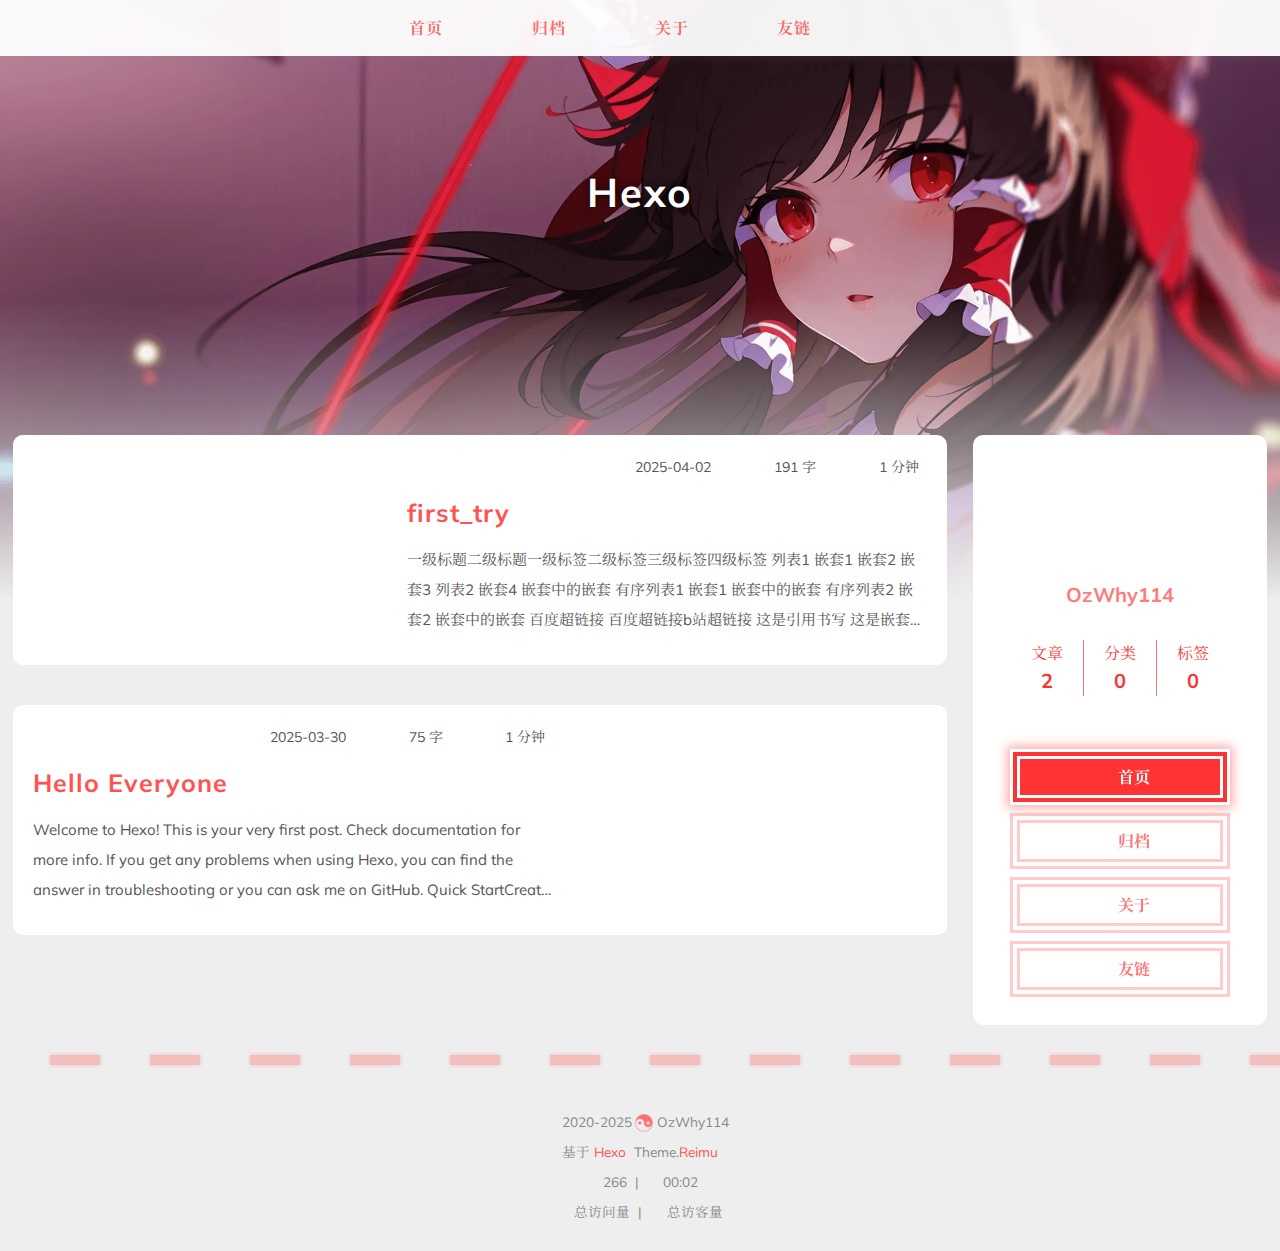
<file: index.html>
<!DOCTYPE html>
  <html lang="zh-CN"  
    
      data-theme-mode="auto"
    
  >
  <head>
  
  <meta charset="utf-8">
  

  

  

  <script>window.REIMU_CONFIG = {};window.REIMU_CONFIG.icon_font = '4552607_0khxww3tj3q9';window.REIMU_CONFIG.clipboard_tips = {"success":"复制成功(*^▽^*)","fail":"复制失败 (ﾟ⊿ﾟ)ﾂ","copyright":{"enable":false,"count":50,"content":"本文版权：本博客所有文章除特别声明外，均采用 BY-NC-SA 许可协议。转载请注明出处！"}};window.REIMU_CONFIG.code_block = {"expand":true};window.REIMU_CONFIG.base = 'http://example.com';</script>
  
  <title>
    
    Hexo
  </title>
  <meta name="viewport" content="width=device-width, initial-scale=1, shrink-to-fit=no">
  <link rel="preconnect" href="https://fonts.gstatic.com/" crossorigin><link rel="preload" as="style" href="https://fonts.googleapis.com/css?family=Mulish:400,400italic,700,700italic%7CNoto%20Serif%20SC:400,400italic,700,700italic&display=swap"><link rel="stylesheet" href="https://fonts.googleapis.com/css?family=Mulish:400,400italic,700,700italic%7CNoto%20Serif%20SC:400,400italic,700,700italic&display=swap" media="print" onload="this.media&#x3D;&#39;all&#39;">
  
    <link rel="preload" href="//at.alicdn.com/t/c/font_4552607_0khxww3tj3q9.woff2" as="font" type="font/woff2" crossorigin="anonymous">
  
  
    
<link rel="stylesheet" href="/css/loader.css">

  
  
    <meta property="og:type" content="website">
<meta property="og:title" content="Hexo">
<meta property="og:url" content="http://example.com/index.html">
<meta property="og:site_name" content="Hexo">
<meta property="og:locale" content="zh_CN">
<meta property="og:image" content="http://example.com/images/banner.webp">
<meta property="article:author" content="OzWhy114">
<meta name="twitter:card" content="summary">
<meta name="twitter:image" content="http://example.com/images/banner.webp">
  
  
    <link rel="alternate" href="/atom.xml" title="Hexo" type="application/atom+xml">
  
  
    <link rel="shortcut icon" href="/images/favicon.ico">
  
  
<link rel="stylesheet" href="/css/style.css">

  <link rel="preload" href="https://npm.webcache.cn/photoswipe@5.4.4/dist/photoswipe.css" as="style" onload="this.onload=null;this.rel='stylesheet'">
  
  
  
  
    
<script src="https://npm.webcache.cn/pace-js@1.2.4/pace.min.js" integrity="sha384-k6YtvFUEIuEFBdrLKJ3YAUbBki333tj1CSUisai5Cswsg9wcLNaPzsTHDswp4Az8" crossorigin="anonymous"></script>

  
  
    
<link rel="stylesheet" href="https://npm.webcache.cn/@reimujs/aos@0.1.0/dist/aos.css">

  
  
  
<meta name="generator" content="Hexo 7.3.0"></head>

  <body>
    
    
  <div id='loader'>
    <div class="loading-left-bg loading-bg"></div>
    <div class="loading-right-bg loading-bg"></div>
    <div class="spinner-box">
      <div class="loading-taichi">
        
          <svg width="150" height="150" viewBox="0 0 1024 1024" class="icon" version="1.1" xmlns="https://www.w3.org/2000/svg" shape-rendering="geometricPrecision">
            <path d="M303.5 432A80 80 0 0 1 291.5 592A80 80 0 0 1 303.5 432z" fill="var(--red-1, #ff5252)" />
            <path d="M512 65A447 447 0 0 1 512 959L512 929A417 417 0 0 0 512 95A417 417 0 0 0 512 929L512 959A447 447 0 0 1 512 65z 
           M512 95A417 417 0 0 1 929 512A208.5 208.5 0 0 1 720.5 720.5L720.5 592A80 80 0 0 0 720.5 432A80 80 0 0 0 720.5 592L720.5 720.5A208.5 208.5 0 0 1 512 512A208.5 208.5 0 0 0 303.5 303.5A208.5 208.5 0 0 0 95 512A417 417 0 0 1 512 95z" fill="var(--red-1, #ff5252)" />
          </svg>
        
      </div>
      <div class="loading-word">少女祈祷中...</div>
    </div>
  </div>
  </div>
  <script>
    var time = null;
    var startLoading = () => {
      time = Date.now();
      document.getElementById('loader').classList.remove("loading");
    }
    var endLoading = () => {
      if (!time) {
        document.body.style.overflow = 'auto';
        document.getElementById('loader').classList.add("loading");
      } else {
        if (Date.now() - time > 500) {
          time = null;
          document.body.style.overflow = 'auto';
          document.getElementById('loader').classList.add("loading");
        } else {
          setTimeout(endLoading, 500 - (Date.now() - time));
          time = null;
        }
      }
    }
    window.addEventListener('DOMContentLoaded', endLoading);
    document.getElementById('loader').addEventListener('click', endLoading);
  </script>

<div id="copy-tooltip" style="pointer-events: none; opacity: 0; transition: all 0.2s ease; position: fixed;top: 50%;left: 50%;z-index: 999;transform: translate(-50%, -50%);color: white;background: rgba(0, 0, 0, 0.5);padding: 10px 15px;border-radius: 10px;">
</div>


    <div id="container">
      <div id="wrap">
        <div id="header-nav">
  <nav id="main-nav">
    
      
        <span class="main-nav-link-wrap">
          <div class="main-nav-icon icon ">
            &#xf0c1;
          </div>
          <a class="main-nav-link" href="/">首页</a>
        </span>
      
        <span class="main-nav-link-wrap">
          <div class="main-nav-icon icon ">
            &#xf0c1;
          </div>
          <a class="main-nav-link" href="/archives">归档</a>
        </span>
      
        <span class="main-nav-link-wrap">
          <div class="main-nav-icon icon ">
            &#xf0c1;
          </div>
          <a class="main-nav-link" href="/about">关于</a>
        </span>
      
        <span class="main-nav-link-wrap">
          <div class="main-nav-icon icon ">
            &#xf0c1;
          </div>
          <a class="main-nav-link" href="/friend">友链</a>
        </span>
      
    
    <a id="main-nav-toggle" class="nav-icon"></a>
  </nav>
  <nav id="sub-nav">
    
      <a id="nav-rss-link" class="nav-icon" href="/atom.xml" title="RSS 订阅" target="_blank"></a>
    
    
    
  </nav>
  
</div>
<header id="header">
  
    
      <picture>
        
      </picture>
      
        <img fetchpriority="high" src="/images/banner.webp" alt="">
      
    
  
  <div id="header-outer">
    <div id="header-title">
      
        
        
          <a href="/" id="logo">
            <h1 data-aos="slide-up">Hexo</h1>
          </a>
        
      
      
        
        <h2 id="subtitle-wrap" data-aos="slide-down">
          
        </h2>
      
    </div>
  </div>
</header>

        <div id="content"  class="sidebar-right" >
          <aside id="sidebar">
  
  
  
  <div class="sidebar-wrapper ">
    <div class="sidebar-wrap" data-aos="fade-up">
      
        <div class="sidebar-author">
  <img data-src="/avatar/avatar.webp" data-sizes="auto" alt="OzWhy114" class="lazyload">
  <div class="sidebar-author-name">OzWhy114</div>
  <div class="sidebar-description"></div>
</div>
<div class="sidebar-state">
  <div class="sidebar-state-article">
    <div>文章</div>
    <div class="sidebar-state-number">2</div>
  </div>
  <div class="sidebar-state-category">
    <div>分类</div>
    <div class="sidebar-state-number">0</div>
  </div>
  <div class="sidebar-state-tag">
    <div>标签</div>
    <div class="sidebar-state-number">0</div>
  </div>
</div>
<div class="sidebar-social">
  
</div>
<div class="sidebar-menu">
  
    
      <div class="sidebar-menu-link-wrap">
        <a class="sidebar-menu-link-dummy" href="/" aria-label="首页"></a>
        <div class="sidebar-menu-icon icon ">
          &#xf0c1;
        </div>
        <div class="sidebar-menu-link">首页</div>
      </div>
    
      <div class="sidebar-menu-link-wrap">
        <a class="sidebar-menu-link-dummy" href="/archives" aria-label="归档"></a>
        <div class="sidebar-menu-icon icon ">
          &#xf0c1;
        </div>
        <div class="sidebar-menu-link">归档</div>
      </div>
    
      <div class="sidebar-menu-link-wrap">
        <a class="sidebar-menu-link-dummy" href="/about" aria-label="关于"></a>
        <div class="sidebar-menu-icon icon ">
          &#xf0c1;
        </div>
        <div class="sidebar-menu-link">关于</div>
      </div>
    
      <div class="sidebar-menu-link-wrap">
        <a class="sidebar-menu-link-dummy" href="/friend" aria-label="友链"></a>
        <div class="sidebar-menu-icon icon ">
          &#xf0c1;
        </div>
        <div class="sidebar-menu-link">友链</div>
      </div>
    
  
</div>

      
      
    </div>
  </div>

  <div class="sidebar-widget">
  
  </div>
  
</aside>

          <section id="main">
  
  
    
    
      <div class="post-wrapper">
  <div class="post-wrap-left" data-aos="fade-up">
    
      <a class="post-link" href="/2025/04/02/first-try/" aria-label="first_try"></a>
    
    
    <div class="post-cover-left">
      
        
        
          <img data-src="/images/banner.webp" data-sizes="auto" alt="first_try" class="lazyload">
        
      
    </div>
    <div class="post-info">
      <div class="post-meta">
        <span><span class="icon-calendar"></span>2025-04-02</span>
        <span><span class="icon-pencil"></span>191 字</span>
        <span><span class="icon-clock"></span>1 分钟</span>
      </div>
      <h2 class="post-title">first_try</h2>
      <article class="post-article">
        
          一级标题二级标题一级标签二级标签三级标签四级标签
列表1
嵌套1
嵌套2
嵌套3


列表2
嵌套4
嵌套中的嵌套






有序列表1
嵌套1
嵌套中的嵌套




有序列表2
嵌套2
嵌套中的嵌套





百度超链接
百度超链接b站超链接


这是引用书写

这是嵌套引用


12#include&amp;lt;stdio.h&amp;gt;#include&amp;lt;math.h&amp;gt;

然后来一个分隔符，可以用-

还可以用*

还有_

加粗1加粗2
斜体1斜体2
删除线



表格左边
表格中间
表格右边



left
mid
right


再多加一点



属性1
属性2
属性3
属性4

        
      </article>
    </div>
  </div>
</div>
      
    
      <div class="post-wrapper">
  <div class="post-wrap-right" data-aos="fade-up">
    
      <a class="post-link" href="/2025/03/30/hello-world/" aria-label="Hello Everyone"></a>
    
    
    <div class="post-cover-right">
      
        
        
          <img data-src="/images/banner.webp" data-sizes="auto" alt="Hello Everyone" class="lazyload">
        
      
    </div>
    <div class="post-info">
      <div class="post-meta">
        <span><span class="icon-calendar"></span>2025-03-30</span>
        <span><span class="icon-pencil"></span>75 字</span>
        <span><span class="icon-clock"></span>1 分钟</span>
      </div>
      <h2 class="post-title">Hello Everyone</h2>
      <article class="post-article">
        
          Welcome to Hexo! This is your very first post. Check documentation for more info. If you get any problems when using Hexo, you can find the answer in troubleshooting or you can ask me on GitHub.
Quick StartCreate a new post1$ hexo new &amp;quot;My New Post&amp;quot;

More info: Writing
Run server1$ hexo ser
        
      </article>
    </div>
  </div>
</div>
      
    
  



</section>
        </div>
        
        
        <footer id="footer">
  <div style="width: 100%; overflow: hidden">
    <div class="footer-line"></div>
  </div>
  <div id="footer-info">
    
    <div>
      <span class="icon-copyright"></span>
      2020-2025
      <span class="footer-info-sep rotate"></span>
      OzWhy114
    </div>
    
      <div>
        基于&nbsp;<a href="https://hexo.io/" rel="noopener external nofollow noreferrer" target="_blank">Hexo</a>&nbsp;
        Theme.<a href="https://github.com/D-Sketon/hexo-theme-reimu" rel="noopener external nofollow noreferrer" target="_blank">Reimu</a>
      </div>
    
    
      <div>
        <span class="icon-brush"></span>
        266
        &nbsp;|&nbsp;
        <span class="icon-coffee"></span>
        00:02
      </div>
    
    
    
    
      <div>
        <span class="icon-eye"></span>
        <span id="busuanzi_container_site_pv">总访问量&nbsp;<span id="busuanzi_value_site_pv"></span></span>
        &nbsp;|&nbsp;
        <span class="icon-user"></span>
        <span id="busuanzi_container_site_uv">总访客量&nbsp;<span id="busuanzi_value_site_uv"></span></span>
      </div>
    
  </div>
</footer>

        
          <div class="sidebar-top">
            <div class="sidebar-top-taichi rotate"></div>
            <div class="arrow-up"></div>
          </div>
        
        <div id="mask" class="hide"></div>
      </div>
      <nav id="mobile-nav">
  <div class="sidebar-wrap">
    
      <div class="sidebar-author">
  <img data-src="/avatar/avatar.webp" data-sizes="auto" alt="OzWhy114" class="lazyload">
  <div class="sidebar-author-name">OzWhy114</div>
  <div class="sidebar-description"></div>
</div>
<div class="sidebar-state">
  <div class="sidebar-state-article">
    <div>文章</div>
    <div class="sidebar-state-number">2</div>
  </div>
  <div class="sidebar-state-category">
    <div>分类</div>
    <div class="sidebar-state-number">0</div>
  </div>
  <div class="sidebar-state-tag">
    <div>标签</div>
    <div class="sidebar-state-number">0</div>
  </div>
</div>
<div class="sidebar-social">
  
</div>
<div class="sidebar-menu">
  
    
      <div class="sidebar-menu-link-wrap">
        <a class="sidebar-menu-link-dummy" href="/" aria-label="首页"></a>
        <div class="sidebar-menu-icon icon ">
          &#xf0c1;
        </div>
        <div class="sidebar-menu-link">首页</div>
      </div>
    
      <div class="sidebar-menu-link-wrap">
        <a class="sidebar-menu-link-dummy" href="/archives" aria-label="归档"></a>
        <div class="sidebar-menu-icon icon ">
          &#xf0c1;
        </div>
        <div class="sidebar-menu-link">归档</div>
      </div>
    
      <div class="sidebar-menu-link-wrap">
        <a class="sidebar-menu-link-dummy" href="/about" aria-label="关于"></a>
        <div class="sidebar-menu-icon icon ">
          &#xf0c1;
        </div>
        <div class="sidebar-menu-link">关于</div>
      </div>
    
      <div class="sidebar-menu-link-wrap">
        <a class="sidebar-menu-link-dummy" href="/friend" aria-label="友链"></a>
        <div class="sidebar-menu-icon icon ">
          &#xf0c1;
        </div>
        <div class="sidebar-menu-link">友链</div>
      </div>
    
  
</div>

    
  </div>
  
</nav>

    </div>
    
    
<script src="https://npm.webcache.cn/lazysizes@5.3.2/lazysizes.min.js" integrity="sha384-3gT&#x2F;vsepWkfz&#x2F;ff7PpWNUeMzeWoH3cDhm&#x2F;A8jM7ouoAK0&#x2F;fP&#x2F;9bcHHR5kHq2nf+e" crossorigin="anonymous"></script>


<script src="https://npm.webcache.cn/clipboard@2.0.11/dist/clipboard.min.js" integrity="sha384-J08i8An&#x2F;QeARD9ExYpvphB8BsyOj3Gh2TSh1aLINKO3L0cMSH2dN3E22zFoXEi0Q" crossorigin="anonymous"></script>



<script src="/js/script.js"></script>



  
<script src="/js/aos.js"></script>

  <script>
    var aosInit = () => {
      AOS.init({
        duration: 1000,
        easing: "ease",
        once: true,
        offset: 50,
      });
    };
    if (document.readyState === 'loading') {
      document.addEventListener('DOMContentLoaded', aosInit);
    } else {
      aosInit();
    }
  </script>



<script src="/js/pjax_script.js" data-pjax></script>







  
<script src="https://npm.webcache.cn/mouse-firework@0.1.0/dist/index.umd.js" integrity="sha384-KM6i7tu43nYd6e0beIljxHMC5tZc58XBDu7pPA58w50h18Jsx7gLdimfS09RXlKv" crossorigin="anonymous"></script>

  <script>
    window.firework && window.firework(JSON.parse('{"excludeElements":["a","button"],"particles":[{"shape":"circle","move":["emit"],"easing":"easeOutExpo","colors":["#ff5252","#ff7c7c","#ffafaf","#ffd0d0"],"number":20,"duration":[1200,1800],"shapeOptions":{"radius":[16,32],"alpha":[0.3,0.5]}},{"shape":"circle","move":["diffuse"],"easing":"easeOutExpo","colors":["#ff0000"],"number":1,"duration":[1200,1800],"shapeOptions":{"radius":20,"alpha":[0.2,0.5],"lineWidth":6}}]}'))
  </script>










<div id="lazy-script">
  <div>
       
    
    
      
    
    
  </div>
</div>


  <script>
    console.log(String.raw`%c 
 ______     ______     __     __    __     __  __    
/\  == \   /\  ___\   /\ \   /\ "-./  \   /\ \/\ \   
\ \  __<   \ \  __\   \ \ \  \ \ \-./\ \  \ \ \_\ \  
 \ \_\ \_\  \ \_____\  \ \_\  \ \_\ \ \_\  \ \_____\ 
  \/_/ /_/   \/_____/   \/_/   \/_/  \/_/   \/_____/ 
                                                  
`,'color: #ff5252;')
    console.log('%c Theme.Reimu v' + '1.6.0' + ' %c https://github.com/D-Sketon/hexo-theme-reimu ', 'color: white; background: #ff5252; padding:5px 0;', 'padding:4px;border:1px solid #ff5252;')
  </script>
  



  
<script src="https://npm.webcache.cn/busuanzi@2.3.0/bsz.pure.mini.js" integrity="sha384-0M75wtSkhjIInv4coYlaJU83+OypaRCIq2SukQVQX04eGTCBXJDuWAbJet56id+S" crossorigin="anonymous" async></script>




<script>
  if ('serviceWorker' in navigator) {
    navigator.serviceWorker.getRegistrations().then((registrations) => {
      for (let registration of registrations) {
        registration.unregister();
      }
    });
  }
</script>









    
  </body>
  </html>
</file>
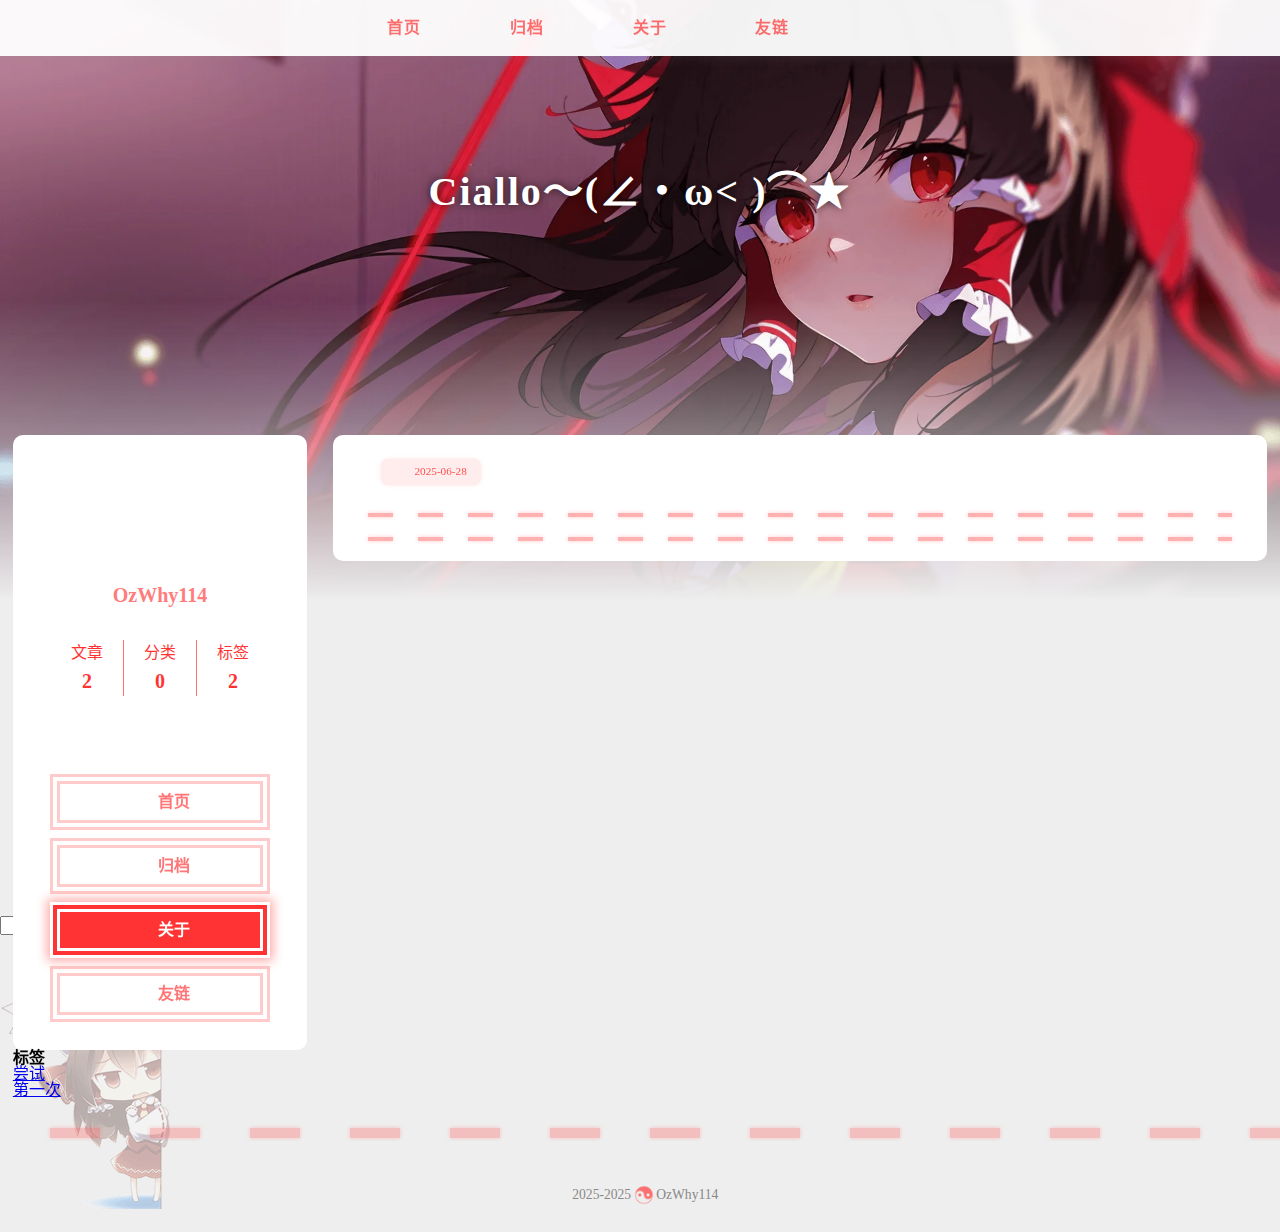
<file: about/index.html>
<!DOCTYPE html>
  <html lang="zh-CN"  
    
      data-theme-mode="auto"
    
  >
  <head>
  
  <meta charset="utf-8">
  

  

  

  <script>window.REIMU_CONFIG = {};window.REIMU_CONFIG.clipboard_tips = {"success":"复制成功～(∠・ω< )⌒★","fail":"复制失败 (ﾟ⊿ﾟ)ﾂ","copyright":{"enable":false,"count":50,"content":"本文版权：本博客所有文章除特别声明外，均采用 BY-NC-SA 许可协议。转载请注明出处！"}};window.REIMU_CONFIG.code_block = {"expand":true};window.REIMU_CONFIG.base = 'https://ozwhy114.github.io';</script>
  
  <title>
    
    Ciallo～(∠・ω&lt; )⌒★
  </title>
  <meta name="viewport" content="width=device-width, initial-scale=1, shrink-to-fit=no">
  <link rel="preconnect" href="https://fonts.gstatic.com/" crossorigin><link rel="preload" as="style" href="https://fonts.googleapis.com/css?family=Noto%20Sans%20SC:400,400italic,700,700italic%7CNoto%20Sans%20SC:400,400italic,700,700italic&display=swap"><link rel="stylesheet" href="https://fonts.googleapis.com/css?family=Noto%20Sans%20SC:400,400italic,700,700italic%7CNoto%20Sans%20SC:400,400italic,700,700italic&display=swap" media="print" onload="this.media&#x3D;&#39;all&#39;">
  
    
<link rel="stylesheet" href="https://npm.webcache.cn/@fortawesome/fontawesome-free@6.5.1/css/regular.min.css">
<link rel="stylesheet" href="https://npm.webcache.cn/@fortawesome/fontawesome-free@6.5.1/css/solid.min.css">

    <link rel="preload" href="https://npm.webcache.cn/@fortawesome/fontawesome-free@6.5.1/css/brands.min.css" as="style" onload="this.onload=null;this.rel='stylesheet'">
<link rel="preload" href="https://npm.webcache.cn/@fortawesome/fontawesome-free@6.5.1/css/v5-font-face.min.css" as="style" onload="this.onload=null;this.rel='stylesheet'">
<link rel="preload" href="https://npm.webcache.cn/@fortawesome/fontawesome-free@6.5.1/css/v4-font-face.min.css" as="style" onload="this.onload=null;this.rel='stylesheet'">
  
  
    
<link rel="stylesheet" href="/css/loader.css">

  
  
    <meta property="og:type" content="website">
<meta property="og:title" content="Ciallo～(∠・ω&lt; )⌒★">
<meta property="og:url" content="https://ozwhy114.github.io/about/index.html">
<meta property="og:site_name" content="Ciallo～(∠・ω&lt; )⌒★">
<meta property="og:locale" content="zh_CN">
<meta property="og:image" content="https://ozwhy114.github.io/images/banner.webp">
<meta property="article:published_time" content="2025-06-28T03:43:23.072Z">
<meta property="article:modified_time" content="2025-06-28T03:43:14.929Z">
<meta property="article:author" content="OzWhy114">
<meta name="twitter:card" content="summary">
<meta name="twitter:image" content="https://ozwhy114.github.io/images/banner.webp">
  
  
    <link rel="alternate" href="/atom.xml" title="Ciallo～(∠・ω< )⌒★" type="application/atom+xml">
  
  
    <link rel="shortcut icon" href="/images/favicon.ico">
  
  
<link rel="stylesheet" href="/css/style.css">

  <link rel="preload" href="https://npm.webcache.cn/photoswipe@5.4.4/dist/photoswipe.css" as="style" onload="this.onload=null;this.rel='stylesheet'">
  
  
  
  
    
<script src="https://npm.webcache.cn/pace-js@1.2.4/pace.min.js" integrity="sha384-k6YtvFUEIuEFBdrLKJ3YAUbBki333tj1CSUisai5Cswsg9wcLNaPzsTHDswp4Az8" crossorigin="anonymous"></script>

  
  
    
<link rel="stylesheet" href="https://npm.webcache.cn/@reimujs/aos@0.1.0/dist/aos.css">

  
  
  
<meta name="generator" content="Hexo 7.3.0"></head>

  <body>
    
    
  <div id='loader'>
    <div class="loading-left-bg loading-bg"></div>
    <div class="loading-right-bg loading-bg"></div>
    <div class="spinner-box">
      <div class="loading-taichi">
      </div>
      <div class="loading-word">
        <span style="--i: 1">C</span>
        <span style="--i: 2">i</span>
        <span style="--i: 3">a</span>
        <span style="--i: 4">l</span>
        <span style="--i: 5">l</span>
        <span style="--i: 6">o</span>
        <span style="--i: 7">～</span>
        <span style="--i: 8">(</span>
        <span style="--i: 9">&ang;</span>
        <span style="--i: 10">・</span>
        <span style="--i: 11">ω</span>
        <span style="--i: 12">&lt;</span>
        <span style="--i: 13">)</span>
        <span style="--i: 14">⌒</span>
        <span style="--i: 15">★</span>
      </div>
    </div>
  </div>
  </div>
  <script>
    var time = null;
    var startLoading = () => {
      time = Date.now();
      document.getElementById('loader').classList.remove("loading");
    }
    var endLoading = () => {
      if (!time) {
        document.body.style.overflow = 'auto';
        document.getElementById('loader').classList.add("loading");
      } else {
        if (Date.now() - time > 500) {
          time = null;
          document.body.style.overflow = 'auto';
          document.getElementById('loader').classList.add("loading");
        } else {
          setTimeout(endLoading, 500 - (Date.now() - time));
          time = null;
        }
      }
    }
    window.addEventListener('DOMContentLoaded', endLoading);
    document.getElementById('loader').addEventListener('click', endLoading);
  </script>
  
    <div id="copy-tooltip"
      style="pointer-events: none; opacity: 0; transition: all 0.2s ease; position: fixed;top: 50%;left: 50%;z-index: 999;transform: translate(-50%, -50%);color: white;background: rgba(0, 0, 0, 0.5);padding: 10px 15px;border-radius: 10px;">
    </div>

    
    <div id="container">
      <div id="wrap">
        <div id="header-nav">
  <nav id="main-nav">
    
      
        <span class="main-nav-link-wrap">
          <div class="main-nav-icon icon ">
            &#xf015;
          </div>
          <a class="main-nav-link" href="/">首页</a>
        </span>
      
        <span class="main-nav-link-wrap">
          <div class="main-nav-icon icon ">
            &#xf187;
          </div>
          <a class="main-nav-link" href="/archives">归档</a>
        </span>
      
        <span class="main-nav-link-wrap">
          <div class="main-nav-icon icon ">
            &#xf05a;
          </div>
          <a class="main-nav-link" href="/about">关于</a>
        </span>
      
        <span class="main-nav-link-wrap">
          <div class="main-nav-icon icon ">
            &#xf0c1;
          </div>
          <a class="main-nav-link" href="/friend">友链</a>
        </span>
      
    
    <a id="main-nav-toggle" class="nav-icon"></a>
  </nav>
  <nav id="sub-nav">
    
      <a id="nav-rss-link" class="nav-icon" href="/atom.xml" title="RSS 订阅" target="_blank"></a>
    
    
    
      <a id="nav-search-btn" class="nav-icon popup-trigger" title="搜索"></a>
    
  </nav>
  
</div>
<header id="header">
  
    
      <picture>
        
      </picture>
      
        <img fetchpriority="high" src="/images/banner.webp" alt="">
      
    
  
  <div id="header-outer">
    <div id="header-title">
      
        
        
          <a href="/" id="logo">
            <h1 data-aos="slide-up">Ciallo～(∠・ω&lt; )⌒★</h1>
          </a>
        
      
      
        
        <h2 id="subtitle-wrap" data-aos="slide-down">
          
        </h2>
      
    </div>
  </div>
</header>

        <div id="content" class="sidebar-left"  >
          <aside id="sidebar">
  
  
  
  <div class="sidebar-wrapper ">
    <div class="sidebar-wrap" data-aos="fade-up">
      
        <div class="sidebar-author">
  <img data-src="/avatar/avatar.webp" data-sizes="auto" alt="OzWhy114" class="lazyload">
  <div class="sidebar-author-name">OzWhy114</div>
  <div class="sidebar-description"></div>
</div>
<div class="sidebar-state">
  <div class="sidebar-state-article">
    <div>文章</div>
    <div class="sidebar-state-number">2</div>
  </div>
  <div class="sidebar-state-category">
    <div>分类</div>
    <div class="sidebar-state-number">0</div>
  </div>
  <div class="sidebar-state-tag">
    <div>标签</div>
    <div class="sidebar-state-number">2</div>
  </div>
</div>
<div class="sidebar-social">
  
    <div class="icon-github sidebar-social-icon">
      <a href=https://github.com/OzWhy114 itemprop="url" target="_blank" aria-label="github" rel="noopener external nofollow noreferrer"></a>
    </div>
  
    <div class="icon-bilibili sidebar-social-icon">
      <a href=https://space.bilibili.com/313087797?spm_id_from=333.1007.0.0 itemprop="url" target="_blank" aria-label="bilibili" rel="noopener external nofollow noreferrer"></a>
    </div>
  
</div>
<div class="sidebar-menu">
  
    
      <div class="sidebar-menu-link-wrap">
        <a class="sidebar-menu-link-dummy" href="/" aria-label="首页"></a>
        <div class="sidebar-menu-icon icon ">
          &#xf015;
        </div>
        <div class="sidebar-menu-link">首页</div>
      </div>
    
      <div class="sidebar-menu-link-wrap">
        <a class="sidebar-menu-link-dummy" href="/archives" aria-label="归档"></a>
        <div class="sidebar-menu-icon icon ">
          &#xf187;
        </div>
        <div class="sidebar-menu-link">归档</div>
      </div>
    
      <div class="sidebar-menu-link-wrap">
        <a class="sidebar-menu-link-dummy" href="/about" aria-label="关于"></a>
        <div class="sidebar-menu-icon icon ">
          &#xf05a;
        </div>
        <div class="sidebar-menu-link">关于</div>
      </div>
    
      <div class="sidebar-menu-link-wrap">
        <a class="sidebar-menu-link-dummy" href="/friend" aria-label="友链"></a>
        <div class="sidebar-menu-icon icon ">
          &#xf0c1;
        </div>
        <div class="sidebar-menu-link">友链</div>
      </div>
    
  
</div>

      
      
    </div>
  </div>

  <div class="sidebar-widget">
  
    
      

    
      
  <div class="widget-wrapper">
    <div class="widget-wrap" data-aos="fade-up">
      <h3 class="widget-title">标签</h3>
      <div class="widget">
        <ul class="tag-list" itemprop="keywords"><li class="tag-list-item"><a class="tag-list-link" href="/tags/%E5%B0%9D%E8%AF%95/" rel="tag">尝试</a></li><li class="tag-list-item"><a class="tag-list-link" href="/tags/%E7%AC%AC%E4%B8%80%E6%AC%A1/" rel="tag">第一次</a></li></ul>
      </div>
    </div>
  </div>


    
  
  </div>
  
</aside>

          <section id="main"><article id="page-" class="h-entry article article-type-page" itemprop="blogPost" itemscope itemtype="https://schema.org/BlogPosting">
  <div class="article-inner" data-aos="fade-up">
    <div class="article-meta">
      <div class="article-date">
  <span class="article-date-link" data-aos="zoom-in">
    <time datetime="2025-06-28T03:43:23.072Z" itemprop="datePublished">2025-06-28</time>
    <time style="display: none;" id="post-update-time">2025-06-28</time>
  </span>
</div>

      

    </div>
    <div class="hr-line"></div>
    

    <div class="e-content article-entry" itemprop="articleBody">
      
      
        
      
    </div>
    <footer class="article-footer">
      
      
      
      
      
      
      
      
      

    </footer>
  </div>
  

</article>






</section>
        </div>
        
        
        <footer id="footer">
  <div style="width: 100%; overflow: hidden">
    <div class="footer-line"></div>
  </div>
  <div id="footer-info">
    
    <div>
      <span class="icon-copyright"></span>
      2025-2025
      <span class="footer-info-sep "></span>
      OzWhy114
    </div>
    
    
    
    
    
  </div>
</footer>

        
          <div class="sidebar-top">
            <div class="sidebar-top-taichi "></div>
            <div class="arrow-up"></div>
          </div>
        
        <div id="mask" class="hide"></div>
      </div>
      <nav id="mobile-nav">
  <div class="sidebar-wrap">
    
      <div class="sidebar-author">
  <img data-src="/avatar/avatar.webp" data-sizes="auto" alt="OzWhy114" class="lazyload">
  <div class="sidebar-author-name">OzWhy114</div>
  <div class="sidebar-description"></div>
</div>
<div class="sidebar-state">
  <div class="sidebar-state-article">
    <div>文章</div>
    <div class="sidebar-state-number">2</div>
  </div>
  <div class="sidebar-state-category">
    <div>分类</div>
    <div class="sidebar-state-number">0</div>
  </div>
  <div class="sidebar-state-tag">
    <div>标签</div>
    <div class="sidebar-state-number">2</div>
  </div>
</div>
<div class="sidebar-social">
  
    <div class="icon-github sidebar-social-icon">
      <a href=https://github.com/OzWhy114 itemprop="url" target="_blank" aria-label="github" rel="noopener external nofollow noreferrer"></a>
    </div>
  
    <div class="icon-bilibili sidebar-social-icon">
      <a href=https://space.bilibili.com/313087797?spm_id_from=333.1007.0.0 itemprop="url" target="_blank" aria-label="bilibili" rel="noopener external nofollow noreferrer"></a>
    </div>
  
</div>
<div class="sidebar-menu">
  
    
      <div class="sidebar-menu-link-wrap">
        <a class="sidebar-menu-link-dummy" href="/" aria-label="首页"></a>
        <div class="sidebar-menu-icon icon ">
          &#xf015;
        </div>
        <div class="sidebar-menu-link">首页</div>
      </div>
    
      <div class="sidebar-menu-link-wrap">
        <a class="sidebar-menu-link-dummy" href="/archives" aria-label="归档"></a>
        <div class="sidebar-menu-icon icon ">
          &#xf187;
        </div>
        <div class="sidebar-menu-link">归档</div>
      </div>
    
      <div class="sidebar-menu-link-wrap">
        <a class="sidebar-menu-link-dummy" href="/about" aria-label="关于"></a>
        <div class="sidebar-menu-icon icon ">
          &#xf05a;
        </div>
        <div class="sidebar-menu-link">关于</div>
      </div>
    
      <div class="sidebar-menu-link-wrap">
        <a class="sidebar-menu-link-dummy" href="/friend" aria-label="友链"></a>
        <div class="sidebar-menu-icon icon ">
          &#xf0c1;
        </div>
        <div class="sidebar-menu-link">友链</div>
      </div>
    
  
</div>

    
  </div>
  
</nav>

    </div>
    
      <div class="site-search">
        <div class="reimu-popup popup">
          <div class="reimu-search">
            <div class="reimu-search-input-icon"></div>
            <div class="reimu-search-input" id="reimu-search-input"></div>
            <div class="popup-btn-close"></div>
          </div>
          <div class="reimu-results">
            <div id="reimu-stats"></div>
            <div id="reimu-hits"></div>
            <div id="reimu-pagination" class="reimu-pagination"></div>
          </div>
          <img class="reimu-bg" src="/images/reimu.png"/>
        </div>
      </div>
    
    
<script src="https://npm.webcache.cn/lazysizes@5.3.2/lazysizes.min.js" integrity="sha384-3gT&#x2F;vsepWkfz&#x2F;ff7PpWNUeMzeWoH3cDhm&#x2F;A8jM7ouoAK0&#x2F;fP&#x2F;9bcHHR5kHq2nf+e" crossorigin="anonymous"></script>


<script src="https://npm.webcache.cn/clipboard@2.0.11/dist/clipboard.min.js" integrity="sha384-J08i8An&#x2F;QeARD9ExYpvphB8BsyOj3Gh2TSh1aLINKO3L0cMSH2dN3E22zFoXEi0Q" crossorigin="anonymous"></script>



<script src="/js/script.js"></script>



  
<script src="/js/aos.js"></script>

  <script>
    var aosInit = () => {
      AOS.init({
        duration: 1000,
        easing: "ease",
        once: true,
        offset: 50,
      });
    };
    if (document.readyState === 'loading') {
      document.addEventListener('DOMContentLoaded', aosInit);
    } else {
      aosInit();
    }
  </script>



<script src="/js/pjax_script.js" data-pjax></script>



  
<script src="/js/generator_search.js" defer></script>






  
<script src="https://npm.webcache.cn/mouse-firework@0.1.0/dist/index.umd.js" integrity="sha384-KM6i7tu43nYd6e0beIljxHMC5tZc58XBDu7pPA58w50h18Jsx7gLdimfS09RXlKv" crossorigin="anonymous"></script>

  <script>
    window.firework && window.firework(JSON.parse('{"excludeElements":["a","button"],"particles":[{"shape":"circle","move":["emit"],"easing":"easeOutExpo","colors":["#525252","#7c7c7c","#afafaf","#d0d0d0"],"number":20,"duration":[1200,1800],"shapeOptions":{"radius":[16,32],"alpha":[0.3,0.5]}},{"shape":"circle","move":["diffuse"],"easing":"easeOutExpo","colors":["#000000"],"number":1,"duration":[1200,1800],"shapeOptions":{"radius":20,"alpha":[0.2,0.5],"lineWidth":6}}]}'))
  </script>










<div id="lazy-script">
  <div>
    
      
      
      <script data-pjax>
        window.REIMU_POST = {
          author: "OzWhy114",
          title: "",
          url: "https://ozwhy114.github.io/about/index.html",
          excerpt: "",
          description: "",
          stripContent: "",
          date: "Sat Jun 28 2025 11:43:23 GMT+0800",
          updated: "Sat Jun 28 2025 11:43:14 GMT+0800",
          cover: "/images/banner.webp",
        };
      </script>
       
    
    
      
        
<script src="/js/insert_highlight.js" data-pjax></script>

        
      
    
    
      <script type="module" data-pjax>
        const PhotoSwipeLightbox = (await safeImport("https://npm.webcache.cn/photoswipe@5.4.4/dist/photoswipe-lightbox.esm.min.js", "sha384-DiL6M/gG+wmTxmCRZyD1zee6lIhawn5TGvED0FOh7fXcN9B0aZ9dexSF/N6lrZi/")).default;
        
        const pswp = () => {
          if (_$$('.article-entry a.article-gallery-item').length > 0) {
            new PhotoSwipeLightbox({
              gallery: '.article-entry',
              children: 'a.article-gallery-item',
              pswpModule: () => safeImport("https://npm.webcache.cn/photoswipe@5.4.4/dist/photoswipe.esm.min.js", "sha384-WkkO3GCmgkC3VQWpaV8DqhKJqpzpF9JoByxDmnV8+oTJ7m3DfYEWX1fu1scuS4+s")
            }).init();
          }
          if(_$$('.article-gallery a.article-gallery-item').length > 0) {
            new PhotoSwipeLightbox({
              gallery: '.article-gallery',
              children: 'a.article-gallery-item',
              pswpModule: () => safeImport("https://npm.webcache.cn/photoswipe@5.4.4/dist/photoswipe.esm.min.js", "sha384-WkkO3GCmgkC3VQWpaV8DqhKJqpzpF9JoByxDmnV8+oTJ7m3DfYEWX1fu1scuS4+s")
            }).init();
          }
          window.lightboxStatus = 'done';
          window.removeEventListener('lightbox:ready', pswp);
        }
        if(window.lightboxStatus === 'ready') {
          pswp()
        } else {
          window.addEventListener('lightbox:ready', pswp);
        }
      </script>
      








    
  </div>
</div>


  <script>
    console.log(String.raw`%c 
 ______     ______     __     __    __     __  __    
/\  == \   /\  ___\   /\ \   /\ "-./  \   /\ \/\ \   
\ \  __<   \ \  __\   \ \ \  \ \ \-./\ \  \ \ \_\ \  
 \ \_\ \_\  \ \_____\  \ \_\  \ \_\ \ \_\  \ \_____\ 
  \/_/ /_/   \/_____/   \/_/   \/_/  \/_/   \/_____/ 
                                                  
`,'color: #ff5252;')
    console.log('%c Theme.Reimu v' + '1.6.0' + ' %c https://github.com/D-Sketon/hexo-theme-reimu ', 'color: white; background: #ff5252; padding:5px 0;', 'padding:4px;border:1px solid #ff5252;')
  </script>
  





<script>
  if ('serviceWorker' in navigator) {
    navigator.serviceWorker.getRegistrations().then((registrations) => {
      for (let registration of registrations) {
        registration.unregister();
      }
    });
  }
</script>









    
  </body>
  </html>
</file>
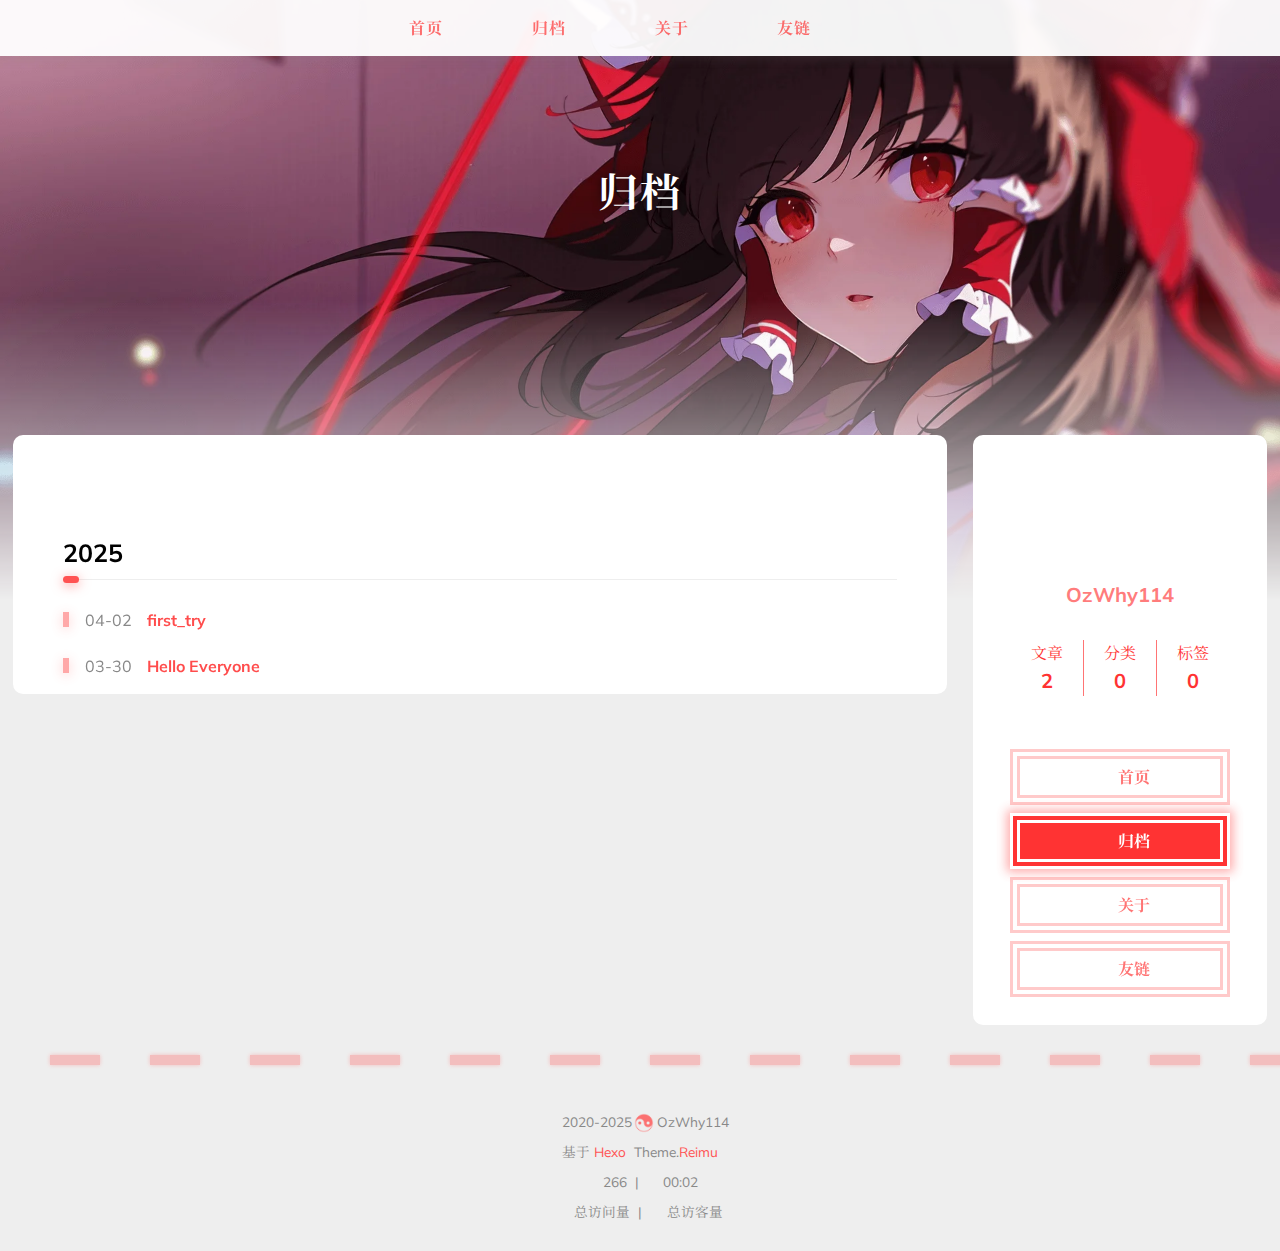
<file: archives/index.html>
<!DOCTYPE html>
  <html lang="zh-CN"  
    
      data-theme-mode="auto"
    
  >
  <head>
  
  <meta charset="utf-8">
  

  

  

  <script>window.REIMU_CONFIG = {};window.REIMU_CONFIG.icon_font = '4552607_0khxww3tj3q9';window.REIMU_CONFIG.clipboard_tips = {"success":"复制成功(*^▽^*)","fail":"复制失败 (ﾟ⊿ﾟ)ﾂ","copyright":{"enable":false,"count":50,"content":"本文版权：本博客所有文章除特别声明外，均采用 BY-NC-SA 许可协议。转载请注明出处！"}};window.REIMU_CONFIG.code_block = {"expand":true};window.REIMU_CONFIG.base = 'http://example.com';</script>
  
  <title>
    归档 |
    
    Hexo
  </title>
  <meta name="viewport" content="width=device-width, initial-scale=1, shrink-to-fit=no">
  <link rel="preconnect" href="https://fonts.gstatic.com/" crossorigin><link rel="preload" as="style" href="https://fonts.googleapis.com/css?family=Mulish:400,400italic,700,700italic%7CNoto%20Serif%20SC:400,400italic,700,700italic&display=swap"><link rel="stylesheet" href="https://fonts.googleapis.com/css?family=Mulish:400,400italic,700,700italic%7CNoto%20Serif%20SC:400,400italic,700,700italic&display=swap" media="print" onload="this.media&#x3D;&#39;all&#39;">
  
    <link rel="preload" href="//at.alicdn.com/t/c/font_4552607_0khxww3tj3q9.woff2" as="font" type="font/woff2" crossorigin="anonymous">
  
  
    
<link rel="stylesheet" href="/css/loader.css">

  
  
    <meta property="og:type" content="website">
<meta property="og:title" content="Hexo">
<meta property="og:url" content="http://example.com/archives/index.html">
<meta property="og:site_name" content="Hexo">
<meta property="og:locale" content="zh_CN">
<meta property="og:image" content="http://example.com/images/banner.webp">
<meta property="article:author" content="OzWhy114">
<meta name="twitter:card" content="summary">
<meta name="twitter:image" content="http://example.com/images/banner.webp">
  
  
    <link rel="alternate" href="/atom.xml" title="Hexo" type="application/atom+xml">
  
  
    <link rel="shortcut icon" href="/images/favicon.ico">
  
  
<link rel="stylesheet" href="/css/style.css">

  <link rel="preload" href="https://npm.webcache.cn/photoswipe@5.4.4/dist/photoswipe.css" as="style" onload="this.onload=null;this.rel='stylesheet'">
  
  
  
  
    
<script src="https://npm.webcache.cn/pace-js@1.2.4/pace.min.js" integrity="sha384-k6YtvFUEIuEFBdrLKJ3YAUbBki333tj1CSUisai5Cswsg9wcLNaPzsTHDswp4Az8" crossorigin="anonymous"></script>

  
  
    
<link rel="stylesheet" href="https://npm.webcache.cn/@reimujs/aos@0.1.0/dist/aos.css">

  
  
  
<meta name="generator" content="Hexo 7.3.0"></head>

  <body>
    
    
  <div id='loader'>
    <div class="loading-left-bg loading-bg"></div>
    <div class="loading-right-bg loading-bg"></div>
    <div class="spinner-box">
      <div class="loading-taichi">
        
          <svg width="150" height="150" viewBox="0 0 1024 1024" class="icon" version="1.1" xmlns="https://www.w3.org/2000/svg" shape-rendering="geometricPrecision">
            <path d="M303.5 432A80 80 0 0 1 291.5 592A80 80 0 0 1 303.5 432z" fill="var(--red-1, #ff5252)" />
            <path d="M512 65A447 447 0 0 1 512 959L512 929A417 417 0 0 0 512 95A417 417 0 0 0 512 929L512 959A447 447 0 0 1 512 65z 
           M512 95A417 417 0 0 1 929 512A208.5 208.5 0 0 1 720.5 720.5L720.5 592A80 80 0 0 0 720.5 432A80 80 0 0 0 720.5 592L720.5 720.5A208.5 208.5 0 0 1 512 512A208.5 208.5 0 0 0 303.5 303.5A208.5 208.5 0 0 0 95 512A417 417 0 0 1 512 95z" fill="var(--red-1, #ff5252)" />
          </svg>
        
      </div>
      <div class="loading-word">少女祈祷中...</div>
    </div>
  </div>
  </div>
  <script>
    var time = null;
    var startLoading = () => {
      time = Date.now();
      document.getElementById('loader').classList.remove("loading");
    }
    var endLoading = () => {
      if (!time) {
        document.body.style.overflow = 'auto';
        document.getElementById('loader').classList.add("loading");
      } else {
        if (Date.now() - time > 500) {
          time = null;
          document.body.style.overflow = 'auto';
          document.getElementById('loader').classList.add("loading");
        } else {
          setTimeout(endLoading, 500 - (Date.now() - time));
          time = null;
        }
      }
    }
    window.addEventListener('DOMContentLoaded', endLoading);
    document.getElementById('loader').addEventListener('click', endLoading);
  </script>

<div id="copy-tooltip" style="pointer-events: none; opacity: 0; transition: all 0.2s ease; position: fixed;top: 50%;left: 50%;z-index: 999;transform: translate(-50%, -50%);color: white;background: rgba(0, 0, 0, 0.5);padding: 10px 15px;border-radius: 10px;">
</div>


    <div id="container">
      <div id="wrap">
        <div id="header-nav">
  <nav id="main-nav">
    
      
        <span class="main-nav-link-wrap">
          <div class="main-nav-icon icon ">
            &#xf0c1;
          </div>
          <a class="main-nav-link" href="/">首页</a>
        </span>
      
        <span class="main-nav-link-wrap">
          <div class="main-nav-icon icon ">
            &#xf0c1;
          </div>
          <a class="main-nav-link" href="/archives">归档</a>
        </span>
      
        <span class="main-nav-link-wrap">
          <div class="main-nav-icon icon ">
            &#xf0c1;
          </div>
          <a class="main-nav-link" href="/about">关于</a>
        </span>
      
        <span class="main-nav-link-wrap">
          <div class="main-nav-icon icon ">
            &#xf0c1;
          </div>
          <a class="main-nav-link" href="/friend">友链</a>
        </span>
      
    
    <a id="main-nav-toggle" class="nav-icon"></a>
  </nav>
  <nav id="sub-nav">
    
      <a id="nav-rss-link" class="nav-icon" href="/atom.xml" title="RSS 订阅" target="_blank"></a>
    
    
    
  </nav>
  
</div>
<header id="header">
  
    
      <picture>
        
      </picture>
      
        <img fetchpriority="high" src="/images/banner.webp" alt="">
      
    
  
  <div id="header-outer">
    <div id="header-title">
      
        
        
          <a href="/" id="logo">
            <h1 data-aos="slide-up">归档</h1>
          </a>
        
      
      
        
        <h2 id="subtitle-wrap" data-aos="slide-down">
          
        </h2>
      
    </div>
  </div>
</header>

        <div id="content"  class="sidebar-right" >
          <aside id="sidebar">
  
  
  
  <div class="sidebar-wrapper ">
    <div class="sidebar-wrap" data-aos="fade-up">
      
        <div class="sidebar-author">
  <img data-src="/avatar/avatar.webp" data-sizes="auto" alt="OzWhy114" class="lazyload">
  <div class="sidebar-author-name">OzWhy114</div>
  <div class="sidebar-description"></div>
</div>
<div class="sidebar-state">
  <div class="sidebar-state-article">
    <div>文章</div>
    <div class="sidebar-state-number">2</div>
  </div>
  <div class="sidebar-state-category">
    <div>分类</div>
    <div class="sidebar-state-number">0</div>
  </div>
  <div class="sidebar-state-tag">
    <div>标签</div>
    <div class="sidebar-state-number">0</div>
  </div>
</div>
<div class="sidebar-social">
  
</div>
<div class="sidebar-menu">
  
    
      <div class="sidebar-menu-link-wrap">
        <a class="sidebar-menu-link-dummy" href="/" aria-label="首页"></a>
        <div class="sidebar-menu-icon icon ">
          &#xf0c1;
        </div>
        <div class="sidebar-menu-link">首页</div>
      </div>
    
      <div class="sidebar-menu-link-wrap">
        <a class="sidebar-menu-link-dummy" href="/archives" aria-label="归档"></a>
        <div class="sidebar-menu-icon icon ">
          &#xf0c1;
        </div>
        <div class="sidebar-menu-link">归档</div>
      </div>
    
      <div class="sidebar-menu-link-wrap">
        <a class="sidebar-menu-link-dummy" href="/about" aria-label="关于"></a>
        <div class="sidebar-menu-icon icon ">
          &#xf0c1;
        </div>
        <div class="sidebar-menu-link">关于</div>
      </div>
    
      <div class="sidebar-menu-link-wrap">
        <a class="sidebar-menu-link-dummy" href="/friend" aria-label="友链"></a>
        <div class="sidebar-menu-icon icon ">
          &#xf0c1;
        </div>
        <div class="sidebar-menu-link">友链</div>
      </div>
    
  
</div>

      
      
    </div>
  </div>

  <div class="sidebar-widget">
  
  </div>
  
</aside>

          <section id="main">
<div class="archives-outer-wrap" data-aos="fade-up">
  
    <div class="tag-wrap">
  
</div>
<div class="category-wrap">
  
</div>
  
  
    
    
    
      
      
        
        
        <section class="archives-wrap" data-aos="fade-up">
          <div class="archive-year-wrap">
            <a href="/archives/2025" class="archive-year">2025</a>
          </div>
          <ul>
            
            <li class="archive-article">
  <div class="archive-article-date-wrap">
    <span>
      <time class="dt-published" datetime="2025-04-02T11:42:46.000Z" itemprop="datePublished">04-02</time>
    </span>
  </div>
  
    <a class="archive-article-title" href="/2025/04/02/first-try/">first_try</a>
  
</li>

            
      
      
            <li class="archive-article">
  <div class="archive-article-date-wrap">
    <span>
      <time class="dt-published" datetime="2025-03-30T09:02:22.899Z" itemprop="datePublished">03-30</time>
    </span>
  </div>
  
    <a class="archive-article-title" href="/2025/03/30/hello-world/">Hello Everyone</a>
  
</li>

            
            
          </ul>
        </section>
    
  
  </div>



</section>
        </div>
        
        
        <footer id="footer">
  <div style="width: 100%; overflow: hidden">
    <div class="footer-line"></div>
  </div>
  <div id="footer-info">
    
    <div>
      <span class="icon-copyright"></span>
      2020-2025
      <span class="footer-info-sep rotate"></span>
      OzWhy114
    </div>
    
      <div>
        基于&nbsp;<a href="https://hexo.io/" rel="noopener external nofollow noreferrer" target="_blank">Hexo</a>&nbsp;
        Theme.<a href="https://github.com/D-Sketon/hexo-theme-reimu" rel="noopener external nofollow noreferrer" target="_blank">Reimu</a>
      </div>
    
    
      <div>
        <span class="icon-brush"></span>
        266
        &nbsp;|&nbsp;
        <span class="icon-coffee"></span>
        00:02
      </div>
    
    
    
    
      <div>
        <span class="icon-eye"></span>
        <span id="busuanzi_container_site_pv">总访问量&nbsp;<span id="busuanzi_value_site_pv"></span></span>
        &nbsp;|&nbsp;
        <span class="icon-user"></span>
        <span id="busuanzi_container_site_uv">总访客量&nbsp;<span id="busuanzi_value_site_uv"></span></span>
      </div>
    
  </div>
</footer>

        
          <div class="sidebar-top">
            <div class="sidebar-top-taichi rotate"></div>
            <div class="arrow-up"></div>
          </div>
        
        <div id="mask" class="hide"></div>
      </div>
      <nav id="mobile-nav">
  <div class="sidebar-wrap">
    
      <div class="sidebar-author">
  <img data-src="/avatar/avatar.webp" data-sizes="auto" alt="OzWhy114" class="lazyload">
  <div class="sidebar-author-name">OzWhy114</div>
  <div class="sidebar-description"></div>
</div>
<div class="sidebar-state">
  <div class="sidebar-state-article">
    <div>文章</div>
    <div class="sidebar-state-number">2</div>
  </div>
  <div class="sidebar-state-category">
    <div>分类</div>
    <div class="sidebar-state-number">0</div>
  </div>
  <div class="sidebar-state-tag">
    <div>标签</div>
    <div class="sidebar-state-number">0</div>
  </div>
</div>
<div class="sidebar-social">
  
</div>
<div class="sidebar-menu">
  
    
      <div class="sidebar-menu-link-wrap">
        <a class="sidebar-menu-link-dummy" href="/" aria-label="首页"></a>
        <div class="sidebar-menu-icon icon ">
          &#xf0c1;
        </div>
        <div class="sidebar-menu-link">首页</div>
      </div>
    
      <div class="sidebar-menu-link-wrap">
        <a class="sidebar-menu-link-dummy" href="/archives" aria-label="归档"></a>
        <div class="sidebar-menu-icon icon ">
          &#xf0c1;
        </div>
        <div class="sidebar-menu-link">归档</div>
      </div>
    
      <div class="sidebar-menu-link-wrap">
        <a class="sidebar-menu-link-dummy" href="/about" aria-label="关于"></a>
        <div class="sidebar-menu-icon icon ">
          &#xf0c1;
        </div>
        <div class="sidebar-menu-link">关于</div>
      </div>
    
      <div class="sidebar-menu-link-wrap">
        <a class="sidebar-menu-link-dummy" href="/friend" aria-label="友链"></a>
        <div class="sidebar-menu-icon icon ">
          &#xf0c1;
        </div>
        <div class="sidebar-menu-link">友链</div>
      </div>
    
  
</div>

    
  </div>
  
</nav>

    </div>
    
    
<script src="https://npm.webcache.cn/lazysizes@5.3.2/lazysizes.min.js" integrity="sha384-3gT&#x2F;vsepWkfz&#x2F;ff7PpWNUeMzeWoH3cDhm&#x2F;A8jM7ouoAK0&#x2F;fP&#x2F;9bcHHR5kHq2nf+e" crossorigin="anonymous"></script>


<script src="https://npm.webcache.cn/clipboard@2.0.11/dist/clipboard.min.js" integrity="sha384-J08i8An&#x2F;QeARD9ExYpvphB8BsyOj3Gh2TSh1aLINKO3L0cMSH2dN3E22zFoXEi0Q" crossorigin="anonymous"></script>



<script src="/js/script.js"></script>



  
<script src="/js/aos.js"></script>

  <script>
    var aosInit = () => {
      AOS.init({
        duration: 1000,
        easing: "ease",
        once: true,
        offset: 50,
      });
    };
    if (document.readyState === 'loading') {
      document.addEventListener('DOMContentLoaded', aosInit);
    } else {
      aosInit();
    }
  </script>



<script src="/js/pjax_script.js" data-pjax></script>







  
<script src="https://npm.webcache.cn/mouse-firework@0.1.0/dist/index.umd.js" integrity="sha384-KM6i7tu43nYd6e0beIljxHMC5tZc58XBDu7pPA58w50h18Jsx7gLdimfS09RXlKv" crossorigin="anonymous"></script>

  <script>
    window.firework && window.firework(JSON.parse('{"excludeElements":["a","button"],"particles":[{"shape":"circle","move":["emit"],"easing":"easeOutExpo","colors":["#ff5252","#ff7c7c","#ffafaf","#ffd0d0"],"number":20,"duration":[1200,1800],"shapeOptions":{"radius":[16,32],"alpha":[0.3,0.5]}},{"shape":"circle","move":["diffuse"],"easing":"easeOutExpo","colors":["#ff0000"],"number":1,"duration":[1200,1800],"shapeOptions":{"radius":20,"alpha":[0.2,0.5],"lineWidth":6}}]}'))
  </script>










<div id="lazy-script">
  <div>
       
    
    
      
    
    
  </div>
</div>


  <script>
    console.log(String.raw`%c 
 ______     ______     __     __    __     __  __    
/\  == \   /\  ___\   /\ \   /\ "-./  \   /\ \/\ \   
\ \  __<   \ \  __\   \ \ \  \ \ \-./\ \  \ \ \_\ \  
 \ \_\ \_\  \ \_____\  \ \_\  \ \_\ \ \_\  \ \_____\ 
  \/_/ /_/   \/_____/   \/_/   \/_/  \/_/   \/_____/ 
                                                  
`,'color: #ff5252;')
    console.log('%c Theme.Reimu v' + '1.6.0' + ' %c https://github.com/D-Sketon/hexo-theme-reimu ', 'color: white; background: #ff5252; padding:5px 0;', 'padding:4px;border:1px solid #ff5252;')
  </script>
  



  
<script src="https://npm.webcache.cn/busuanzi@2.3.0/bsz.pure.mini.js" integrity="sha384-0M75wtSkhjIInv4coYlaJU83+OypaRCIq2SukQVQX04eGTCBXJDuWAbJet56id+S" crossorigin="anonymous" async></script>




<script>
  if ('serviceWorker' in navigator) {
    navigator.serviceWorker.getRegistrations().then((registrations) => {
      for (let registration of registrations) {
        registration.unregister();
      }
    });
  }
</script>









    
  </body>
  </html>
</file>
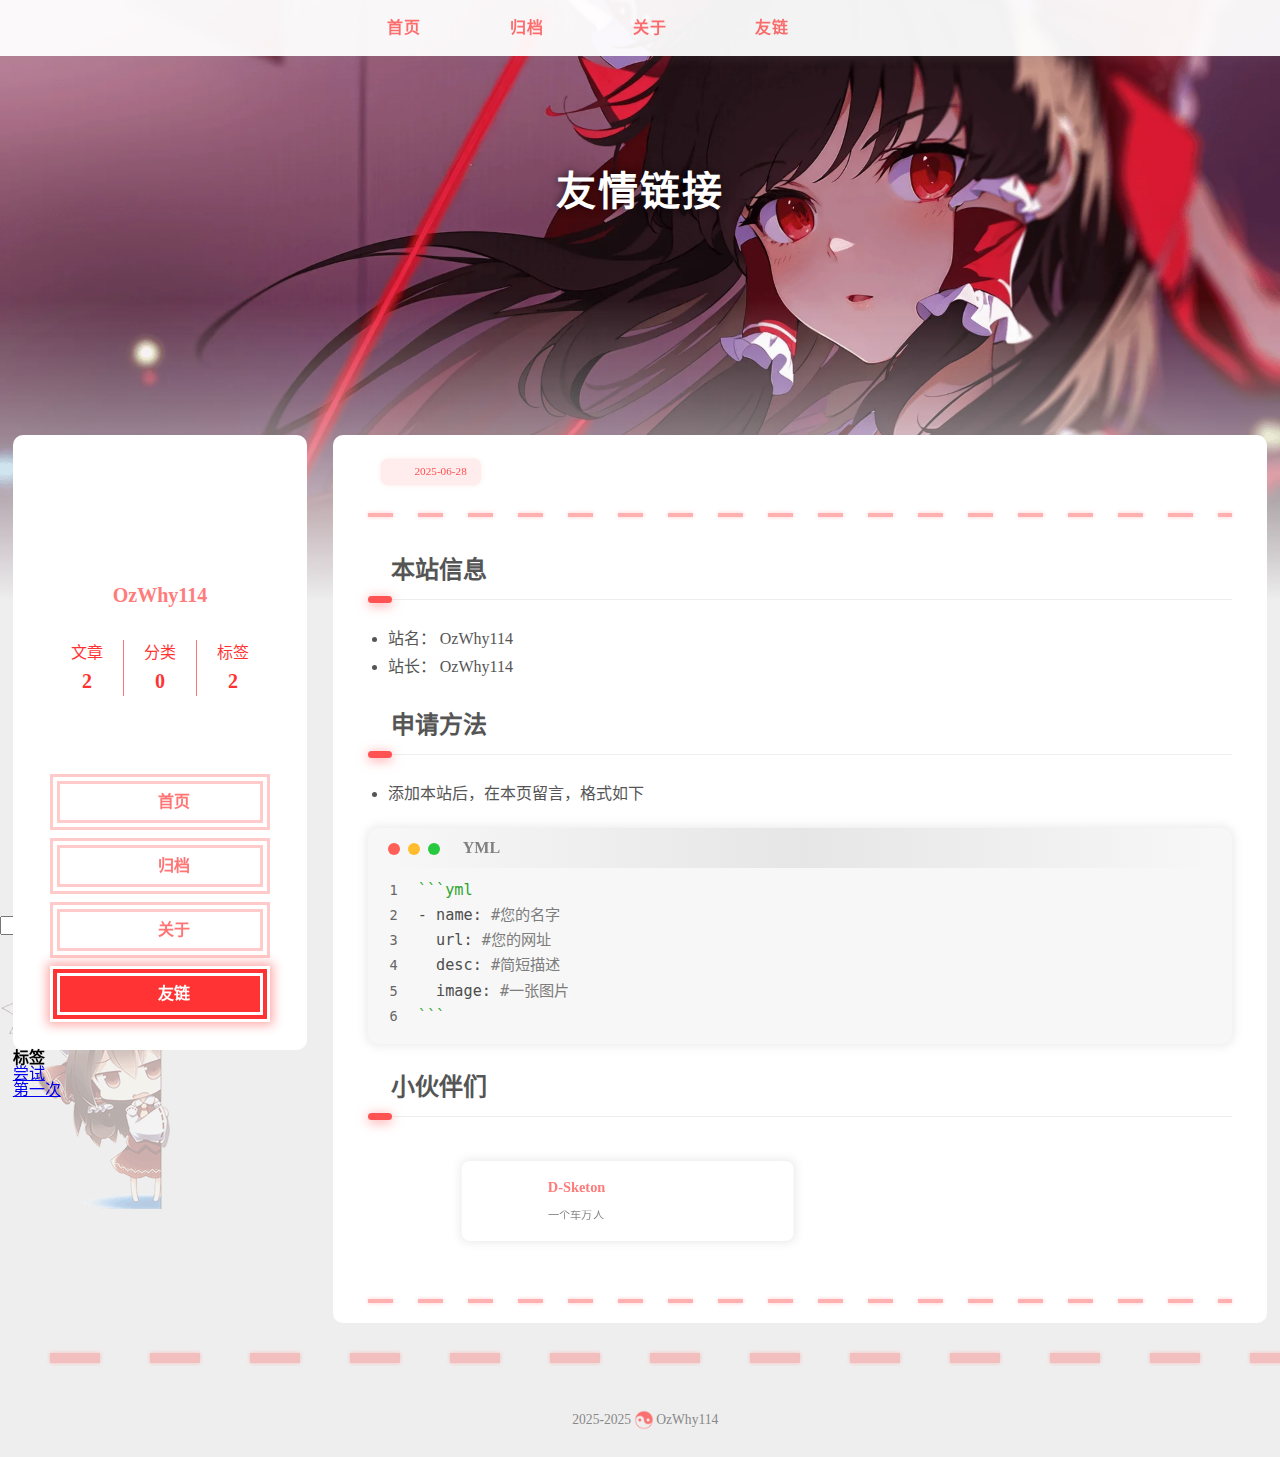
<file: friend/index.html>
<!DOCTYPE html>
  <html lang="zh-CN"  
    
      data-theme-mode="auto"
    
  >
  <head>
  
  <meta charset="utf-8">
  

  

  

  <script>window.REIMU_CONFIG = {};window.REIMU_CONFIG.clipboard_tips = {"success":"复制成功～(∠・ω< )⌒★","fail":"复制失败 (ﾟ⊿ﾟ)ﾂ","copyright":{"enable":false,"count":50,"content":"本文版权：本博客所有文章除特别声明外，均采用 BY-NC-SA 许可协议。转载请注明出处！"}};window.REIMU_CONFIG.code_block = {"expand":true};window.REIMU_CONFIG.base = 'https://ozwhy114.github.io';</script>
  
  <title>
    友情链接 |
    
    Ciallo～(∠・ω&lt; )⌒★
  </title>
  <meta name="viewport" content="width=device-width, initial-scale=1, shrink-to-fit=no">
  <link rel="preconnect" href="https://fonts.gstatic.com/" crossorigin><link rel="preload" as="style" href="https://fonts.googleapis.com/css?family=Noto%20Sans%20SC:400,400italic,700,700italic%7CNoto%20Sans%20SC:400,400italic,700,700italic&display=swap"><link rel="stylesheet" href="https://fonts.googleapis.com/css?family=Noto%20Sans%20SC:400,400italic,700,700italic%7CNoto%20Sans%20SC:400,400italic,700,700italic&display=swap" media="print" onload="this.media&#x3D;&#39;all&#39;">
  
    
<link rel="stylesheet" href="https://npm.webcache.cn/@fortawesome/fontawesome-free@6.5.1/css/regular.min.css">
<link rel="stylesheet" href="https://npm.webcache.cn/@fortawesome/fontawesome-free@6.5.1/css/solid.min.css">

    <link rel="preload" href="https://npm.webcache.cn/@fortawesome/fontawesome-free@6.5.1/css/brands.min.css" as="style" onload="this.onload=null;this.rel='stylesheet'">
<link rel="preload" href="https://npm.webcache.cn/@fortawesome/fontawesome-free@6.5.1/css/v5-font-face.min.css" as="style" onload="this.onload=null;this.rel='stylesheet'">
<link rel="preload" href="https://npm.webcache.cn/@fortawesome/fontawesome-free@6.5.1/css/v4-font-face.min.css" as="style" onload="this.onload=null;this.rel='stylesheet'">
  
  
    
<link rel="stylesheet" href="/css/loader.css">

  
  
    <meta name="description" content="本站信息 站名： OzWhy114 站长： OzWhy114  申请方法 添加本站后，在本页留言，格式如下  123456&#96;&#96;&#96;yml- name: #您的名字  url: #您的网址  desc: #简短描述  image: #一张图片&#96;&#96;&#96;  小伙伴们                                                               D-Sketon">
<meta property="og:type" content="website">
<meta property="og:title" content="友情链接">
<meta property="og:url" content="https://ozwhy114.github.io/friend/index.html">
<meta property="og:site_name" content="Ciallo～(∠・ω&lt; )⌒★">
<meta property="og:description" content="本站信息 站名： OzWhy114 站长： OzWhy114  申请方法 添加本站后，在本页留言，格式如下  123456&#96;&#96;&#96;yml- name: #您的名字  url: #您的网址  desc: #简短描述  image: #一张图片&#96;&#96;&#96;  小伙伴们                                                               D-Sketon">
<meta property="og:locale" content="zh_CN">
<meta property="og:image" content="https://ozwhy114.github.io/images/banner.webp">
<meta property="article:published_time" content="2025-06-28T03:48:56.488Z">
<meta property="article:modified_time" content="2025-06-28T03:48:56.488Z">
<meta property="article:author" content="OzWhy114">
<meta name="twitter:card" content="summary">
<meta name="twitter:image" content="https://ozwhy114.github.io/images/banner.webp">
  
  
    <link rel="alternate" href="/atom.xml" title="Ciallo～(∠・ω< )⌒★" type="application/atom+xml">
  
  
    <link rel="shortcut icon" href="/images/favicon.ico">
  
  
<link rel="stylesheet" href="/css/style.css">

  <link rel="preload" href="https://npm.webcache.cn/photoswipe@5.4.4/dist/photoswipe.css" as="style" onload="this.onload=null;this.rel='stylesheet'">
  
  
  
  
    
<script src="https://npm.webcache.cn/pace-js@1.2.4/pace.min.js" integrity="sha384-k6YtvFUEIuEFBdrLKJ3YAUbBki333tj1CSUisai5Cswsg9wcLNaPzsTHDswp4Az8" crossorigin="anonymous"></script>

  
  
    
<link rel="stylesheet" href="https://npm.webcache.cn/@reimujs/aos@0.1.0/dist/aos.css">

  
  
  
<meta name="generator" content="Hexo 7.3.0"></head>

  <body>
    
    
  <div id='loader'>
    <div class="loading-left-bg loading-bg"></div>
    <div class="loading-right-bg loading-bg"></div>
    <div class="spinner-box">
      <div class="loading-taichi">
      </div>
      <div class="loading-word">
        <span style="--i: 1">C</span>
        <span style="--i: 2">i</span>
        <span style="--i: 3">a</span>
        <span style="--i: 4">l</span>
        <span style="--i: 5">l</span>
        <span style="--i: 6">o</span>
        <span style="--i: 7">～</span>
        <span style="--i: 8">(</span>
        <span style="--i: 9">&ang;</span>
        <span style="--i: 10">・</span>
        <span style="--i: 11">ω</span>
        <span style="--i: 12">&lt;</span>
        <span style="--i: 13">)</span>
        <span style="--i: 14">⌒</span>
        <span style="--i: 15">★</span>
      </div>
    </div>
  </div>
  </div>
  <script>
    var time = null;
    var startLoading = () => {
      time = Date.now();
      document.getElementById('loader').classList.remove("loading");
    }
    var endLoading = () => {
      if (!time) {
        document.body.style.overflow = 'auto';
        document.getElementById('loader').classList.add("loading");
      } else {
        if (Date.now() - time > 500) {
          time = null;
          document.body.style.overflow = 'auto';
          document.getElementById('loader').classList.add("loading");
        } else {
          setTimeout(endLoading, 500 - (Date.now() - time));
          time = null;
        }
      }
    }
    window.addEventListener('DOMContentLoaded', endLoading);
    document.getElementById('loader').addEventListener('click', endLoading);
  </script>
  
    <div id="copy-tooltip"
      style="pointer-events: none; opacity: 0; transition: all 0.2s ease; position: fixed;top: 50%;left: 50%;z-index: 999;transform: translate(-50%, -50%);color: white;background: rgba(0, 0, 0, 0.5);padding: 10px 15px;border-radius: 10px;">
    </div>

    
    <div id="container">
      <div id="wrap">
        <div id="header-nav">
  <nav id="main-nav">
    
      
        <span class="main-nav-link-wrap">
          <div class="main-nav-icon icon ">
            &#xf015;
          </div>
          <a class="main-nav-link" href="/">首页</a>
        </span>
      
        <span class="main-nav-link-wrap">
          <div class="main-nav-icon icon ">
            &#xf187;
          </div>
          <a class="main-nav-link" href="/archives">归档</a>
        </span>
      
        <span class="main-nav-link-wrap">
          <div class="main-nav-icon icon ">
            &#xf05a;
          </div>
          <a class="main-nav-link" href="/about">关于</a>
        </span>
      
        <span class="main-nav-link-wrap">
          <div class="main-nav-icon icon ">
            &#xf0c1;
          </div>
          <a class="main-nav-link" href="/friend">友链</a>
        </span>
      
    
    <a id="main-nav-toggle" class="nav-icon"></a>
  </nav>
  <nav id="sub-nav">
    
      <a id="nav-rss-link" class="nav-icon" href="/atom.xml" title="RSS 订阅" target="_blank"></a>
    
    
    
      <a id="nav-search-btn" class="nav-icon popup-trigger" title="搜索"></a>
    
  </nav>
  
</div>
<header id="header">
  
    
      <picture>
        
      </picture>
      
        <img fetchpriority="high" src="/images/banner.webp" alt="友情链接">
      
    
  
  <div id="header-outer">
    <div id="header-title">
      
        
        
          <a href="/" id="logo">
            <h1 data-aos="slide-up">友情链接</h1>
          </a>
        
      
      
        
        <h2 id="subtitle-wrap" data-aos="slide-down">
          
        </h2>
      
    </div>
  </div>
</header>

        <div id="content" class="sidebar-left"  >
          <aside id="sidebar">
  
  
  
  <div class="sidebar-wrapper ">
    <div class="sidebar-wrap" data-aos="fade-up">
      
        <div class="sidebar-author">
  <img data-src="/avatar/avatar.webp" data-sizes="auto" alt="OzWhy114" class="lazyload">
  <div class="sidebar-author-name">OzWhy114</div>
  <div class="sidebar-description"></div>
</div>
<div class="sidebar-state">
  <div class="sidebar-state-article">
    <div>文章</div>
    <div class="sidebar-state-number">2</div>
  </div>
  <div class="sidebar-state-category">
    <div>分类</div>
    <div class="sidebar-state-number">0</div>
  </div>
  <div class="sidebar-state-tag">
    <div>标签</div>
    <div class="sidebar-state-number">2</div>
  </div>
</div>
<div class="sidebar-social">
  
    <div class="icon-github sidebar-social-icon">
      <a href=https://github.com/OzWhy114 itemprop="url" target="_blank" aria-label="github" rel="noopener external nofollow noreferrer"></a>
    </div>
  
    <div class="icon-bilibili sidebar-social-icon">
      <a href=https://space.bilibili.com/313087797?spm_id_from=333.1007.0.0 itemprop="url" target="_blank" aria-label="bilibili" rel="noopener external nofollow noreferrer"></a>
    </div>
  
</div>
<div class="sidebar-menu">
  
    
      <div class="sidebar-menu-link-wrap">
        <a class="sidebar-menu-link-dummy" href="/" aria-label="首页"></a>
        <div class="sidebar-menu-icon icon ">
          &#xf015;
        </div>
        <div class="sidebar-menu-link">首页</div>
      </div>
    
      <div class="sidebar-menu-link-wrap">
        <a class="sidebar-menu-link-dummy" href="/archives" aria-label="归档"></a>
        <div class="sidebar-menu-icon icon ">
          &#xf187;
        </div>
        <div class="sidebar-menu-link">归档</div>
      </div>
    
      <div class="sidebar-menu-link-wrap">
        <a class="sidebar-menu-link-dummy" href="/about" aria-label="关于"></a>
        <div class="sidebar-menu-icon icon ">
          &#xf05a;
        </div>
        <div class="sidebar-menu-link">关于</div>
      </div>
    
      <div class="sidebar-menu-link-wrap">
        <a class="sidebar-menu-link-dummy" href="/friend" aria-label="友链"></a>
        <div class="sidebar-menu-icon icon ">
          &#xf0c1;
        </div>
        <div class="sidebar-menu-link">友链</div>
      </div>
    
  
</div>

      
      
    </div>
  </div>

  <div class="sidebar-widget">
  
    
      

    
      
  <div class="widget-wrapper">
    <div class="widget-wrap" data-aos="fade-up">
      <h3 class="widget-title">标签</h3>
      <div class="widget">
        <ul class="tag-list" itemprop="keywords"><li class="tag-list-item"><a class="tag-list-link" href="/tags/%E5%B0%9D%E8%AF%95/" rel="tag">尝试</a></li><li class="tag-list-item"><a class="tag-list-link" href="/tags/%E7%AC%AC%E4%B8%80%E6%AC%A1/" rel="tag">第一次</a></li></ul>
      </div>
    </div>
  </div>


    
  
  </div>
  
</aside>

          <section id="main"><article id="page-" class="h-entry article article-type-page" itemprop="blogPost" itemscope itemtype="https://schema.org/BlogPosting">
  <div class="article-inner" data-aos="fade-up">
    <div class="article-meta">
      <div class="article-date">
  <span class="article-date-link" data-aos="zoom-in">
    <time datetime="2025-06-28T03:48:56.488Z" itemprop="datePublished">2025-06-28</time>
    <time style="display: none;" id="post-update-time">2025-06-28</time>
  </span>
</div>

      

    </div>
    <div class="hr-line"></div>
    

    <div class="e-content article-entry" itemprop="articleBody">
      
      
        <h2 id="本站信息"><a href="#本站信息" class="headerlink" title="本站信息"></a>本站信息</h2><ul>
<li>站名： OzWhy114</li>
<li>站长： OzWhy114</li>
</ul>
<h2 id="申请方法"><a href="#申请方法" class="headerlink" title="申请方法"></a>申请方法</h2><ul>
<li>添加本站后，在本页留言，格式如下</li>
</ul>
<figure class="highlight yml"><table><tr><td class="gutter"><pre><span class="line">1</span><br><span class="line">2</span><br><span class="line">3</span><br><span class="line">4</span><br><span class="line">5</span><br><span class="line">6</span><br></pre></td><td class="code"><pre><span class="line"><span class="string">```yml</span></span><br><span class="line"><span class="bullet">-</span> <span class="attr">name:</span> <span class="comment">#您的名字</span></span><br><span class="line">  <span class="attr">url:</span> <span class="comment">#您的网址</span></span><br><span class="line">  <span class="attr">desc:</span> <span class="comment">#简短描述</span></span><br><span class="line">  <span class="attr">image:</span> <span class="comment">#一张图片</span></span><br><span class="line"><span class="string">```</span></span><br></pre></td></tr></table></figure>

<h2 id="小伙伴们"><a href="#小伙伴们" class="headerlink" title="小伙伴们"></a>小伙伴们</h2><div class="friend-wrap" data-aos="zoom-in"><div class="friend-item-wrap">
    <a href="https://d-sketon.github.io/" rel="noopener external nofollow noreferrer" target="_blank"></a>
    <div class="friend-icon-wrap">
      <div class="friend-icon">
          <img data-src="https://d-sketon.github.io/avatar/avatar.webp" data-sizes="auto" alt="D-Sketon" class="lazyload">
      </div>
    </div>
    <div class="friend-info-wrap">
      <div class="friend-name">
          D-Sketon 
      </div>
      <div class="friend-desc">
        一个车万人
      </div>
    </div>
  </div></div>
      
    </div>
    <footer class="article-footer">
      
      
      
      
      
      
      
      
      

    </footer>
  </div>
  

</article>






</section>
        </div>
        
        
        <footer id="footer">
  <div style="width: 100%; overflow: hidden">
    <div class="footer-line"></div>
  </div>
  <div id="footer-info">
    
    <div>
      <span class="icon-copyright"></span>
      2025-2025
      <span class="footer-info-sep "></span>
      OzWhy114
    </div>
    
    
    
    
    
  </div>
</footer>

        
          <div class="sidebar-top">
            <div class="sidebar-top-taichi "></div>
            <div class="arrow-up"></div>
          </div>
        
        <div id="mask" class="hide"></div>
      </div>
      <nav id="mobile-nav">
  <div class="sidebar-wrap">
    
      <div class="sidebar-author">
  <img data-src="/avatar/avatar.webp" data-sizes="auto" alt="OzWhy114" class="lazyload">
  <div class="sidebar-author-name">OzWhy114</div>
  <div class="sidebar-description"></div>
</div>
<div class="sidebar-state">
  <div class="sidebar-state-article">
    <div>文章</div>
    <div class="sidebar-state-number">2</div>
  </div>
  <div class="sidebar-state-category">
    <div>分类</div>
    <div class="sidebar-state-number">0</div>
  </div>
  <div class="sidebar-state-tag">
    <div>标签</div>
    <div class="sidebar-state-number">2</div>
  </div>
</div>
<div class="sidebar-social">
  
    <div class="icon-github sidebar-social-icon">
      <a href=https://github.com/OzWhy114 itemprop="url" target="_blank" aria-label="github" rel="noopener external nofollow noreferrer"></a>
    </div>
  
    <div class="icon-bilibili sidebar-social-icon">
      <a href=https://space.bilibili.com/313087797?spm_id_from=333.1007.0.0 itemprop="url" target="_blank" aria-label="bilibili" rel="noopener external nofollow noreferrer"></a>
    </div>
  
</div>
<div class="sidebar-menu">
  
    
      <div class="sidebar-menu-link-wrap">
        <a class="sidebar-menu-link-dummy" href="/" aria-label="首页"></a>
        <div class="sidebar-menu-icon icon ">
          &#xf015;
        </div>
        <div class="sidebar-menu-link">首页</div>
      </div>
    
      <div class="sidebar-menu-link-wrap">
        <a class="sidebar-menu-link-dummy" href="/archives" aria-label="归档"></a>
        <div class="sidebar-menu-icon icon ">
          &#xf187;
        </div>
        <div class="sidebar-menu-link">归档</div>
      </div>
    
      <div class="sidebar-menu-link-wrap">
        <a class="sidebar-menu-link-dummy" href="/about" aria-label="关于"></a>
        <div class="sidebar-menu-icon icon ">
          &#xf05a;
        </div>
        <div class="sidebar-menu-link">关于</div>
      </div>
    
      <div class="sidebar-menu-link-wrap">
        <a class="sidebar-menu-link-dummy" href="/friend" aria-label="友链"></a>
        <div class="sidebar-menu-icon icon ">
          &#xf0c1;
        </div>
        <div class="sidebar-menu-link">友链</div>
      </div>
    
  
</div>

    
  </div>
  
</nav>

    </div>
    
      <div class="site-search">
        <div class="reimu-popup popup">
          <div class="reimu-search">
            <div class="reimu-search-input-icon"></div>
            <div class="reimu-search-input" id="reimu-search-input"></div>
            <div class="popup-btn-close"></div>
          </div>
          <div class="reimu-results">
            <div id="reimu-stats"></div>
            <div id="reimu-hits"></div>
            <div id="reimu-pagination" class="reimu-pagination"></div>
          </div>
          <img class="reimu-bg" src="/images/reimu.png"/>
        </div>
      </div>
    
    
<script src="https://npm.webcache.cn/lazysizes@5.3.2/lazysizes.min.js" integrity="sha384-3gT&#x2F;vsepWkfz&#x2F;ff7PpWNUeMzeWoH3cDhm&#x2F;A8jM7ouoAK0&#x2F;fP&#x2F;9bcHHR5kHq2nf+e" crossorigin="anonymous"></script>


<script src="https://npm.webcache.cn/clipboard@2.0.11/dist/clipboard.min.js" integrity="sha384-J08i8An&#x2F;QeARD9ExYpvphB8BsyOj3Gh2TSh1aLINKO3L0cMSH2dN3E22zFoXEi0Q" crossorigin="anonymous"></script>



<script src="/js/script.js"></script>



  
<script src="/js/aos.js"></script>

  <script>
    var aosInit = () => {
      AOS.init({
        duration: 1000,
        easing: "ease",
        once: true,
        offset: 50,
      });
    };
    if (document.readyState === 'loading') {
      document.addEventListener('DOMContentLoaded', aosInit);
    } else {
      aosInit();
    }
  </script>



<script src="/js/pjax_script.js" data-pjax></script>



  
<script src="/js/generator_search.js" defer></script>






  
<script src="https://npm.webcache.cn/mouse-firework@0.1.0/dist/index.umd.js" integrity="sha384-KM6i7tu43nYd6e0beIljxHMC5tZc58XBDu7pPA58w50h18Jsx7gLdimfS09RXlKv" crossorigin="anonymous"></script>

  <script>
    window.firework && window.firework(JSON.parse('{"excludeElements":["a","button"],"particles":[{"shape":"circle","move":["emit"],"easing":"easeOutExpo","colors":["#525252","#7c7c7c","#afafaf","#d0d0d0"],"number":20,"duration":[1200,1800],"shapeOptions":{"radius":[16,32],"alpha":[0.3,0.5]}},{"shape":"circle","move":["diffuse"],"easing":"easeOutExpo","colors":["#000000"],"number":1,"duration":[1200,1800],"shapeOptions":{"radius":20,"alpha":[0.2,0.5],"lineWidth":6}}]}'))
  </script>










<div id="lazy-script">
  <div>
    
      
      
      <script data-pjax>
        window.REIMU_POST = {
          author: "OzWhy114",
          title: "友情链接",
          url: "https://ozwhy114.github.io/friend/index.html",
          excerpt: "",
          description: "",
          stripContent: "本站信息 站名： OzWhy114 站长： OzWhy114  申请方法 添加本站后，在本页留言，格式如下  123456```yml- name: #您的名字  url: #您的网址  desc: #简短描述  image: #一张图片```  小伙伴们                                                               D-Sketon                        一个车万人               ",
          date: "Sat Jun 28 2025 11:48:56 GMT+0800",
          updated: "Sat Jun 28 2025 11:48:56 GMT+0800",
          cover: "/images/banner.webp",
        };
      </script>
       
    
    
      
        
<script src="/js/insert_highlight.js" data-pjax></script>

        
      
    
    
      <script type="module" data-pjax>
        const PhotoSwipeLightbox = (await safeImport("https://npm.webcache.cn/photoswipe@5.4.4/dist/photoswipe-lightbox.esm.min.js", "sha384-DiL6M/gG+wmTxmCRZyD1zee6lIhawn5TGvED0FOh7fXcN9B0aZ9dexSF/N6lrZi/")).default;
        
        const pswp = () => {
          if (_$$('.article-entry a.article-gallery-item').length > 0) {
            new PhotoSwipeLightbox({
              gallery: '.article-entry',
              children: 'a.article-gallery-item',
              pswpModule: () => safeImport("https://npm.webcache.cn/photoswipe@5.4.4/dist/photoswipe.esm.min.js", "sha384-WkkO3GCmgkC3VQWpaV8DqhKJqpzpF9JoByxDmnV8+oTJ7m3DfYEWX1fu1scuS4+s")
            }).init();
          }
          if(_$$('.article-gallery a.article-gallery-item').length > 0) {
            new PhotoSwipeLightbox({
              gallery: '.article-gallery',
              children: 'a.article-gallery-item',
              pswpModule: () => safeImport("https://npm.webcache.cn/photoswipe@5.4.4/dist/photoswipe.esm.min.js", "sha384-WkkO3GCmgkC3VQWpaV8DqhKJqpzpF9JoByxDmnV8+oTJ7m3DfYEWX1fu1scuS4+s")
            }).init();
          }
          window.lightboxStatus = 'done';
          window.removeEventListener('lightbox:ready', pswp);
        }
        if(window.lightboxStatus === 'ready') {
          pswp()
        } else {
          window.addEventListener('lightbox:ready', pswp);
        }
      </script>
      








    
  </div>
</div>


  <script>
    console.log(String.raw`%c 
 ______     ______     __     __    __     __  __    
/\  == \   /\  ___\   /\ \   /\ "-./  \   /\ \/\ \   
\ \  __<   \ \  __\   \ \ \  \ \ \-./\ \  \ \ \_\ \  
 \ \_\ \_\  \ \_____\  \ \_\  \ \_\ \ \_\  \ \_____\ 
  \/_/ /_/   \/_____/   \/_/   \/_/  \/_/   \/_____/ 
                                                  
`,'color: #ff5252;')
    console.log('%c Theme.Reimu v' + '1.6.0' + ' %c https://github.com/D-Sketon/hexo-theme-reimu ', 'color: white; background: #ff5252; padding:5px 0;', 'padding:4px;border:1px solid #ff5252;')
  </script>
  





<script>
  if ('serviceWorker' in navigator) {
    navigator.serviceWorker.getRegistrations().then((registrations) => {
      for (let registration of registrations) {
        registration.unregister();
      }
    });
  }
</script>









    
  </body>
  </html>
</file>
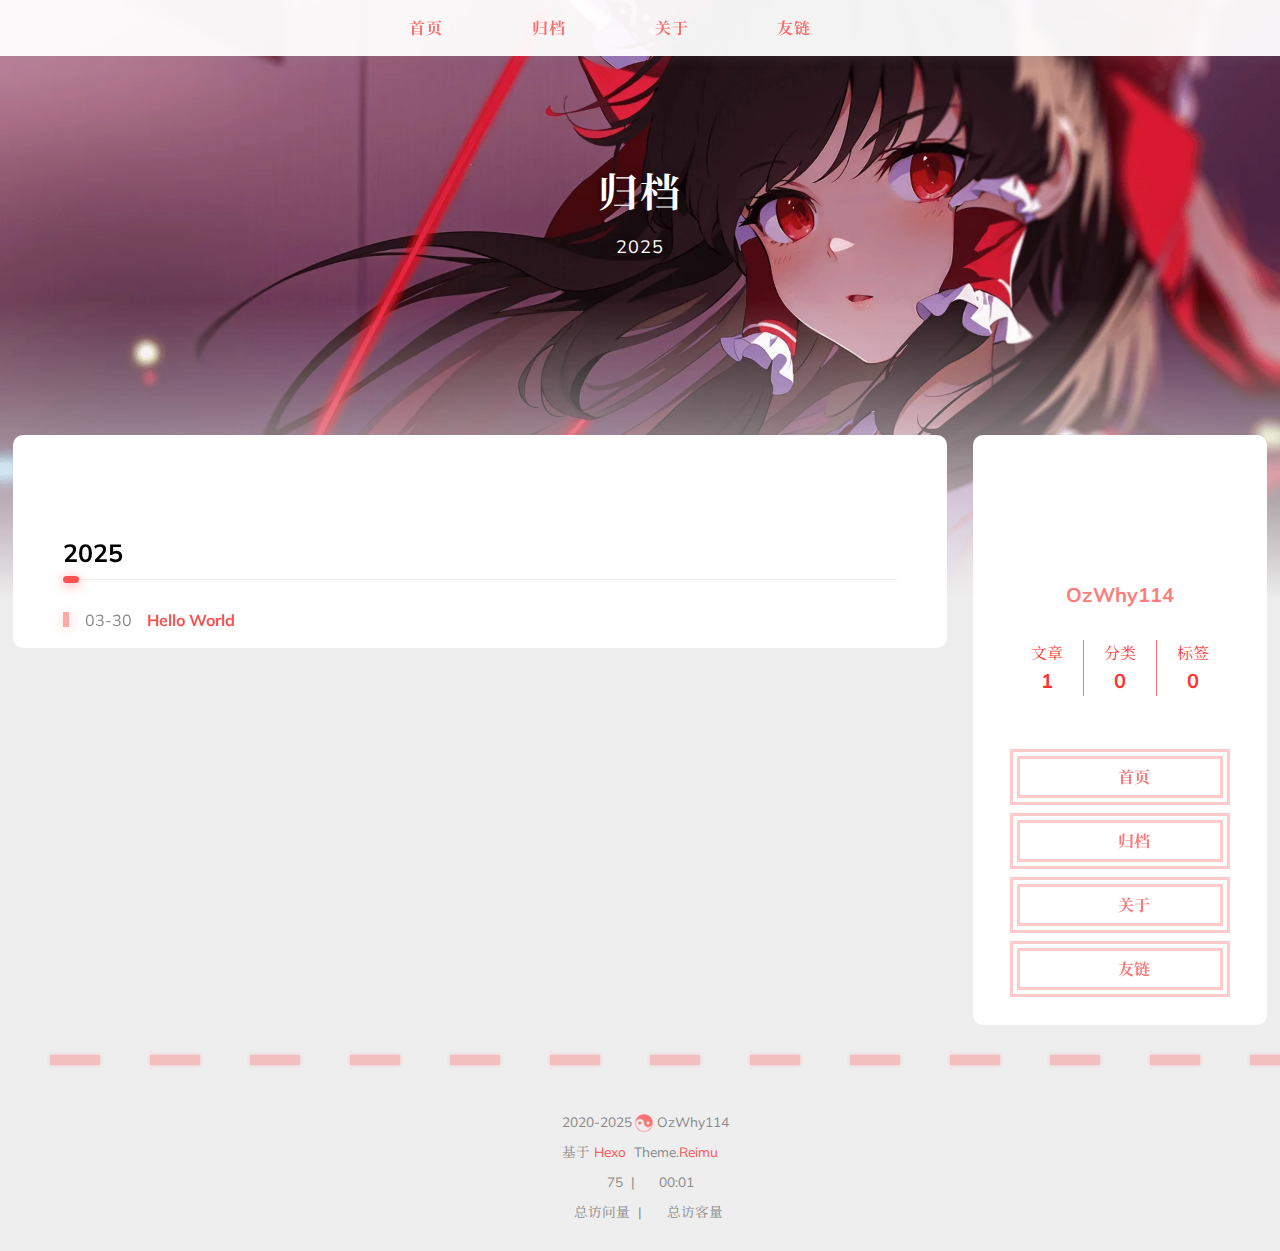
<file: archives/2025/index.html>
<!DOCTYPE html>
  <html lang="zh-CN"  
    
      data-theme-mode="auto"
    
  >
  <head>
  
  <meta charset="utf-8">
  

  

  

  <script>window.REIMU_CONFIG = {};window.REIMU_CONFIG.icon_font = '4552607_0khxww3tj3q9';window.REIMU_CONFIG.clipboard_tips = {"success":"复制成功(*^▽^*)","fail":"复制失败 (ﾟ⊿ﾟ)ﾂ","copyright":{"enable":false,"count":50,"content":"本文版权：本博客所有文章除特别声明外，均采用 BY-NC-SA 许可协议。转载请注明出处！"}};window.REIMU_CONFIG.code_block = {"expand":true};window.REIMU_CONFIG.base = 'http://example.com';</script>
  
  <title>
    归档: 2025 |
    
    Hexo
  </title>
  <meta name="viewport" content="width=device-width, initial-scale=1, shrink-to-fit=no">
  <link rel="preconnect" href="https://fonts.gstatic.com/" crossorigin><link rel="preload" as="style" href="https://fonts.googleapis.com/css?family=Mulish:400,400italic,700,700italic%7CNoto%20Serif%20SC:400,400italic,700,700italic&display=swap"><link rel="stylesheet" href="https://fonts.googleapis.com/css?family=Mulish:400,400italic,700,700italic%7CNoto%20Serif%20SC:400,400italic,700,700italic&display=swap" media="print" onload="this.media&#x3D;&#39;all&#39;">
  
    <link rel="preload" href="//at.alicdn.com/t/c/font_4552607_0khxww3tj3q9.woff2" as="font" type="font/woff2" crossorigin="anonymous">
  
  
    
<link rel="stylesheet" href="/css/loader.css">

  
  
    <meta property="og:type" content="website">
<meta property="og:title" content="Hexo">
<meta property="og:url" content="http://example.com/archives/2025/index.html">
<meta property="og:site_name" content="Hexo">
<meta property="og:locale" content="zh_CN">
<meta property="og:image" content="http://example.com/images/banner.webp">
<meta property="article:author" content="OzWhy114">
<meta name="twitter:card" content="summary">
<meta name="twitter:image" content="http://example.com/images/banner.webp">
  
  
    <link rel="alternate" href="/atom.xml" title="Hexo" type="application/atom+xml">
  
  
    <link rel="shortcut icon" href="/images/favicon.ico">
  
  
<link rel="stylesheet" href="/css/style.css">

  <link rel="preload" href="https://npm.webcache.cn/photoswipe@5.4.4/dist/photoswipe.css" as="style" onload="this.onload=null;this.rel='stylesheet'">
  
  
  
  
    
<script src="https://npm.webcache.cn/pace-js@1.2.4/pace.min.js" integrity="sha384-k6YtvFUEIuEFBdrLKJ3YAUbBki333tj1CSUisai5Cswsg9wcLNaPzsTHDswp4Az8" crossorigin="anonymous"></script>

  
  
    
<link rel="stylesheet" href="https://npm.webcache.cn/@reimujs/aos@0.1.0/dist/aos.css">

  
  
  
<meta name="generator" content="Hexo 7.3.0"></head>

  <body>
    
    
  <div id='loader'>
    <div class="loading-left-bg loading-bg"></div>
    <div class="loading-right-bg loading-bg"></div>
    <div class="spinner-box">
      <div class="loading-taichi">
        
          <svg width="150" height="150" viewBox="0 0 1024 1024" class="icon" version="1.1" xmlns="https://www.w3.org/2000/svg" shape-rendering="geometricPrecision">
            <path d="M303.5 432A80 80 0 0 1 291.5 592A80 80 0 0 1 303.5 432z" fill="var(--red-1, #ff5252)" />
            <path d="M512 65A447 447 0 0 1 512 959L512 929A417 417 0 0 0 512 95A417 417 0 0 0 512 929L512 959A447 447 0 0 1 512 65z 
           M512 95A417 417 0 0 1 929 512A208.5 208.5 0 0 1 720.5 720.5L720.5 592A80 80 0 0 0 720.5 432A80 80 0 0 0 720.5 592L720.5 720.5A208.5 208.5 0 0 1 512 512A208.5 208.5 0 0 0 303.5 303.5A208.5 208.5 0 0 0 95 512A417 417 0 0 1 512 95z" fill="var(--red-1, #ff5252)" />
          </svg>
        
      </div>
      <div class="loading-word">少女祈祷中...</div>
    </div>
  </div>
  </div>
  <script>
    var time = null;
    var startLoading = () => {
      time = Date.now();
      document.getElementById('loader').classList.remove("loading");
    }
    var endLoading = () => {
      if (!time) {
        document.body.style.overflow = 'auto';
        document.getElementById('loader').classList.add("loading");
      } else {
        if (Date.now() - time > 500) {
          time = null;
          document.body.style.overflow = 'auto';
          document.getElementById('loader').classList.add("loading");
        } else {
          setTimeout(endLoading, 500 - (Date.now() - time));
          time = null;
        }
      }
    }
    window.addEventListener('DOMContentLoaded', endLoading);
    document.getElementById('loader').addEventListener('click', endLoading);
  </script>

<div id="copy-tooltip" style="pointer-events: none; opacity: 0; transition: all 0.2s ease; position: fixed;top: 50%;left: 50%;z-index: 999;transform: translate(-50%, -50%);color: white;background: rgba(0, 0, 0, 0.5);padding: 10px 15px;border-radius: 10px;">
</div>


    <div id="container">
      <div id="wrap">
        <div id="header-nav">
  <nav id="main-nav">
    
      
        <span class="main-nav-link-wrap">
          <div class="main-nav-icon icon rotate">
            &#xe62b;
          </div>
          <a class="main-nav-link" href="/">首页</a>
        </span>
      
        <span class="main-nav-link-wrap">
          <div class="main-nav-icon icon rotate">
            &#xe62b;
          </div>
          <a class="main-nav-link" href="/archives">归档</a>
        </span>
      
        <span class="main-nav-link-wrap">
          <div class="main-nav-icon icon rotate">
            &#xe62b;
          </div>
          <a class="main-nav-link" href="/about">关于</a>
        </span>
      
        <span class="main-nav-link-wrap">
          <div class="main-nav-icon icon rotate">
            &#xe62b;
          </div>
          <a class="main-nav-link" href="/friend">友链</a>
        </span>
      
    
    <a id="main-nav-toggle" class="nav-icon"></a>
  </nav>
  <nav id="sub-nav">
    
      <a id="nav-rss-link" class="nav-icon" href="/atom.xml" title="RSS 订阅" target="_blank"></a>
    
    
    
  </nav>
  
</div>
<header id="header">
  
    
      <picture>
        
      </picture>
      
        <img fetchpriority="high" src="/images/banner.webp" alt="">
      
    
  
  <div id="header-outer">
    <div id="header-title">
      
        
        
          <a href="/" id="logo">
            <h1 data-aos="slide-up">归档</h1>
          </a>
        
      
      
        
        <h2 id="subtitle-wrap" data-aos="slide-down">
          
            <a href="/" id="subtitle">2025</a>
          
        </h2>
      
    </div>
  </div>
</header>

        <div id="content"  class="sidebar-right" >
          <aside id="sidebar">
  
  
  
  <div class="sidebar-wrapper ">
    <div class="sidebar-wrap" data-aos="fade-up">
      
        <div class="sidebar-author">
  <img data-src="/avatar/avatar.webp" data-sizes="auto" alt="OzWhy114" class="lazyload">
  <div class="sidebar-author-name">OzWhy114</div>
  <div class="sidebar-description"></div>
</div>
<div class="sidebar-state">
  <div class="sidebar-state-article">
    <div>文章</div>
    <div class="sidebar-state-number">1</div>
  </div>
  <div class="sidebar-state-category">
    <div>分类</div>
    <div class="sidebar-state-number">0</div>
  </div>
  <div class="sidebar-state-tag">
    <div>标签</div>
    <div class="sidebar-state-number">0</div>
  </div>
</div>
<div class="sidebar-social">
  
</div>
<div class="sidebar-menu">
  
    
      <div class="sidebar-menu-link-wrap">
        <a class="sidebar-menu-link-dummy" href="/" aria-label="首页"></a>
        <div class="sidebar-menu-icon icon rotate">
          &#xe62b;
        </div>
        <div class="sidebar-menu-link">首页</div>
      </div>
    
      <div class="sidebar-menu-link-wrap">
        <a class="sidebar-menu-link-dummy" href="/archives" aria-label="归档"></a>
        <div class="sidebar-menu-icon icon rotate">
          &#xe62b;
        </div>
        <div class="sidebar-menu-link">归档</div>
      </div>
    
      <div class="sidebar-menu-link-wrap">
        <a class="sidebar-menu-link-dummy" href="/about" aria-label="关于"></a>
        <div class="sidebar-menu-icon icon rotate">
          &#xe62b;
        </div>
        <div class="sidebar-menu-link">关于</div>
      </div>
    
      <div class="sidebar-menu-link-wrap">
        <a class="sidebar-menu-link-dummy" href="/friend" aria-label="友链"></a>
        <div class="sidebar-menu-icon icon rotate">
          &#xe62b;
        </div>
        <div class="sidebar-menu-link">友链</div>
      </div>
    
  
</div>

      
      
    </div>
  </div>

  <div class="sidebar-widget">
  
  </div>
  
</aside>

          <section id="main">
<div class="archives-outer-wrap" data-aos="fade-up">
  
    <div class="tag-wrap">
  
</div>
<div class="category-wrap">
  
</div>
  
  
    
    
    
      
      
        
        
        <section class="archives-wrap" data-aos="fade-up">
          <div class="archive-year-wrap">
            <a href="/archives/2025" class="archive-year">2025</a>
          </div>
          <ul>
            
            <li class="archive-article">
  <div class="archive-article-date-wrap">
    <span>
      <time class="dt-published" datetime="2025-03-30T09:02:22.899Z" itemprop="datePublished">03-30</time>
    </span>
  </div>
  
    <a class="archive-article-title" href="/2025/03/30/hello-world/">Hello World</a>
  
</li>

            
            
          </ul>
        </section>
    
  
  </div>



</section>
        </div>
        
        
        <footer id="footer">
  <div style="width: 100%; overflow: hidden">
    <div class="footer-line"></div>
  </div>
  <div id="footer-info">
    
    <div>
      <span class="icon-copyright"></span>
      2020-2025
      <span class="footer-info-sep rotate"></span>
      OzWhy114
    </div>
    
      <div>
        基于&nbsp;<a href="https://hexo.io/" rel="noopener external nofollow noreferrer" target="_blank">Hexo</a>&nbsp;
        Theme.<a href="https://github.com/D-Sketon/hexo-theme-reimu" rel="noopener external nofollow noreferrer" target="_blank">Reimu</a>
      </div>
    
    
      <div>
        <span class="icon-brush"></span>
        75
        &nbsp;|&nbsp;
        <span class="icon-coffee"></span>
        00:01
      </div>
    
    
    
    
      <div>
        <span class="icon-eye"></span>
        <span id="busuanzi_container_site_pv">总访问量&nbsp;<span id="busuanzi_value_site_pv"></span></span>
        &nbsp;|&nbsp;
        <span class="icon-user"></span>
        <span id="busuanzi_container_site_uv">总访客量&nbsp;<span id="busuanzi_value_site_uv"></span></span>
      </div>
    
  </div>
</footer>

        
          <div class="sidebar-top">
            <div class="sidebar-top-taichi rotate"></div>
            <div class="arrow-up"></div>
          </div>
        
        <div id="mask" class="hide"></div>
      </div>
      <nav id="mobile-nav">
  <div class="sidebar-wrap">
    
      <div class="sidebar-author">
  <img data-src="/avatar/avatar.webp" data-sizes="auto" alt="OzWhy114" class="lazyload">
  <div class="sidebar-author-name">OzWhy114</div>
  <div class="sidebar-description"></div>
</div>
<div class="sidebar-state">
  <div class="sidebar-state-article">
    <div>文章</div>
    <div class="sidebar-state-number">1</div>
  </div>
  <div class="sidebar-state-category">
    <div>分类</div>
    <div class="sidebar-state-number">0</div>
  </div>
  <div class="sidebar-state-tag">
    <div>标签</div>
    <div class="sidebar-state-number">0</div>
  </div>
</div>
<div class="sidebar-social">
  
</div>
<div class="sidebar-menu">
  
    
      <div class="sidebar-menu-link-wrap">
        <a class="sidebar-menu-link-dummy" href="/" aria-label="首页"></a>
        <div class="sidebar-menu-icon icon rotate">
          &#xe62b;
        </div>
        <div class="sidebar-menu-link">首页</div>
      </div>
    
      <div class="sidebar-menu-link-wrap">
        <a class="sidebar-menu-link-dummy" href="/archives" aria-label="归档"></a>
        <div class="sidebar-menu-icon icon rotate">
          &#xe62b;
        </div>
        <div class="sidebar-menu-link">归档</div>
      </div>
    
      <div class="sidebar-menu-link-wrap">
        <a class="sidebar-menu-link-dummy" href="/about" aria-label="关于"></a>
        <div class="sidebar-menu-icon icon rotate">
          &#xe62b;
        </div>
        <div class="sidebar-menu-link">关于</div>
      </div>
    
      <div class="sidebar-menu-link-wrap">
        <a class="sidebar-menu-link-dummy" href="/friend" aria-label="友链"></a>
        <div class="sidebar-menu-icon icon rotate">
          &#xe62b;
        </div>
        <div class="sidebar-menu-link">友链</div>
      </div>
    
  
</div>

    
  </div>
  
</nav>

    </div>
    
    
<script src="https://npm.webcache.cn/lazysizes@5.3.2/lazysizes.min.js" integrity="sha384-3gT&#x2F;vsepWkfz&#x2F;ff7PpWNUeMzeWoH3cDhm&#x2F;A8jM7ouoAK0&#x2F;fP&#x2F;9bcHHR5kHq2nf+e" crossorigin="anonymous"></script>


<script src="https://npm.webcache.cn/clipboard@2.0.11/dist/clipboard.min.js" integrity="sha384-J08i8An&#x2F;QeARD9ExYpvphB8BsyOj3Gh2TSh1aLINKO3L0cMSH2dN3E22zFoXEi0Q" crossorigin="anonymous"></script>



<script src="/js/script.js"></script>



  
<script src="/js/aos.js"></script>

  <script>
    var aosInit = () => {
      AOS.init({
        duration: 1000,
        easing: "ease",
        once: true,
        offset: 50,
      });
    };
    if (document.readyState === 'loading') {
      document.addEventListener('DOMContentLoaded', aosInit);
    } else {
      aosInit();
    }
  </script>



<script src="/js/pjax_script.js" data-pjax></script>







  
<script src="https://npm.webcache.cn/mouse-firework@0.1.0/dist/index.umd.js" integrity="sha384-KM6i7tu43nYd6e0beIljxHMC5tZc58XBDu7pPA58w50h18Jsx7gLdimfS09RXlKv" crossorigin="anonymous"></script>

  <script>
    window.firework && window.firework(JSON.parse('{"excludeElements":["a","button"],"particles":[{"shape":"circle","move":["emit"],"easing":"easeOutExpo","colors":["#ff5252","#ff7c7c","#ffafaf","#ffd0d0"],"number":20,"duration":[1200,1800],"shapeOptions":{"radius":[16,32],"alpha":[0.3,0.5]}},{"shape":"circle","move":["diffuse"],"easing":"easeOutExpo","colors":["#ff0000"],"number":1,"duration":[1200,1800],"shapeOptions":{"radius":20,"alpha":[0.2,0.5],"lineWidth":6}}]}'))
  </script>










<div id="lazy-script">
  <div>
       
    
    
      
    
    
  </div>
</div>


  <script>
    console.log(String.raw`%c 
 ______     ______     __     __    __     __  __    
/\  == \   /\  ___\   /\ \   /\ "-./  \   /\ \/\ \   
\ \  __<   \ \  __\   \ \ \  \ \ \-./\ \  \ \ \_\ \  
 \ \_\ \_\  \ \_____\  \ \_\  \ \_\ \ \_\  \ \_____\ 
  \/_/ /_/   \/_____/   \/_/   \/_/  \/_/   \/_____/ 
                                                  
`,'color: #ff5252;')
    console.log('%c Theme.Reimu v' + '1.6.0' + ' %c https://github.com/D-Sketon/hexo-theme-reimu ', 'color: white; background: #ff5252; padding:5px 0;', 'padding:4px;border:1px solid #ff5252;')
  </script>
  



  
<script src="https://npm.webcache.cn/busuanzi@2.3.0/bsz.pure.mini.js" integrity="sha384-0M75wtSkhjIInv4coYlaJU83+OypaRCIq2SukQVQX04eGTCBXJDuWAbJet56id+S" crossorigin="anonymous" async></script>




<script>
  if ('serviceWorker' in navigator) {
    navigator.serviceWorker.getRegistrations().then((registrations) => {
      for (let registration of registrations) {
        registration.unregister();
      }
    });
  }
</script>









    
  </body>
  </html>
</file>
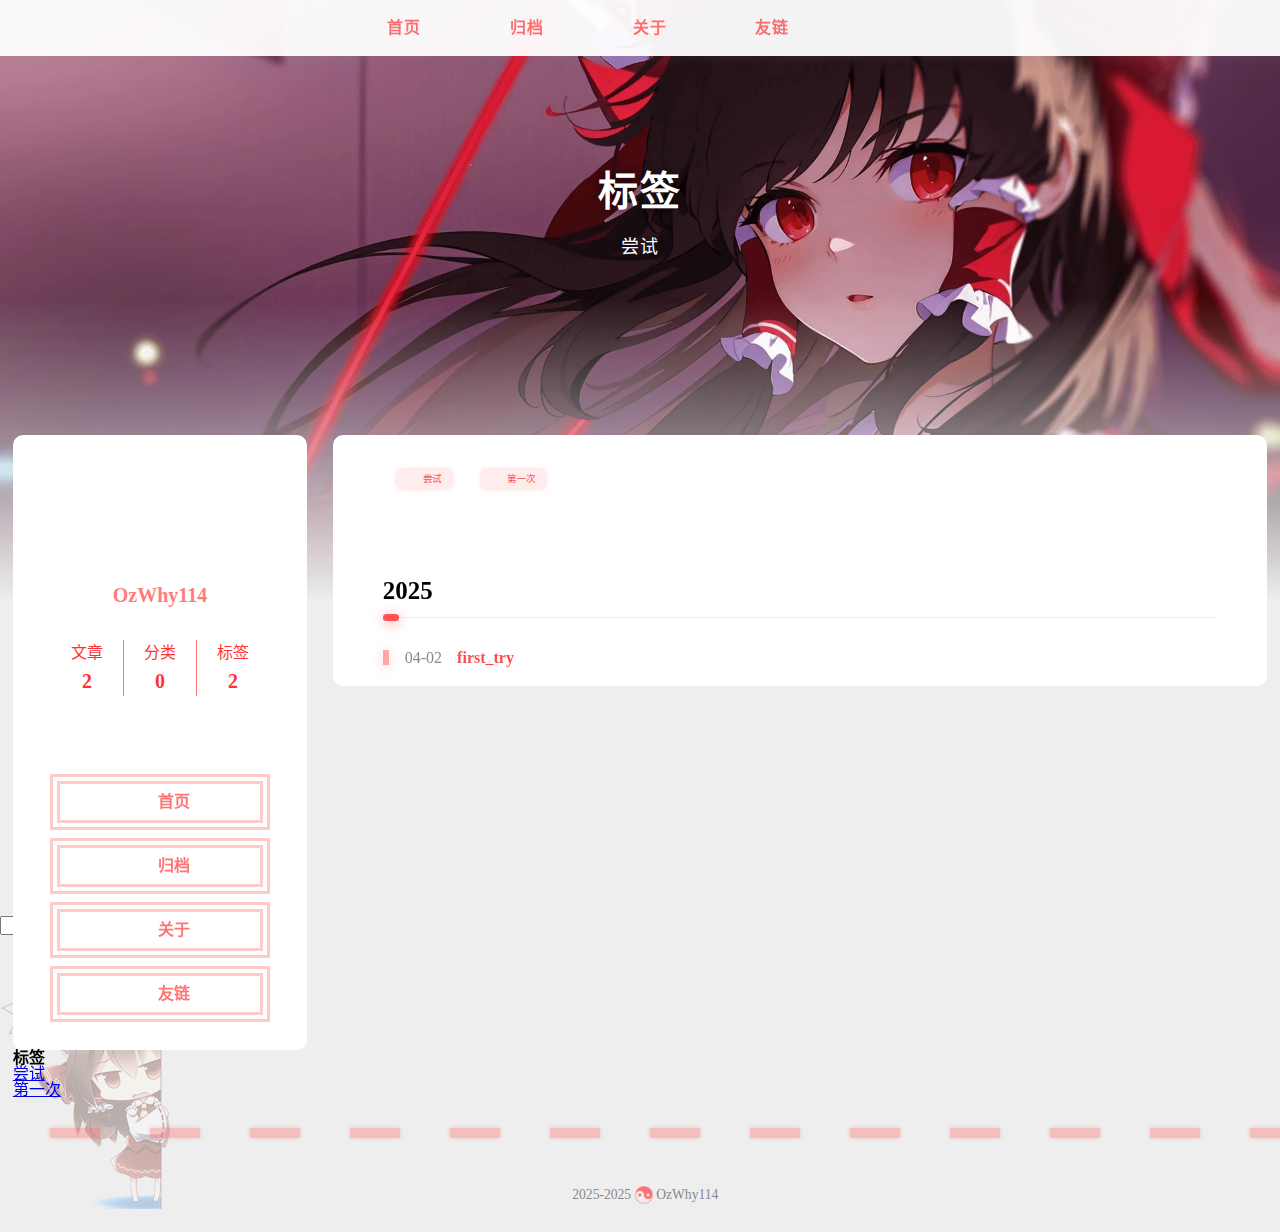
<file: tags/尝试/index.html>
<!DOCTYPE html>
  <html lang="zh-CN"  
    
      data-theme-mode="auto"
    
  >
  <head>
  
  <meta charset="utf-8">
  

  

  

  <script>window.REIMU_CONFIG = {};window.REIMU_CONFIG.clipboard_tips = {"success":"复制成功～(∠・ω< )⌒★","fail":"复制失败 (ﾟ⊿ﾟ)ﾂ","copyright":{"enable":false,"count":50,"content":"本文版权：本博客所有文章除特别声明外，均采用 BY-NC-SA 许可协议。转载请注明出处！"}};window.REIMU_CONFIG.code_block = {"expand":true};window.REIMU_CONFIG.base = 'https://ozwhy114.github.io';</script>
  
  <title>
    标签: 尝试 |
    
    Ciallo～(∠・ω&lt; )⌒★
  </title>
  <meta name="viewport" content="width=device-width, initial-scale=1, shrink-to-fit=no">
  <link rel="preconnect" href="https://fonts.gstatic.com/" crossorigin><link rel="preload" as="style" href="https://fonts.googleapis.com/css?family=Noto%20Sans%20SC:400,400italic,700,700italic%7CNoto%20Sans%20SC:400,400italic,700,700italic&display=swap"><link rel="stylesheet" href="https://fonts.googleapis.com/css?family=Noto%20Sans%20SC:400,400italic,700,700italic%7CNoto%20Sans%20SC:400,400italic,700,700italic&display=swap" media="print" onload="this.media&#x3D;&#39;all&#39;">
  
    
<link rel="stylesheet" href="https://npm.webcache.cn/@fortawesome/fontawesome-free@6.5.1/css/regular.min.css">
<link rel="stylesheet" href="https://npm.webcache.cn/@fortawesome/fontawesome-free@6.5.1/css/solid.min.css">

    <link rel="preload" href="https://npm.webcache.cn/@fortawesome/fontawesome-free@6.5.1/css/brands.min.css" as="style" onload="this.onload=null;this.rel='stylesheet'">
<link rel="preload" href="https://npm.webcache.cn/@fortawesome/fontawesome-free@6.5.1/css/v5-font-face.min.css" as="style" onload="this.onload=null;this.rel='stylesheet'">
<link rel="preload" href="https://npm.webcache.cn/@fortawesome/fontawesome-free@6.5.1/css/v4-font-face.min.css" as="style" onload="this.onload=null;this.rel='stylesheet'">
  
  
    
<link rel="stylesheet" href="/css/loader.css">

  
  
    <meta property="og:type" content="website">
<meta property="og:title" content="Ciallo～(∠・ω&lt; )⌒★">
<meta property="og:url" content="https://ozwhy114.github.io/tags/%E5%B0%9D%E8%AF%95/index.html">
<meta property="og:site_name" content="Ciallo～(∠・ω&lt; )⌒★">
<meta property="og:locale" content="zh_CN">
<meta property="og:image" content="https://ozwhy114.github.io/images/banner.webp">
<meta property="article:author" content="OzWhy114">
<meta name="twitter:card" content="summary">
<meta name="twitter:image" content="https://ozwhy114.github.io/images/banner.webp">
  
  
    <link rel="alternate" href="/atom.xml" title="Ciallo～(∠・ω< )⌒★" type="application/atom+xml">
  
  
    <link rel="shortcut icon" href="/images/favicon.ico">
  
  
<link rel="stylesheet" href="/css/style.css">

  <link rel="preload" href="https://npm.webcache.cn/photoswipe@5.4.4/dist/photoswipe.css" as="style" onload="this.onload=null;this.rel='stylesheet'">
  
  
  
  
    
<script src="https://npm.webcache.cn/pace-js@1.2.4/pace.min.js" integrity="sha384-k6YtvFUEIuEFBdrLKJ3YAUbBki333tj1CSUisai5Cswsg9wcLNaPzsTHDswp4Az8" crossorigin="anonymous"></script>

  
  
    
<link rel="stylesheet" href="https://npm.webcache.cn/@reimujs/aos@0.1.0/dist/aos.css">

  
  
  
<meta name="generator" content="Hexo 7.3.0"></head>

  <body>
    
    
  <div id='loader'>
    <div class="loading-left-bg loading-bg"></div>
    <div class="loading-right-bg loading-bg"></div>
    <div class="spinner-box">
      <div class="loading-taichi">
      </div>
      <div class="loading-word">
        <span style="--i: 1">C</span>
        <span style="--i: 2">i</span>
        <span style="--i: 3">a</span>
        <span style="--i: 4">l</span>
        <span style="--i: 5">l</span>
        <span style="--i: 6">o</span>
        <span style="--i: 7">～</span>
        <span style="--i: 8">(</span>
        <span style="--i: 9">&ang;</span>
        <span style="--i: 10">・</span>
        <span style="--i: 11">ω</span>
        <span style="--i: 12">&lt;</span>
        <span style="--i: 13">)</span>
        <span style="--i: 14">⌒</span>
        <span style="--i: 15">★</span>
      </div>
    </div>
  </div>
  </div>
  <script>
    var time = null;
    var startLoading = () => {
      time = Date.now();
      document.getElementById('loader').classList.remove("loading");
    }
    var endLoading = () => {
      if (!time) {
        document.body.style.overflow = 'auto';
        document.getElementById('loader').classList.add("loading");
      } else {
        if (Date.now() - time > 500) {
          time = null;
          document.body.style.overflow = 'auto';
          document.getElementById('loader').classList.add("loading");
        } else {
          setTimeout(endLoading, 500 - (Date.now() - time));
          time = null;
        }
      }
    }
    window.addEventListener('DOMContentLoaded', endLoading);
    document.getElementById('loader').addEventListener('click', endLoading);
  </script>
  
    <div id="copy-tooltip"
      style="pointer-events: none; opacity: 0; transition: all 0.2s ease; position: fixed;top: 50%;left: 50%;z-index: 999;transform: translate(-50%, -50%);color: white;background: rgba(0, 0, 0, 0.5);padding: 10px 15px;border-radius: 10px;">
    </div>

    
    <div id="container">
      <div id="wrap">
        <div id="header-nav">
  <nav id="main-nav">
    
      
        <span class="main-nav-link-wrap">
          <div class="main-nav-icon icon ">
            &#xf015;
          </div>
          <a class="main-nav-link" href="/">首页</a>
        </span>
      
        <span class="main-nav-link-wrap">
          <div class="main-nav-icon icon ">
            &#xf187;
          </div>
          <a class="main-nav-link" href="/archives">归档</a>
        </span>
      
        <span class="main-nav-link-wrap">
          <div class="main-nav-icon icon ">
            &#xf05a;
          </div>
          <a class="main-nav-link" href="/about">关于</a>
        </span>
      
        <span class="main-nav-link-wrap">
          <div class="main-nav-icon icon ">
            &#xf0c1;
          </div>
          <a class="main-nav-link" href="/friend">友链</a>
        </span>
      
    
    <a id="main-nav-toggle" class="nav-icon"></a>
  </nav>
  <nav id="sub-nav">
    
      <a id="nav-rss-link" class="nav-icon" href="/atom.xml" title="RSS 订阅" target="_blank"></a>
    
    
    
      <a id="nav-search-btn" class="nav-icon popup-trigger" title="搜索"></a>
    
  </nav>
  
</div>
<header id="header">
  
    
      <picture>
        
      </picture>
      
        <img fetchpriority="high" src="/images/banner.webp" alt="">
      
    
  
  <div id="header-outer">
    <div id="header-title">
      
        
        
          <a href="/" id="logo">
            <h1 data-aos="slide-up">标签</h1>
          </a>
        
      
      
        
        <h2 id="subtitle-wrap" data-aos="slide-down">
          
            <a href="/" id="subtitle">尝试</a>
          
        </h2>
      
    </div>
  </div>
</header>

        <div id="content" class="sidebar-left"  >
          <aside id="sidebar">
  
  
  
  <div class="sidebar-wrapper ">
    <div class="sidebar-wrap" data-aos="fade-up">
      
        <div class="sidebar-author">
  <img data-src="/avatar/avatar.webp" data-sizes="auto" alt="OzWhy114" class="lazyload">
  <div class="sidebar-author-name">OzWhy114</div>
  <div class="sidebar-description"></div>
</div>
<div class="sidebar-state">
  <div class="sidebar-state-article">
    <div>文章</div>
    <div class="sidebar-state-number">2</div>
  </div>
  <div class="sidebar-state-category">
    <div>分类</div>
    <div class="sidebar-state-number">0</div>
  </div>
  <div class="sidebar-state-tag">
    <div>标签</div>
    <div class="sidebar-state-number">2</div>
  </div>
</div>
<div class="sidebar-social">
  
    <div class="icon-github sidebar-social-icon">
      <a href=https://github.com/OzWhy114 itemprop="url" target="_blank" aria-label="github" rel="noopener external nofollow noreferrer"></a>
    </div>
  
    <div class="icon-bilibili sidebar-social-icon">
      <a href=https://space.bilibili.com/313087797?spm_id_from=333.1007.0.0 itemprop="url" target="_blank" aria-label="bilibili" rel="noopener external nofollow noreferrer"></a>
    </div>
  
</div>
<div class="sidebar-menu">
  
    
      <div class="sidebar-menu-link-wrap">
        <a class="sidebar-menu-link-dummy" href="/" aria-label="首页"></a>
        <div class="sidebar-menu-icon icon ">
          &#xf015;
        </div>
        <div class="sidebar-menu-link">首页</div>
      </div>
    
      <div class="sidebar-menu-link-wrap">
        <a class="sidebar-menu-link-dummy" href="/archives" aria-label="归档"></a>
        <div class="sidebar-menu-icon icon ">
          &#xf187;
        </div>
        <div class="sidebar-menu-link">归档</div>
      </div>
    
      <div class="sidebar-menu-link-wrap">
        <a class="sidebar-menu-link-dummy" href="/about" aria-label="关于"></a>
        <div class="sidebar-menu-icon icon ">
          &#xf05a;
        </div>
        <div class="sidebar-menu-link">关于</div>
      </div>
    
      <div class="sidebar-menu-link-wrap">
        <a class="sidebar-menu-link-dummy" href="/friend" aria-label="友链"></a>
        <div class="sidebar-menu-icon icon ">
          &#xf0c1;
        </div>
        <div class="sidebar-menu-link">友链</div>
      </div>
    
  
</div>

      
      
    </div>
  </div>

  <div class="sidebar-widget">
  
    
      

    
      
  <div class="widget-wrapper">
    <div class="widget-wrap" data-aos="fade-up">
      <h3 class="widget-title">标签</h3>
      <div class="widget">
        <ul class="tag-list" itemprop="keywords"><li class="tag-list-item"><a class="tag-list-link" href="/tags/%E5%B0%9D%E8%AF%95/" rel="tag">尝试</a></li><li class="tag-list-item"><a class="tag-list-link" href="/tags/%E7%AC%AC%E4%B8%80%E6%AC%A1/" rel="tag">第一次</a></li></ul>
      </div>
    </div>
  </div>


    
  
  </div>
  
</aside>

          <section id="main">
<div class="archives-outer-wrap" data-aos="fade-up">
  
    
      <div class="tag-wrap">
  
    <div class="archives-tag-list-item" data-aos="zoom-in">
      <a class="archives-tag-list-link" href="/tags/%E5%B0%9D%E8%AF%95/">尝试</a>
    </div>
  
    <div class="archives-tag-list-item" data-aos="zoom-in">
      <a class="archives-tag-list-link" href="/tags/%E7%AC%AC%E4%B8%80%E6%AC%A1/">第一次</a>
    </div>
  
</div>
<div class="category-wrap">
  
</div>
    
  
  
    
    
    
      
      
        
        
        <section class="archives-wrap" data-aos="fade-up">
          <div class="archive-year-wrap">
            <a href="/archives/2025" class="archive-year">2025</a>
          </div>
          <ul>
            
            <li class="archive-article">
  <div class="archive-article-date-wrap">
    <span>
      <time class="dt-published" datetime="2025-04-02T11:42:46.000Z" itemprop="datePublished">04-02</time>
    </span>
  </div>
  
    <a class="archive-article-title" href="/2025/04/02/first-try/">first_try</a>
  
</li>

            
            
          </ul>
        </section>
    
  
  </div>



</section>
        </div>
        
        
        <footer id="footer">
  <div style="width: 100%; overflow: hidden">
    <div class="footer-line"></div>
  </div>
  <div id="footer-info">
    
    <div>
      <span class="icon-copyright"></span>
      2025-2025
      <span class="footer-info-sep "></span>
      OzWhy114
    </div>
    
    
    
    
    
  </div>
</footer>

        
          <div class="sidebar-top">
            <div class="sidebar-top-taichi "></div>
            <div class="arrow-up"></div>
          </div>
        
        <div id="mask" class="hide"></div>
      </div>
      <nav id="mobile-nav">
  <div class="sidebar-wrap">
    
      <div class="sidebar-author">
  <img data-src="/avatar/avatar.webp" data-sizes="auto" alt="OzWhy114" class="lazyload">
  <div class="sidebar-author-name">OzWhy114</div>
  <div class="sidebar-description"></div>
</div>
<div class="sidebar-state">
  <div class="sidebar-state-article">
    <div>文章</div>
    <div class="sidebar-state-number">2</div>
  </div>
  <div class="sidebar-state-category">
    <div>分类</div>
    <div class="sidebar-state-number">0</div>
  </div>
  <div class="sidebar-state-tag">
    <div>标签</div>
    <div class="sidebar-state-number">2</div>
  </div>
</div>
<div class="sidebar-social">
  
    <div class="icon-github sidebar-social-icon">
      <a href=https://github.com/OzWhy114 itemprop="url" target="_blank" aria-label="github" rel="noopener external nofollow noreferrer"></a>
    </div>
  
    <div class="icon-bilibili sidebar-social-icon">
      <a href=https://space.bilibili.com/313087797?spm_id_from=333.1007.0.0 itemprop="url" target="_blank" aria-label="bilibili" rel="noopener external nofollow noreferrer"></a>
    </div>
  
</div>
<div class="sidebar-menu">
  
    
      <div class="sidebar-menu-link-wrap">
        <a class="sidebar-menu-link-dummy" href="/" aria-label="首页"></a>
        <div class="sidebar-menu-icon icon ">
          &#xf015;
        </div>
        <div class="sidebar-menu-link">首页</div>
      </div>
    
      <div class="sidebar-menu-link-wrap">
        <a class="sidebar-menu-link-dummy" href="/archives" aria-label="归档"></a>
        <div class="sidebar-menu-icon icon ">
          &#xf187;
        </div>
        <div class="sidebar-menu-link">归档</div>
      </div>
    
      <div class="sidebar-menu-link-wrap">
        <a class="sidebar-menu-link-dummy" href="/about" aria-label="关于"></a>
        <div class="sidebar-menu-icon icon ">
          &#xf05a;
        </div>
        <div class="sidebar-menu-link">关于</div>
      </div>
    
      <div class="sidebar-menu-link-wrap">
        <a class="sidebar-menu-link-dummy" href="/friend" aria-label="友链"></a>
        <div class="sidebar-menu-icon icon ">
          &#xf0c1;
        </div>
        <div class="sidebar-menu-link">友链</div>
      </div>
    
  
</div>

    
  </div>
  
</nav>

    </div>
    
      <div class="site-search">
        <div class="reimu-popup popup">
          <div class="reimu-search">
            <div class="reimu-search-input-icon"></div>
            <div class="reimu-search-input" id="reimu-search-input"></div>
            <div class="popup-btn-close"></div>
          </div>
          <div class="reimu-results">
            <div id="reimu-stats"></div>
            <div id="reimu-hits"></div>
            <div id="reimu-pagination" class="reimu-pagination"></div>
          </div>
          <img class="reimu-bg" src="/images/reimu.png"/>
        </div>
      </div>
    
    
<script src="https://npm.webcache.cn/lazysizes@5.3.2/lazysizes.min.js" integrity="sha384-3gT&#x2F;vsepWkfz&#x2F;ff7PpWNUeMzeWoH3cDhm&#x2F;A8jM7ouoAK0&#x2F;fP&#x2F;9bcHHR5kHq2nf+e" crossorigin="anonymous"></script>


<script src="https://npm.webcache.cn/clipboard@2.0.11/dist/clipboard.min.js" integrity="sha384-J08i8An&#x2F;QeARD9ExYpvphB8BsyOj3Gh2TSh1aLINKO3L0cMSH2dN3E22zFoXEi0Q" crossorigin="anonymous"></script>



<script src="/js/script.js"></script>



  
<script src="/js/aos.js"></script>

  <script>
    var aosInit = () => {
      AOS.init({
        duration: 1000,
        easing: "ease",
        once: true,
        offset: 50,
      });
    };
    if (document.readyState === 'loading') {
      document.addEventListener('DOMContentLoaded', aosInit);
    } else {
      aosInit();
    }
  </script>



<script src="/js/pjax_script.js" data-pjax></script>



  
<script src="/js/generator_search.js" defer></script>






  
<script src="https://npm.webcache.cn/mouse-firework@0.1.0/dist/index.umd.js" integrity="sha384-KM6i7tu43nYd6e0beIljxHMC5tZc58XBDu7pPA58w50h18Jsx7gLdimfS09RXlKv" crossorigin="anonymous"></script>

  <script>
    window.firework && window.firework(JSON.parse('{"excludeElements":["a","button"],"particles":[{"shape":"circle","move":["emit"],"easing":"easeOutExpo","colors":["#525252","#7c7c7c","#afafaf","#d0d0d0"],"number":20,"duration":[1200,1800],"shapeOptions":{"radius":[16,32],"alpha":[0.3,0.5]}},{"shape":"circle","move":["diffuse"],"easing":"easeOutExpo","colors":["#000000"],"number":1,"duration":[1200,1800],"shapeOptions":{"radius":20,"alpha":[0.2,0.5],"lineWidth":6}}]}'))
  </script>










<div id="lazy-script">
  <div>
       
    
    
      
    
    
  </div>
</div>


  <script>
    console.log(String.raw`%c 
 ______     ______     __     __    __     __  __    
/\  == \   /\  ___\   /\ \   /\ "-./  \   /\ \/\ \   
\ \  __<   \ \  __\   \ \ \  \ \ \-./\ \  \ \ \_\ \  
 \ \_\ \_\  \ \_____\  \ \_\  \ \_\ \ \_\  \ \_____\ 
  \/_/ /_/   \/_____/   \/_/   \/_/  \/_/   \/_____/ 
                                                  
`,'color: #ff5252;')
    console.log('%c Theme.Reimu v' + '1.6.0' + ' %c https://github.com/D-Sketon/hexo-theme-reimu ', 'color: white; background: #ff5252; padding:5px 0;', 'padding:4px;border:1px solid #ff5252;')
  </script>
  





<script>
  if ('serviceWorker' in navigator) {
    navigator.serviceWorker.getRegistrations().then((registrations) => {
      for (let registration of registrations) {
        registration.unregister();
      }
    });
  }
</script>









    
  </body>
  </html>
</file>
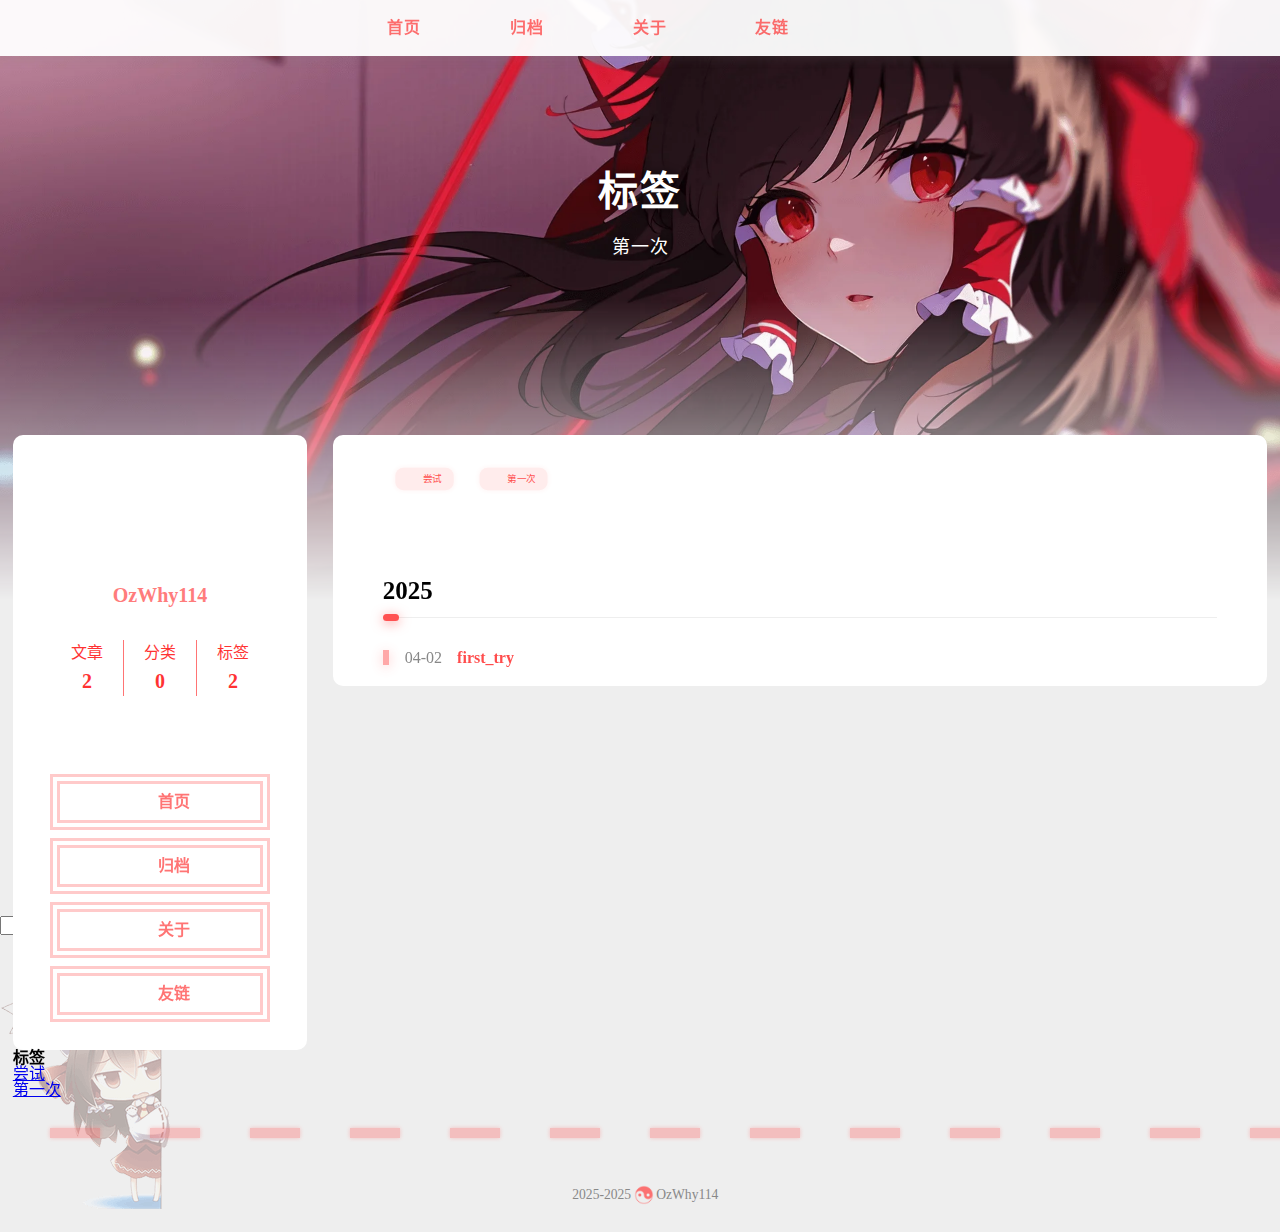
<file: tags/第一次/index.html>
<!DOCTYPE html>
  <html lang="zh-CN"  
    
      data-theme-mode="auto"
    
  >
  <head>
  
  <meta charset="utf-8">
  

  

  

  <script>window.REIMU_CONFIG = {};window.REIMU_CONFIG.clipboard_tips = {"success":"复制成功～(∠・ω< )⌒★","fail":"复制失败 (ﾟ⊿ﾟ)ﾂ","copyright":{"enable":false,"count":50,"content":"本文版权：本博客所有文章除特别声明外，均采用 BY-NC-SA 许可协议。转载请注明出处！"}};window.REIMU_CONFIG.code_block = {"expand":true};window.REIMU_CONFIG.base = 'https://ozwhy114.github.io';</script>
  
  <title>
    标签: 第一次 |
    
    Ciallo～(∠・ω&lt; )⌒★
  </title>
  <meta name="viewport" content="width=device-width, initial-scale=1, shrink-to-fit=no">
  <link rel="preconnect" href="https://fonts.gstatic.com/" crossorigin><link rel="preload" as="style" href="https://fonts.googleapis.com/css?family=Noto%20Sans%20SC:400,400italic,700,700italic%7CNoto%20Sans%20SC:400,400italic,700,700italic&display=swap"><link rel="stylesheet" href="https://fonts.googleapis.com/css?family=Noto%20Sans%20SC:400,400italic,700,700italic%7CNoto%20Sans%20SC:400,400italic,700,700italic&display=swap" media="print" onload="this.media&#x3D;&#39;all&#39;">
  
    
<link rel="stylesheet" href="https://npm.webcache.cn/@fortawesome/fontawesome-free@6.5.1/css/regular.min.css">
<link rel="stylesheet" href="https://npm.webcache.cn/@fortawesome/fontawesome-free@6.5.1/css/solid.min.css">

    <link rel="preload" href="https://npm.webcache.cn/@fortawesome/fontawesome-free@6.5.1/css/brands.min.css" as="style" onload="this.onload=null;this.rel='stylesheet'">
<link rel="preload" href="https://npm.webcache.cn/@fortawesome/fontawesome-free@6.5.1/css/v5-font-face.min.css" as="style" onload="this.onload=null;this.rel='stylesheet'">
<link rel="preload" href="https://npm.webcache.cn/@fortawesome/fontawesome-free@6.5.1/css/v4-font-face.min.css" as="style" onload="this.onload=null;this.rel='stylesheet'">
  
  
    
<link rel="stylesheet" href="/css/loader.css">

  
  
    <meta property="og:type" content="website">
<meta property="og:title" content="Ciallo～(∠・ω&lt; )⌒★">
<meta property="og:url" content="https://ozwhy114.github.io/tags/%E7%AC%AC%E4%B8%80%E6%AC%A1/index.html">
<meta property="og:site_name" content="Ciallo～(∠・ω&lt; )⌒★">
<meta property="og:locale" content="zh_CN">
<meta property="og:image" content="https://ozwhy114.github.io/images/banner.webp">
<meta property="article:author" content="OzWhy114">
<meta name="twitter:card" content="summary">
<meta name="twitter:image" content="https://ozwhy114.github.io/images/banner.webp">
  
  
    <link rel="alternate" href="/atom.xml" title="Ciallo～(∠・ω< )⌒★" type="application/atom+xml">
  
  
    <link rel="shortcut icon" href="/images/favicon.ico">
  
  
<link rel="stylesheet" href="/css/style.css">

  <link rel="preload" href="https://npm.webcache.cn/photoswipe@5.4.4/dist/photoswipe.css" as="style" onload="this.onload=null;this.rel='stylesheet'">
  
  
  
  
    
<script src="https://npm.webcache.cn/pace-js@1.2.4/pace.min.js" integrity="sha384-k6YtvFUEIuEFBdrLKJ3YAUbBki333tj1CSUisai5Cswsg9wcLNaPzsTHDswp4Az8" crossorigin="anonymous"></script>

  
  
    
<link rel="stylesheet" href="https://npm.webcache.cn/@reimujs/aos@0.1.0/dist/aos.css">

  
  
  
<meta name="generator" content="Hexo 7.3.0"></head>

  <body>
    
    
  <div id='loader'>
    <div class="loading-left-bg loading-bg"></div>
    <div class="loading-right-bg loading-bg"></div>
    <div class="spinner-box">
      <div class="loading-taichi">
      </div>
      <div class="loading-word">
        <span style="--i: 1">C</span>
        <span style="--i: 2">i</span>
        <span style="--i: 3">a</span>
        <span style="--i: 4">l</span>
        <span style="--i: 5">l</span>
        <span style="--i: 6">o</span>
        <span style="--i: 7">～</span>
        <span style="--i: 8">(</span>
        <span style="--i: 9">&ang;</span>
        <span style="--i: 10">・</span>
        <span style="--i: 11">ω</span>
        <span style="--i: 12">&lt;</span>
        <span style="--i: 13">)</span>
        <span style="--i: 14">⌒</span>
        <span style="--i: 15">★</span>
      </div>
    </div>
  </div>
  </div>
  <script>
    var time = null;
    var startLoading = () => {
      time = Date.now();
      document.getElementById('loader').classList.remove("loading");
    }
    var endLoading = () => {
      if (!time) {
        document.body.style.overflow = 'auto';
        document.getElementById('loader').classList.add("loading");
      } else {
        if (Date.now() - time > 500) {
          time = null;
          document.body.style.overflow = 'auto';
          document.getElementById('loader').classList.add("loading");
        } else {
          setTimeout(endLoading, 500 - (Date.now() - time));
          time = null;
        }
      }
    }
    window.addEventListener('DOMContentLoaded', endLoading);
    document.getElementById('loader').addEventListener('click', endLoading);
  </script>
  
    <div id="copy-tooltip"
      style="pointer-events: none; opacity: 0; transition: all 0.2s ease; position: fixed;top: 50%;left: 50%;z-index: 999;transform: translate(-50%, -50%);color: white;background: rgba(0, 0, 0, 0.5);padding: 10px 15px;border-radius: 10px;">
    </div>

    
    <div id="container">
      <div id="wrap">
        <div id="header-nav">
  <nav id="main-nav">
    
      
        <span class="main-nav-link-wrap">
          <div class="main-nav-icon icon ">
            &#xf015;
          </div>
          <a class="main-nav-link" href="/">首页</a>
        </span>
      
        <span class="main-nav-link-wrap">
          <div class="main-nav-icon icon ">
            &#xf187;
          </div>
          <a class="main-nav-link" href="/archives">归档</a>
        </span>
      
        <span class="main-nav-link-wrap">
          <div class="main-nav-icon icon ">
            &#xf05a;
          </div>
          <a class="main-nav-link" href="/about">关于</a>
        </span>
      
        <span class="main-nav-link-wrap">
          <div class="main-nav-icon icon ">
            &#xf0c1;
          </div>
          <a class="main-nav-link" href="/friend">友链</a>
        </span>
      
    
    <a id="main-nav-toggle" class="nav-icon"></a>
  </nav>
  <nav id="sub-nav">
    
      <a id="nav-rss-link" class="nav-icon" href="/atom.xml" title="RSS 订阅" target="_blank"></a>
    
    
    
      <a id="nav-search-btn" class="nav-icon popup-trigger" title="搜索"></a>
    
  </nav>
  
</div>
<header id="header">
  
    
      <picture>
        
      </picture>
      
        <img fetchpriority="high" src="/images/banner.webp" alt="">
      
    
  
  <div id="header-outer">
    <div id="header-title">
      
        
        
          <a href="/" id="logo">
            <h1 data-aos="slide-up">标签</h1>
          </a>
        
      
      
        
        <h2 id="subtitle-wrap" data-aos="slide-down">
          
            <a href="/" id="subtitle">第一次</a>
          
        </h2>
      
    </div>
  </div>
</header>

        <div id="content" class="sidebar-left"  >
          <aside id="sidebar">
  
  
  
  <div class="sidebar-wrapper ">
    <div class="sidebar-wrap" data-aos="fade-up">
      
        <div class="sidebar-author">
  <img data-src="/avatar/avatar.webp" data-sizes="auto" alt="OzWhy114" class="lazyload">
  <div class="sidebar-author-name">OzWhy114</div>
  <div class="sidebar-description"></div>
</div>
<div class="sidebar-state">
  <div class="sidebar-state-article">
    <div>文章</div>
    <div class="sidebar-state-number">2</div>
  </div>
  <div class="sidebar-state-category">
    <div>分类</div>
    <div class="sidebar-state-number">0</div>
  </div>
  <div class="sidebar-state-tag">
    <div>标签</div>
    <div class="sidebar-state-number">2</div>
  </div>
</div>
<div class="sidebar-social">
  
    <div class="icon-github sidebar-social-icon">
      <a href=https://github.com/OzWhy114 itemprop="url" target="_blank" aria-label="github" rel="noopener external nofollow noreferrer"></a>
    </div>
  
    <div class="icon-bilibili sidebar-social-icon">
      <a href=https://space.bilibili.com/313087797?spm_id_from=333.1007.0.0 itemprop="url" target="_blank" aria-label="bilibili" rel="noopener external nofollow noreferrer"></a>
    </div>
  
</div>
<div class="sidebar-menu">
  
    
      <div class="sidebar-menu-link-wrap">
        <a class="sidebar-menu-link-dummy" href="/" aria-label="首页"></a>
        <div class="sidebar-menu-icon icon ">
          &#xf015;
        </div>
        <div class="sidebar-menu-link">首页</div>
      </div>
    
      <div class="sidebar-menu-link-wrap">
        <a class="sidebar-menu-link-dummy" href="/archives" aria-label="归档"></a>
        <div class="sidebar-menu-icon icon ">
          &#xf187;
        </div>
        <div class="sidebar-menu-link">归档</div>
      </div>
    
      <div class="sidebar-menu-link-wrap">
        <a class="sidebar-menu-link-dummy" href="/about" aria-label="关于"></a>
        <div class="sidebar-menu-icon icon ">
          &#xf05a;
        </div>
        <div class="sidebar-menu-link">关于</div>
      </div>
    
      <div class="sidebar-menu-link-wrap">
        <a class="sidebar-menu-link-dummy" href="/friend" aria-label="友链"></a>
        <div class="sidebar-menu-icon icon ">
          &#xf0c1;
        </div>
        <div class="sidebar-menu-link">友链</div>
      </div>
    
  
</div>

      
      
    </div>
  </div>

  <div class="sidebar-widget">
  
    
      

    
      
  <div class="widget-wrapper">
    <div class="widget-wrap" data-aos="fade-up">
      <h3 class="widget-title">标签</h3>
      <div class="widget">
        <ul class="tag-list" itemprop="keywords"><li class="tag-list-item"><a class="tag-list-link" href="/tags/%E5%B0%9D%E8%AF%95/" rel="tag">尝试</a></li><li class="tag-list-item"><a class="tag-list-link" href="/tags/%E7%AC%AC%E4%B8%80%E6%AC%A1/" rel="tag">第一次</a></li></ul>
      </div>
    </div>
  </div>


    
  
  </div>
  
</aside>

          <section id="main">
<div class="archives-outer-wrap" data-aos="fade-up">
  
    
      <div class="tag-wrap">
  
    <div class="archives-tag-list-item" data-aos="zoom-in">
      <a class="archives-tag-list-link" href="/tags/%E5%B0%9D%E8%AF%95/">尝试</a>
    </div>
  
    <div class="archives-tag-list-item" data-aos="zoom-in">
      <a class="archives-tag-list-link" href="/tags/%E7%AC%AC%E4%B8%80%E6%AC%A1/">第一次</a>
    </div>
  
</div>
<div class="category-wrap">
  
</div>
    
  
  
    
    
    
      
      
        
        
        <section class="archives-wrap" data-aos="fade-up">
          <div class="archive-year-wrap">
            <a href="/archives/2025" class="archive-year">2025</a>
          </div>
          <ul>
            
            <li class="archive-article">
  <div class="archive-article-date-wrap">
    <span>
      <time class="dt-published" datetime="2025-04-02T11:42:46.000Z" itemprop="datePublished">04-02</time>
    </span>
  </div>
  
    <a class="archive-article-title" href="/2025/04/02/first-try/">first_try</a>
  
</li>

            
            
          </ul>
        </section>
    
  
  </div>



</section>
        </div>
        
        
        <footer id="footer">
  <div style="width: 100%; overflow: hidden">
    <div class="footer-line"></div>
  </div>
  <div id="footer-info">
    
    <div>
      <span class="icon-copyright"></span>
      2025-2025
      <span class="footer-info-sep "></span>
      OzWhy114
    </div>
    
    
    
    
    
  </div>
</footer>

        
          <div class="sidebar-top">
            <div class="sidebar-top-taichi "></div>
            <div class="arrow-up"></div>
          </div>
        
        <div id="mask" class="hide"></div>
      </div>
      <nav id="mobile-nav">
  <div class="sidebar-wrap">
    
      <div class="sidebar-author">
  <img data-src="/avatar/avatar.webp" data-sizes="auto" alt="OzWhy114" class="lazyload">
  <div class="sidebar-author-name">OzWhy114</div>
  <div class="sidebar-description"></div>
</div>
<div class="sidebar-state">
  <div class="sidebar-state-article">
    <div>文章</div>
    <div class="sidebar-state-number">2</div>
  </div>
  <div class="sidebar-state-category">
    <div>分类</div>
    <div class="sidebar-state-number">0</div>
  </div>
  <div class="sidebar-state-tag">
    <div>标签</div>
    <div class="sidebar-state-number">2</div>
  </div>
</div>
<div class="sidebar-social">
  
    <div class="icon-github sidebar-social-icon">
      <a href=https://github.com/OzWhy114 itemprop="url" target="_blank" aria-label="github" rel="noopener external nofollow noreferrer"></a>
    </div>
  
    <div class="icon-bilibili sidebar-social-icon">
      <a href=https://space.bilibili.com/313087797?spm_id_from=333.1007.0.0 itemprop="url" target="_blank" aria-label="bilibili" rel="noopener external nofollow noreferrer"></a>
    </div>
  
</div>
<div class="sidebar-menu">
  
    
      <div class="sidebar-menu-link-wrap">
        <a class="sidebar-menu-link-dummy" href="/" aria-label="首页"></a>
        <div class="sidebar-menu-icon icon ">
          &#xf015;
        </div>
        <div class="sidebar-menu-link">首页</div>
      </div>
    
      <div class="sidebar-menu-link-wrap">
        <a class="sidebar-menu-link-dummy" href="/archives" aria-label="归档"></a>
        <div class="sidebar-menu-icon icon ">
          &#xf187;
        </div>
        <div class="sidebar-menu-link">归档</div>
      </div>
    
      <div class="sidebar-menu-link-wrap">
        <a class="sidebar-menu-link-dummy" href="/about" aria-label="关于"></a>
        <div class="sidebar-menu-icon icon ">
          &#xf05a;
        </div>
        <div class="sidebar-menu-link">关于</div>
      </div>
    
      <div class="sidebar-menu-link-wrap">
        <a class="sidebar-menu-link-dummy" href="/friend" aria-label="友链"></a>
        <div class="sidebar-menu-icon icon ">
          &#xf0c1;
        </div>
        <div class="sidebar-menu-link">友链</div>
      </div>
    
  
</div>

    
  </div>
  
</nav>

    </div>
    
      <div class="site-search">
        <div class="reimu-popup popup">
          <div class="reimu-search">
            <div class="reimu-search-input-icon"></div>
            <div class="reimu-search-input" id="reimu-search-input"></div>
            <div class="popup-btn-close"></div>
          </div>
          <div class="reimu-results">
            <div id="reimu-stats"></div>
            <div id="reimu-hits"></div>
            <div id="reimu-pagination" class="reimu-pagination"></div>
          </div>
          <img class="reimu-bg" src="/images/reimu.png"/>
        </div>
      </div>
    
    
<script src="https://npm.webcache.cn/lazysizes@5.3.2/lazysizes.min.js" integrity="sha384-3gT&#x2F;vsepWkfz&#x2F;ff7PpWNUeMzeWoH3cDhm&#x2F;A8jM7ouoAK0&#x2F;fP&#x2F;9bcHHR5kHq2nf+e" crossorigin="anonymous"></script>


<script src="https://npm.webcache.cn/clipboard@2.0.11/dist/clipboard.min.js" integrity="sha384-J08i8An&#x2F;QeARD9ExYpvphB8BsyOj3Gh2TSh1aLINKO3L0cMSH2dN3E22zFoXEi0Q" crossorigin="anonymous"></script>



<script src="/js/script.js"></script>



  
<script src="/js/aos.js"></script>

  <script>
    var aosInit = () => {
      AOS.init({
        duration: 1000,
        easing: "ease",
        once: true,
        offset: 50,
      });
    };
    if (document.readyState === 'loading') {
      document.addEventListener('DOMContentLoaded', aosInit);
    } else {
      aosInit();
    }
  </script>



<script src="/js/pjax_script.js" data-pjax></script>



  
<script src="/js/generator_search.js" defer></script>






  
<script src="https://npm.webcache.cn/mouse-firework@0.1.0/dist/index.umd.js" integrity="sha384-KM6i7tu43nYd6e0beIljxHMC5tZc58XBDu7pPA58w50h18Jsx7gLdimfS09RXlKv" crossorigin="anonymous"></script>

  <script>
    window.firework && window.firework(JSON.parse('{"excludeElements":["a","button"],"particles":[{"shape":"circle","move":["emit"],"easing":"easeOutExpo","colors":["#525252","#7c7c7c","#afafaf","#d0d0d0"],"number":20,"duration":[1200,1800],"shapeOptions":{"radius":[16,32],"alpha":[0.3,0.5]}},{"shape":"circle","move":["diffuse"],"easing":"easeOutExpo","colors":["#000000"],"number":1,"duration":[1200,1800],"shapeOptions":{"radius":20,"alpha":[0.2,0.5],"lineWidth":6}}]}'))
  </script>










<div id="lazy-script">
  <div>
       
    
    
      
    
    
  </div>
</div>


  <script>
    console.log(String.raw`%c 
 ______     ______     __     __    __     __  __    
/\  == \   /\  ___\   /\ \   /\ "-./  \   /\ \/\ \   
\ \  __<   \ \  __\   \ \ \  \ \ \-./\ \  \ \ \_\ \  
 \ \_\ \_\  \ \_____\  \ \_\  \ \_\ \ \_\  \ \_____\ 
  \/_/ /_/   \/_____/   \/_/   \/_/  \/_/   \/_____/ 
                                                  
`,'color: #ff5252;')
    console.log('%c Theme.Reimu v' + '1.6.0' + ' %c https://github.com/D-Sketon/hexo-theme-reimu ', 'color: white; background: #ff5252; padding:5px 0;', 'padding:4px;border:1px solid #ff5252;')
  </script>
  





<script>
  if ('serviceWorker' in navigator) {
    navigator.serviceWorker.getRegistrations().then((registrations) => {
      for (let registration of registrations) {
        registration.unregister();
      }
    });
  }
</script>









    
  </body>
  </html>
</file>
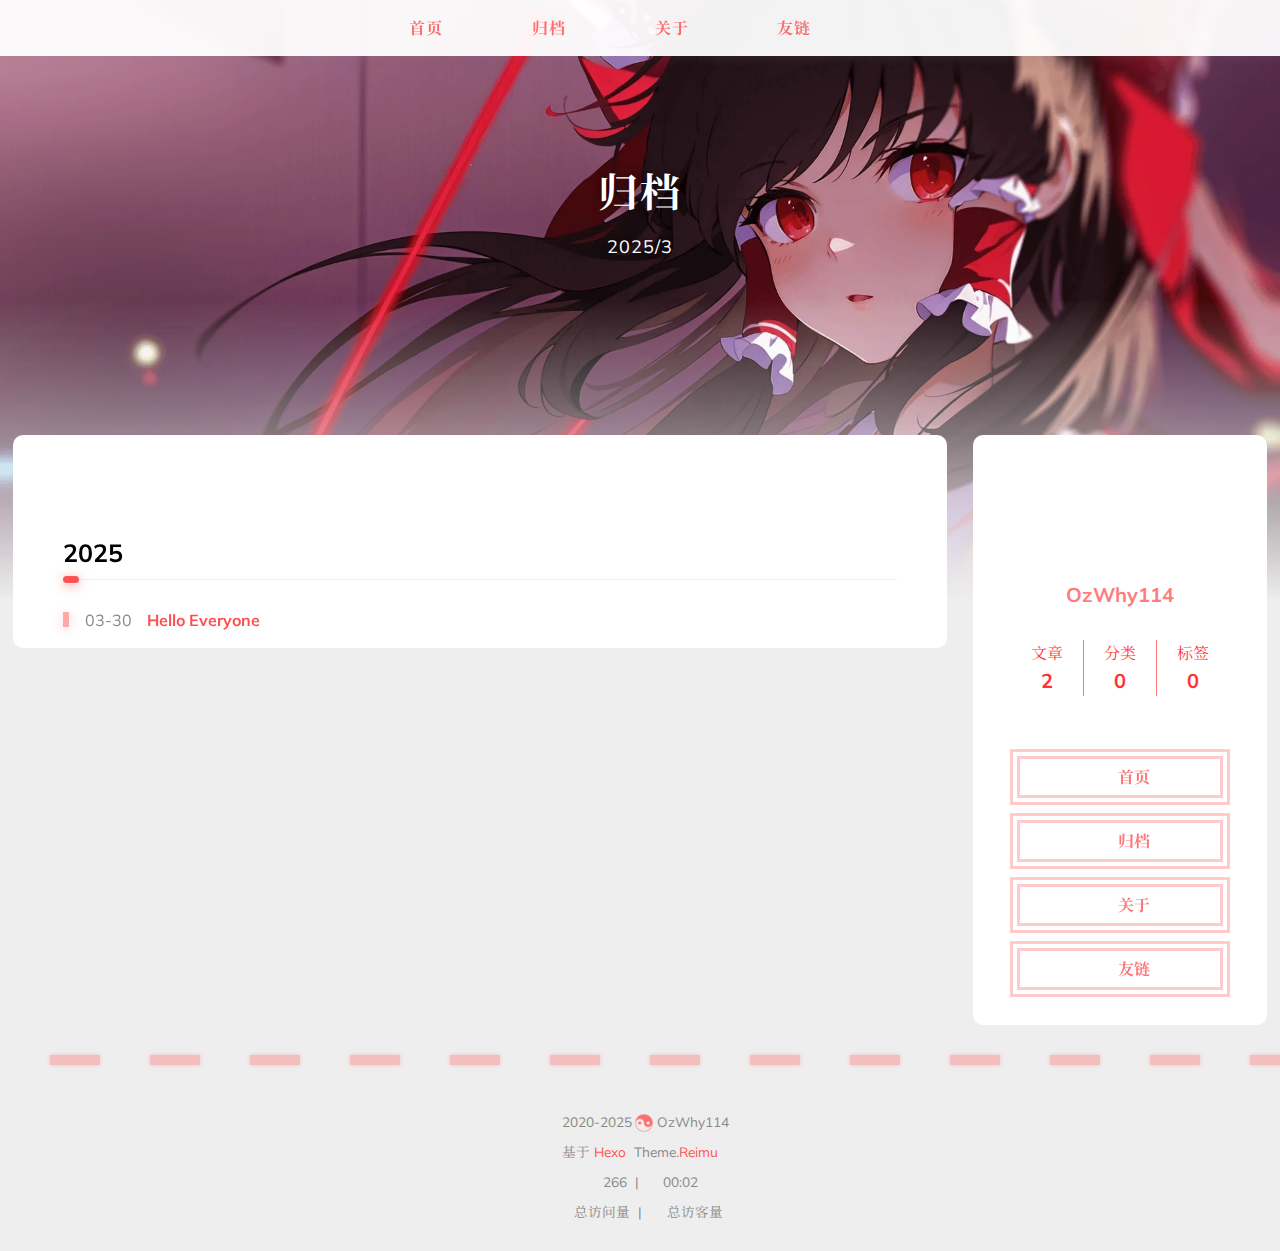
<file: archives/2025/03/index.html>
<!DOCTYPE html>
  <html lang="zh-CN"  
    
      data-theme-mode="auto"
    
  >
  <head>
  
  <meta charset="utf-8">
  

  

  

  <script>window.REIMU_CONFIG = {};window.REIMU_CONFIG.icon_font = '4552607_0khxww3tj3q9';window.REIMU_CONFIG.clipboard_tips = {"success":"复制成功(*^▽^*)","fail":"复制失败 (ﾟ⊿ﾟ)ﾂ","copyright":{"enable":false,"count":50,"content":"本文版权：本博客所有文章除特别声明外，均采用 BY-NC-SA 许可协议。转载请注明出处！"}};window.REIMU_CONFIG.code_block = {"expand":true};window.REIMU_CONFIG.base = 'http://example.com';</script>
  
  <title>
    归档: 2025/3 |
    
    Hexo
  </title>
  <meta name="viewport" content="width=device-width, initial-scale=1, shrink-to-fit=no">
  <link rel="preconnect" href="https://fonts.gstatic.com/" crossorigin><link rel="preload" as="style" href="https://fonts.googleapis.com/css?family=Mulish:400,400italic,700,700italic%7CNoto%20Serif%20SC:400,400italic,700,700italic&display=swap"><link rel="stylesheet" href="https://fonts.googleapis.com/css?family=Mulish:400,400italic,700,700italic%7CNoto%20Serif%20SC:400,400italic,700,700italic&display=swap" media="print" onload="this.media&#x3D;&#39;all&#39;">
  
    <link rel="preload" href="//at.alicdn.com/t/c/font_4552607_0khxww3tj3q9.woff2" as="font" type="font/woff2" crossorigin="anonymous">
  
  
    
<link rel="stylesheet" href="/css/loader.css">

  
  
    <meta property="og:type" content="website">
<meta property="og:title" content="Hexo">
<meta property="og:url" content="http://example.com/archives/2025/03/index.html">
<meta property="og:site_name" content="Hexo">
<meta property="og:locale" content="zh_CN">
<meta property="og:image" content="http://example.com/images/banner.webp">
<meta property="article:author" content="OzWhy114">
<meta name="twitter:card" content="summary">
<meta name="twitter:image" content="http://example.com/images/banner.webp">
  
  
    <link rel="alternate" href="/atom.xml" title="Hexo" type="application/atom+xml">
  
  
    <link rel="shortcut icon" href="/images/favicon.ico">
  
  
<link rel="stylesheet" href="/css/style.css">

  <link rel="preload" href="https://npm.webcache.cn/photoswipe@5.4.4/dist/photoswipe.css" as="style" onload="this.onload=null;this.rel='stylesheet'">
  
  
  
  
    
<script src="https://npm.webcache.cn/pace-js@1.2.4/pace.min.js" integrity="sha384-k6YtvFUEIuEFBdrLKJ3YAUbBki333tj1CSUisai5Cswsg9wcLNaPzsTHDswp4Az8" crossorigin="anonymous"></script>

  
  
    
<link rel="stylesheet" href="https://npm.webcache.cn/@reimujs/aos@0.1.0/dist/aos.css">

  
  
  
<meta name="generator" content="Hexo 7.3.0"></head>

  <body>
    
    
  <div id='loader'>
    <div class="loading-left-bg loading-bg"></div>
    <div class="loading-right-bg loading-bg"></div>
    <div class="spinner-box">
      <div class="loading-taichi">
        
          <svg width="150" height="150" viewBox="0 0 1024 1024" class="icon" version="1.1" xmlns="https://www.w3.org/2000/svg" shape-rendering="geometricPrecision">
            <path d="M303.5 432A80 80 0 0 1 291.5 592A80 80 0 0 1 303.5 432z" fill="var(--red-1, #ff5252)" />
            <path d="M512 65A447 447 0 0 1 512 959L512 929A417 417 0 0 0 512 95A417 417 0 0 0 512 929L512 959A447 447 0 0 1 512 65z 
           M512 95A417 417 0 0 1 929 512A208.5 208.5 0 0 1 720.5 720.5L720.5 592A80 80 0 0 0 720.5 432A80 80 0 0 0 720.5 592L720.5 720.5A208.5 208.5 0 0 1 512 512A208.5 208.5 0 0 0 303.5 303.5A208.5 208.5 0 0 0 95 512A417 417 0 0 1 512 95z" fill="var(--red-1, #ff5252)" />
          </svg>
        
      </div>
      <div class="loading-word">少女祈祷中...</div>
    </div>
  </div>
  </div>
  <script>
    var time = null;
    var startLoading = () => {
      time = Date.now();
      document.getElementById('loader').classList.remove("loading");
    }
    var endLoading = () => {
      if (!time) {
        document.body.style.overflow = 'auto';
        document.getElementById('loader').classList.add("loading");
      } else {
        if (Date.now() - time > 500) {
          time = null;
          document.body.style.overflow = 'auto';
          document.getElementById('loader').classList.add("loading");
        } else {
          setTimeout(endLoading, 500 - (Date.now() - time));
          time = null;
        }
      }
    }
    window.addEventListener('DOMContentLoaded', endLoading);
    document.getElementById('loader').addEventListener('click', endLoading);
  </script>

<div id="copy-tooltip" style="pointer-events: none; opacity: 0; transition: all 0.2s ease; position: fixed;top: 50%;left: 50%;z-index: 999;transform: translate(-50%, -50%);color: white;background: rgba(0, 0, 0, 0.5);padding: 10px 15px;border-radius: 10px;">
</div>


    <div id="container">
      <div id="wrap">
        <div id="header-nav">
  <nav id="main-nav">
    
      
        <span class="main-nav-link-wrap">
          <div class="main-nav-icon icon ">
            &#xf0c1;
          </div>
          <a class="main-nav-link" href="/">首页</a>
        </span>
      
        <span class="main-nav-link-wrap">
          <div class="main-nav-icon icon ">
            &#xf0c1;
          </div>
          <a class="main-nav-link" href="/archives">归档</a>
        </span>
      
        <span class="main-nav-link-wrap">
          <div class="main-nav-icon icon ">
            &#xf0c1;
          </div>
          <a class="main-nav-link" href="/about">关于</a>
        </span>
      
        <span class="main-nav-link-wrap">
          <div class="main-nav-icon icon ">
            &#xf0c1;
          </div>
          <a class="main-nav-link" href="/friend">友链</a>
        </span>
      
    
    <a id="main-nav-toggle" class="nav-icon"></a>
  </nav>
  <nav id="sub-nav">
    
      <a id="nav-rss-link" class="nav-icon" href="/atom.xml" title="RSS 订阅" target="_blank"></a>
    
    
    
  </nav>
  
</div>
<header id="header">
  
    
      <picture>
        
      </picture>
      
        <img fetchpriority="high" src="/images/banner.webp" alt="">
      
    
  
  <div id="header-outer">
    <div id="header-title">
      
        
        
          <a href="/" id="logo">
            <h1 data-aos="slide-up">归档</h1>
          </a>
        
      
      
        
        <h2 id="subtitle-wrap" data-aos="slide-down">
          
            <a href="/" id="subtitle">2025/3</a>
          
        </h2>
      
    </div>
  </div>
</header>

        <div id="content"  class="sidebar-right" >
          <aside id="sidebar">
  
  
  
  <div class="sidebar-wrapper ">
    <div class="sidebar-wrap" data-aos="fade-up">
      
        <div class="sidebar-author">
  <img data-src="/avatar/avatar.webp" data-sizes="auto" alt="OzWhy114" class="lazyload">
  <div class="sidebar-author-name">OzWhy114</div>
  <div class="sidebar-description"></div>
</div>
<div class="sidebar-state">
  <div class="sidebar-state-article">
    <div>文章</div>
    <div class="sidebar-state-number">2</div>
  </div>
  <div class="sidebar-state-category">
    <div>分类</div>
    <div class="sidebar-state-number">0</div>
  </div>
  <div class="sidebar-state-tag">
    <div>标签</div>
    <div class="sidebar-state-number">0</div>
  </div>
</div>
<div class="sidebar-social">
  
</div>
<div class="sidebar-menu">
  
    
      <div class="sidebar-menu-link-wrap">
        <a class="sidebar-menu-link-dummy" href="/" aria-label="首页"></a>
        <div class="sidebar-menu-icon icon ">
          &#xf0c1;
        </div>
        <div class="sidebar-menu-link">首页</div>
      </div>
    
      <div class="sidebar-menu-link-wrap">
        <a class="sidebar-menu-link-dummy" href="/archives" aria-label="归档"></a>
        <div class="sidebar-menu-icon icon ">
          &#xf0c1;
        </div>
        <div class="sidebar-menu-link">归档</div>
      </div>
    
      <div class="sidebar-menu-link-wrap">
        <a class="sidebar-menu-link-dummy" href="/about" aria-label="关于"></a>
        <div class="sidebar-menu-icon icon ">
          &#xf0c1;
        </div>
        <div class="sidebar-menu-link">关于</div>
      </div>
    
      <div class="sidebar-menu-link-wrap">
        <a class="sidebar-menu-link-dummy" href="/friend" aria-label="友链"></a>
        <div class="sidebar-menu-icon icon ">
          &#xf0c1;
        </div>
        <div class="sidebar-menu-link">友链</div>
      </div>
    
  
</div>

      
      
    </div>
  </div>

  <div class="sidebar-widget">
  
  </div>
  
</aside>

          <section id="main">
<div class="archives-outer-wrap" data-aos="fade-up">
  
    <div class="tag-wrap">
  
</div>
<div class="category-wrap">
  
</div>
  
  
    
    
    
      
      
        
        
        <section class="archives-wrap" data-aos="fade-up">
          <div class="archive-year-wrap">
            <a href="/archives/2025" class="archive-year">2025</a>
          </div>
          <ul>
            
            <li class="archive-article">
  <div class="archive-article-date-wrap">
    <span>
      <time class="dt-published" datetime="2025-03-30T09:02:22.899Z" itemprop="datePublished">03-30</time>
    </span>
  </div>
  
    <a class="archive-article-title" href="/2025/03/30/hello-world/">Hello Everyone</a>
  
</li>

            
            
          </ul>
        </section>
    
  
  </div>



</section>
        </div>
        
        
        <footer id="footer">
  <div style="width: 100%; overflow: hidden">
    <div class="footer-line"></div>
  </div>
  <div id="footer-info">
    
    <div>
      <span class="icon-copyright"></span>
      2020-2025
      <span class="footer-info-sep rotate"></span>
      OzWhy114
    </div>
    
      <div>
        基于&nbsp;<a href="https://hexo.io/" rel="noopener external nofollow noreferrer" target="_blank">Hexo</a>&nbsp;
        Theme.<a href="https://github.com/D-Sketon/hexo-theme-reimu" rel="noopener external nofollow noreferrer" target="_blank">Reimu</a>
      </div>
    
    
      <div>
        <span class="icon-brush"></span>
        266
        &nbsp;|&nbsp;
        <span class="icon-coffee"></span>
        00:02
      </div>
    
    
    
    
      <div>
        <span class="icon-eye"></span>
        <span id="busuanzi_container_site_pv">总访问量&nbsp;<span id="busuanzi_value_site_pv"></span></span>
        &nbsp;|&nbsp;
        <span class="icon-user"></span>
        <span id="busuanzi_container_site_uv">总访客量&nbsp;<span id="busuanzi_value_site_uv"></span></span>
      </div>
    
  </div>
</footer>

        
          <div class="sidebar-top">
            <div class="sidebar-top-taichi rotate"></div>
            <div class="arrow-up"></div>
          </div>
        
        <div id="mask" class="hide"></div>
      </div>
      <nav id="mobile-nav">
  <div class="sidebar-wrap">
    
      <div class="sidebar-author">
  <img data-src="/avatar/avatar.webp" data-sizes="auto" alt="OzWhy114" class="lazyload">
  <div class="sidebar-author-name">OzWhy114</div>
  <div class="sidebar-description"></div>
</div>
<div class="sidebar-state">
  <div class="sidebar-state-article">
    <div>文章</div>
    <div class="sidebar-state-number">2</div>
  </div>
  <div class="sidebar-state-category">
    <div>分类</div>
    <div class="sidebar-state-number">0</div>
  </div>
  <div class="sidebar-state-tag">
    <div>标签</div>
    <div class="sidebar-state-number">0</div>
  </div>
</div>
<div class="sidebar-social">
  
</div>
<div class="sidebar-menu">
  
    
      <div class="sidebar-menu-link-wrap">
        <a class="sidebar-menu-link-dummy" href="/" aria-label="首页"></a>
        <div class="sidebar-menu-icon icon ">
          &#xf0c1;
        </div>
        <div class="sidebar-menu-link">首页</div>
      </div>
    
      <div class="sidebar-menu-link-wrap">
        <a class="sidebar-menu-link-dummy" href="/archives" aria-label="归档"></a>
        <div class="sidebar-menu-icon icon ">
          &#xf0c1;
        </div>
        <div class="sidebar-menu-link">归档</div>
      </div>
    
      <div class="sidebar-menu-link-wrap">
        <a class="sidebar-menu-link-dummy" href="/about" aria-label="关于"></a>
        <div class="sidebar-menu-icon icon ">
          &#xf0c1;
        </div>
        <div class="sidebar-menu-link">关于</div>
      </div>
    
      <div class="sidebar-menu-link-wrap">
        <a class="sidebar-menu-link-dummy" href="/friend" aria-label="友链"></a>
        <div class="sidebar-menu-icon icon ">
          &#xf0c1;
        </div>
        <div class="sidebar-menu-link">友链</div>
      </div>
    
  
</div>

    
  </div>
  
</nav>

    </div>
    
    
<script src="https://npm.webcache.cn/lazysizes@5.3.2/lazysizes.min.js" integrity="sha384-3gT&#x2F;vsepWkfz&#x2F;ff7PpWNUeMzeWoH3cDhm&#x2F;A8jM7ouoAK0&#x2F;fP&#x2F;9bcHHR5kHq2nf+e" crossorigin="anonymous"></script>


<script src="https://npm.webcache.cn/clipboard@2.0.11/dist/clipboard.min.js" integrity="sha384-J08i8An&#x2F;QeARD9ExYpvphB8BsyOj3Gh2TSh1aLINKO3L0cMSH2dN3E22zFoXEi0Q" crossorigin="anonymous"></script>



<script src="/js/script.js"></script>



  
<script src="/js/aos.js"></script>

  <script>
    var aosInit = () => {
      AOS.init({
        duration: 1000,
        easing: "ease",
        once: true,
        offset: 50,
      });
    };
    if (document.readyState === 'loading') {
      document.addEventListener('DOMContentLoaded', aosInit);
    } else {
      aosInit();
    }
  </script>



<script src="/js/pjax_script.js" data-pjax></script>







  
<script src="https://npm.webcache.cn/mouse-firework@0.1.0/dist/index.umd.js" integrity="sha384-KM6i7tu43nYd6e0beIljxHMC5tZc58XBDu7pPA58w50h18Jsx7gLdimfS09RXlKv" crossorigin="anonymous"></script>

  <script>
    window.firework && window.firework(JSON.parse('{"excludeElements":["a","button"],"particles":[{"shape":"circle","move":["emit"],"easing":"easeOutExpo","colors":["#ff5252","#ff7c7c","#ffafaf","#ffd0d0"],"number":20,"duration":[1200,1800],"shapeOptions":{"radius":[16,32],"alpha":[0.3,0.5]}},{"shape":"circle","move":["diffuse"],"easing":"easeOutExpo","colors":["#ff0000"],"number":1,"duration":[1200,1800],"shapeOptions":{"radius":20,"alpha":[0.2,0.5],"lineWidth":6}}]}'))
  </script>










<div id="lazy-script">
  <div>
       
    
    
      
    
    
  </div>
</div>


  <script>
    console.log(String.raw`%c 
 ______     ______     __     __    __     __  __    
/\  == \   /\  ___\   /\ \   /\ "-./  \   /\ \/\ \   
\ \  __<   \ \  __\   \ \ \  \ \ \-./\ \  \ \ \_\ \  
 \ \_\ \_\  \ \_____\  \ \_\  \ \_\ \ \_\  \ \_____\ 
  \/_/ /_/   \/_____/   \/_/   \/_/  \/_/   \/_____/ 
                                                  
`,'color: #ff5252;')
    console.log('%c Theme.Reimu v' + '1.6.0' + ' %c https://github.com/D-Sketon/hexo-theme-reimu ', 'color: white; background: #ff5252; padding:5px 0;', 'padding:4px;border:1px solid #ff5252;')
  </script>
  



  
<script src="https://npm.webcache.cn/busuanzi@2.3.0/bsz.pure.mini.js" integrity="sha384-0M75wtSkhjIInv4coYlaJU83+OypaRCIq2SukQVQX04eGTCBXJDuWAbJet56id+S" crossorigin="anonymous" async></script>




<script>
  if ('serviceWorker' in navigator) {
    navigator.serviceWorker.getRegistrations().then((registrations) => {
      for (let registration of registrations) {
        registration.unregister();
      }
    });
  }
</script>









    
  </body>
  </html>
</file>
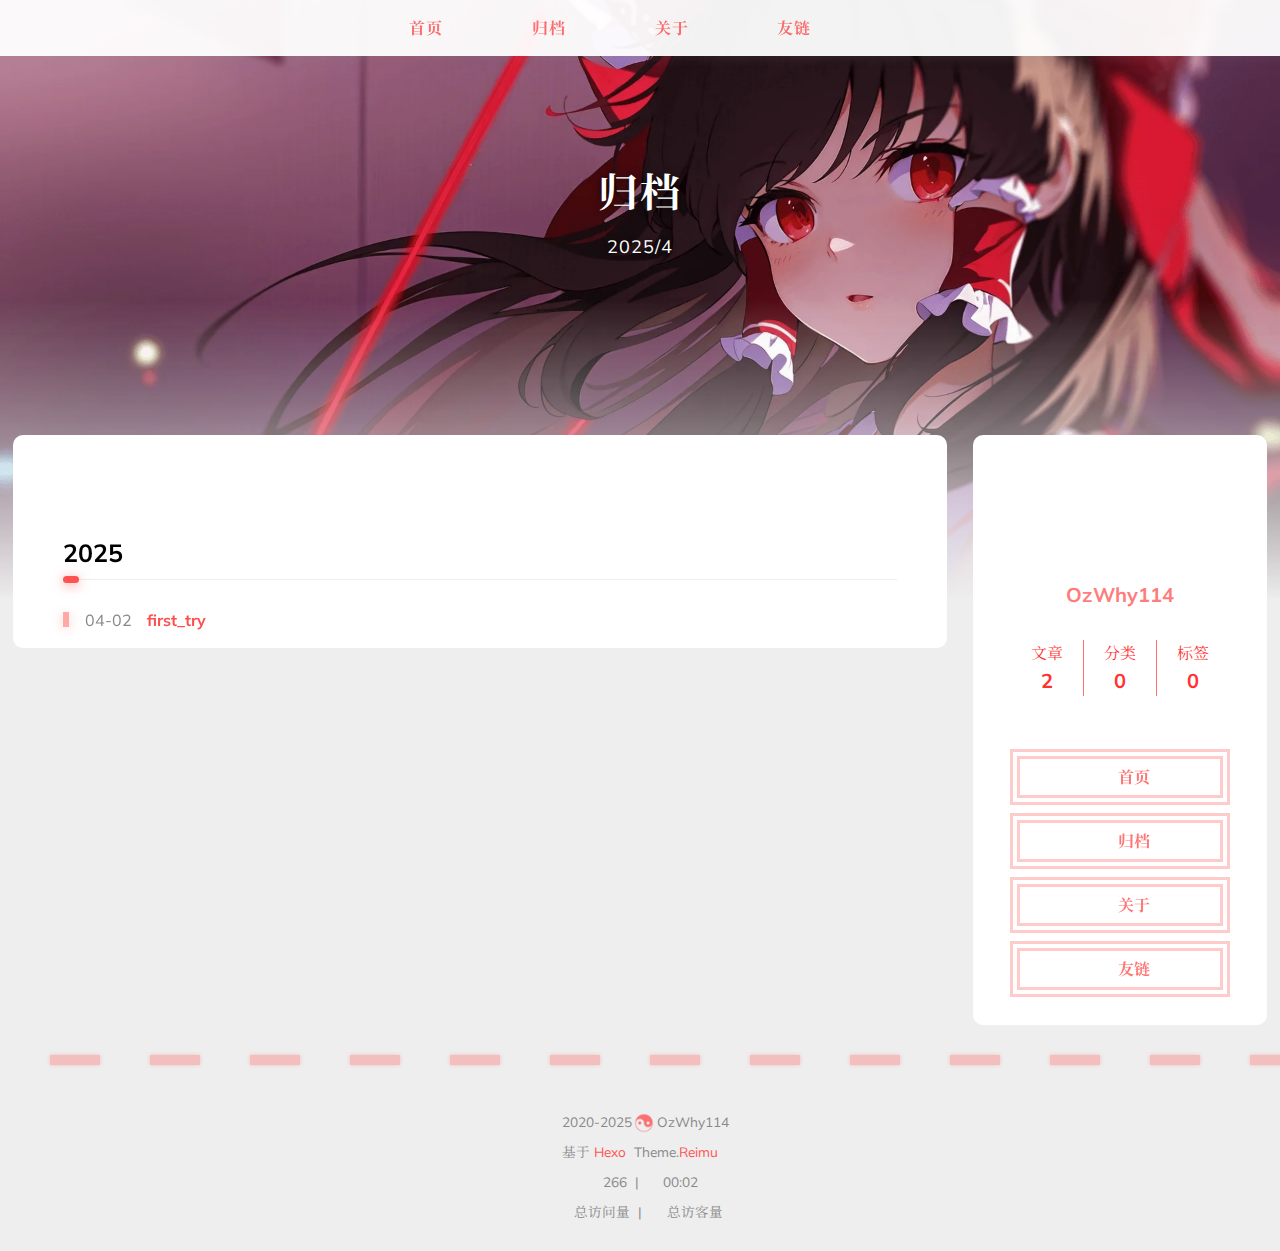
<file: archives/2025/04/index.html>
<!DOCTYPE html>
  <html lang="zh-CN"  
    
      data-theme-mode="auto"
    
  >
  <head>
  
  <meta charset="utf-8">
  

  

  

  <script>window.REIMU_CONFIG = {};window.REIMU_CONFIG.icon_font = '4552607_0khxww3tj3q9';window.REIMU_CONFIG.clipboard_tips = {"success":"复制成功(*^▽^*)","fail":"复制失败 (ﾟ⊿ﾟ)ﾂ","copyright":{"enable":false,"count":50,"content":"本文版权：本博客所有文章除特别声明外，均采用 BY-NC-SA 许可协议。转载请注明出处！"}};window.REIMU_CONFIG.code_block = {"expand":true};window.REIMU_CONFIG.base = 'http://example.com';</script>
  
  <title>
    归档: 2025/4 |
    
    Hexo
  </title>
  <meta name="viewport" content="width=device-width, initial-scale=1, shrink-to-fit=no">
  <link rel="preconnect" href="https://fonts.gstatic.com/" crossorigin><link rel="preload" as="style" href="https://fonts.googleapis.com/css?family=Mulish:400,400italic,700,700italic%7CNoto%20Serif%20SC:400,400italic,700,700italic&display=swap"><link rel="stylesheet" href="https://fonts.googleapis.com/css?family=Mulish:400,400italic,700,700italic%7CNoto%20Serif%20SC:400,400italic,700,700italic&display=swap" media="print" onload="this.media&#x3D;&#39;all&#39;">
  
    <link rel="preload" href="//at.alicdn.com/t/c/font_4552607_0khxww3tj3q9.woff2" as="font" type="font/woff2" crossorigin="anonymous">
  
  
    
<link rel="stylesheet" href="/css/loader.css">

  
  
    <meta property="og:type" content="website">
<meta property="og:title" content="Hexo">
<meta property="og:url" content="http://example.com/archives/2025/04/index.html">
<meta property="og:site_name" content="Hexo">
<meta property="og:locale" content="zh_CN">
<meta property="og:image" content="http://example.com/images/banner.webp">
<meta property="article:author" content="OzWhy114">
<meta name="twitter:card" content="summary">
<meta name="twitter:image" content="http://example.com/images/banner.webp">
  
  
    <link rel="alternate" href="/atom.xml" title="Hexo" type="application/atom+xml">
  
  
    <link rel="shortcut icon" href="/images/favicon.ico">
  
  
<link rel="stylesheet" href="/css/style.css">

  <link rel="preload" href="https://npm.webcache.cn/photoswipe@5.4.4/dist/photoswipe.css" as="style" onload="this.onload=null;this.rel='stylesheet'">
  
  
  
  
    
<script src="https://npm.webcache.cn/pace-js@1.2.4/pace.min.js" integrity="sha384-k6YtvFUEIuEFBdrLKJ3YAUbBki333tj1CSUisai5Cswsg9wcLNaPzsTHDswp4Az8" crossorigin="anonymous"></script>

  
  
    
<link rel="stylesheet" href="https://npm.webcache.cn/@reimujs/aos@0.1.0/dist/aos.css">

  
  
  
<meta name="generator" content="Hexo 7.3.0"></head>

  <body>
    
    
  <div id='loader'>
    <div class="loading-left-bg loading-bg"></div>
    <div class="loading-right-bg loading-bg"></div>
    <div class="spinner-box">
      <div class="loading-taichi">
        
          <svg width="150" height="150" viewBox="0 0 1024 1024" class="icon" version="1.1" xmlns="https://www.w3.org/2000/svg" shape-rendering="geometricPrecision">
            <path d="M303.5 432A80 80 0 0 1 291.5 592A80 80 0 0 1 303.5 432z" fill="var(--red-1, #ff5252)" />
            <path d="M512 65A447 447 0 0 1 512 959L512 929A417 417 0 0 0 512 95A417 417 0 0 0 512 929L512 959A447 447 0 0 1 512 65z 
           M512 95A417 417 0 0 1 929 512A208.5 208.5 0 0 1 720.5 720.5L720.5 592A80 80 0 0 0 720.5 432A80 80 0 0 0 720.5 592L720.5 720.5A208.5 208.5 0 0 1 512 512A208.5 208.5 0 0 0 303.5 303.5A208.5 208.5 0 0 0 95 512A417 417 0 0 1 512 95z" fill="var(--red-1, #ff5252)" />
          </svg>
        
      </div>
      <div class="loading-word">少女祈祷中...</div>
    </div>
  </div>
  </div>
  <script>
    var time = null;
    var startLoading = () => {
      time = Date.now();
      document.getElementById('loader').classList.remove("loading");
    }
    var endLoading = () => {
      if (!time) {
        document.body.style.overflow = 'auto';
        document.getElementById('loader').classList.add("loading");
      } else {
        if (Date.now() - time > 500) {
          time = null;
          document.body.style.overflow = 'auto';
          document.getElementById('loader').classList.add("loading");
        } else {
          setTimeout(endLoading, 500 - (Date.now() - time));
          time = null;
        }
      }
    }
    window.addEventListener('DOMContentLoaded', endLoading);
    document.getElementById('loader').addEventListener('click', endLoading);
  </script>

<div id="copy-tooltip" style="pointer-events: none; opacity: 0; transition: all 0.2s ease; position: fixed;top: 50%;left: 50%;z-index: 999;transform: translate(-50%, -50%);color: white;background: rgba(0, 0, 0, 0.5);padding: 10px 15px;border-radius: 10px;">
</div>


    <div id="container">
      <div id="wrap">
        <div id="header-nav">
  <nav id="main-nav">
    
      
        <span class="main-nav-link-wrap">
          <div class="main-nav-icon icon ">
            &#xf0c1;
          </div>
          <a class="main-nav-link" href="/">首页</a>
        </span>
      
        <span class="main-nav-link-wrap">
          <div class="main-nav-icon icon ">
            &#xf0c1;
          </div>
          <a class="main-nav-link" href="/archives">归档</a>
        </span>
      
        <span class="main-nav-link-wrap">
          <div class="main-nav-icon icon ">
            &#xf0c1;
          </div>
          <a class="main-nav-link" href="/about">关于</a>
        </span>
      
        <span class="main-nav-link-wrap">
          <div class="main-nav-icon icon ">
            &#xf0c1;
          </div>
          <a class="main-nav-link" href="/friend">友链</a>
        </span>
      
    
    <a id="main-nav-toggle" class="nav-icon"></a>
  </nav>
  <nav id="sub-nav">
    
      <a id="nav-rss-link" class="nav-icon" href="/atom.xml" title="RSS 订阅" target="_blank"></a>
    
    
    
  </nav>
  
</div>
<header id="header">
  
    
      <picture>
        
      </picture>
      
        <img fetchpriority="high" src="/images/banner.webp" alt="">
      
    
  
  <div id="header-outer">
    <div id="header-title">
      
        
        
          <a href="/" id="logo">
            <h1 data-aos="slide-up">归档</h1>
          </a>
        
      
      
        
        <h2 id="subtitle-wrap" data-aos="slide-down">
          
            <a href="/" id="subtitle">2025/4</a>
          
        </h2>
      
    </div>
  </div>
</header>

        <div id="content"  class="sidebar-right" >
          <aside id="sidebar">
  
  
  
  <div class="sidebar-wrapper ">
    <div class="sidebar-wrap" data-aos="fade-up">
      
        <div class="sidebar-author">
  <img data-src="/avatar/avatar.webp" data-sizes="auto" alt="OzWhy114" class="lazyload">
  <div class="sidebar-author-name">OzWhy114</div>
  <div class="sidebar-description"></div>
</div>
<div class="sidebar-state">
  <div class="sidebar-state-article">
    <div>文章</div>
    <div class="sidebar-state-number">2</div>
  </div>
  <div class="sidebar-state-category">
    <div>分类</div>
    <div class="sidebar-state-number">0</div>
  </div>
  <div class="sidebar-state-tag">
    <div>标签</div>
    <div class="sidebar-state-number">0</div>
  </div>
</div>
<div class="sidebar-social">
  
</div>
<div class="sidebar-menu">
  
    
      <div class="sidebar-menu-link-wrap">
        <a class="sidebar-menu-link-dummy" href="/" aria-label="首页"></a>
        <div class="sidebar-menu-icon icon ">
          &#xf0c1;
        </div>
        <div class="sidebar-menu-link">首页</div>
      </div>
    
      <div class="sidebar-menu-link-wrap">
        <a class="sidebar-menu-link-dummy" href="/archives" aria-label="归档"></a>
        <div class="sidebar-menu-icon icon ">
          &#xf0c1;
        </div>
        <div class="sidebar-menu-link">归档</div>
      </div>
    
      <div class="sidebar-menu-link-wrap">
        <a class="sidebar-menu-link-dummy" href="/about" aria-label="关于"></a>
        <div class="sidebar-menu-icon icon ">
          &#xf0c1;
        </div>
        <div class="sidebar-menu-link">关于</div>
      </div>
    
      <div class="sidebar-menu-link-wrap">
        <a class="sidebar-menu-link-dummy" href="/friend" aria-label="友链"></a>
        <div class="sidebar-menu-icon icon ">
          &#xf0c1;
        </div>
        <div class="sidebar-menu-link">友链</div>
      </div>
    
  
</div>

      
      
    </div>
  </div>

  <div class="sidebar-widget">
  
  </div>
  
</aside>

          <section id="main">
<div class="archives-outer-wrap" data-aos="fade-up">
  
    <div class="tag-wrap">
  
</div>
<div class="category-wrap">
  
</div>
  
  
    
    
    
      
      
        
        
        <section class="archives-wrap" data-aos="fade-up">
          <div class="archive-year-wrap">
            <a href="/archives/2025" class="archive-year">2025</a>
          </div>
          <ul>
            
            <li class="archive-article">
  <div class="archive-article-date-wrap">
    <span>
      <time class="dt-published" datetime="2025-04-02T11:42:46.000Z" itemprop="datePublished">04-02</time>
    </span>
  </div>
  
    <a class="archive-article-title" href="/2025/04/02/first-try/">first_try</a>
  
</li>

            
            
          </ul>
        </section>
    
  
  </div>



</section>
        </div>
        
        
        <footer id="footer">
  <div style="width: 100%; overflow: hidden">
    <div class="footer-line"></div>
  </div>
  <div id="footer-info">
    
    <div>
      <span class="icon-copyright"></span>
      2020-2025
      <span class="footer-info-sep rotate"></span>
      OzWhy114
    </div>
    
      <div>
        基于&nbsp;<a href="https://hexo.io/" rel="noopener external nofollow noreferrer" target="_blank">Hexo</a>&nbsp;
        Theme.<a href="https://github.com/D-Sketon/hexo-theme-reimu" rel="noopener external nofollow noreferrer" target="_blank">Reimu</a>
      </div>
    
    
      <div>
        <span class="icon-brush"></span>
        266
        &nbsp;|&nbsp;
        <span class="icon-coffee"></span>
        00:02
      </div>
    
    
    
    
      <div>
        <span class="icon-eye"></span>
        <span id="busuanzi_container_site_pv">总访问量&nbsp;<span id="busuanzi_value_site_pv"></span></span>
        &nbsp;|&nbsp;
        <span class="icon-user"></span>
        <span id="busuanzi_container_site_uv">总访客量&nbsp;<span id="busuanzi_value_site_uv"></span></span>
      </div>
    
  </div>
</footer>

        
          <div class="sidebar-top">
            <div class="sidebar-top-taichi rotate"></div>
            <div class="arrow-up"></div>
          </div>
        
        <div id="mask" class="hide"></div>
      </div>
      <nav id="mobile-nav">
  <div class="sidebar-wrap">
    
      <div class="sidebar-author">
  <img data-src="/avatar/avatar.webp" data-sizes="auto" alt="OzWhy114" class="lazyload">
  <div class="sidebar-author-name">OzWhy114</div>
  <div class="sidebar-description"></div>
</div>
<div class="sidebar-state">
  <div class="sidebar-state-article">
    <div>文章</div>
    <div class="sidebar-state-number">2</div>
  </div>
  <div class="sidebar-state-category">
    <div>分类</div>
    <div class="sidebar-state-number">0</div>
  </div>
  <div class="sidebar-state-tag">
    <div>标签</div>
    <div class="sidebar-state-number">0</div>
  </div>
</div>
<div class="sidebar-social">
  
</div>
<div class="sidebar-menu">
  
    
      <div class="sidebar-menu-link-wrap">
        <a class="sidebar-menu-link-dummy" href="/" aria-label="首页"></a>
        <div class="sidebar-menu-icon icon ">
          &#xf0c1;
        </div>
        <div class="sidebar-menu-link">首页</div>
      </div>
    
      <div class="sidebar-menu-link-wrap">
        <a class="sidebar-menu-link-dummy" href="/archives" aria-label="归档"></a>
        <div class="sidebar-menu-icon icon ">
          &#xf0c1;
        </div>
        <div class="sidebar-menu-link">归档</div>
      </div>
    
      <div class="sidebar-menu-link-wrap">
        <a class="sidebar-menu-link-dummy" href="/about" aria-label="关于"></a>
        <div class="sidebar-menu-icon icon ">
          &#xf0c1;
        </div>
        <div class="sidebar-menu-link">关于</div>
      </div>
    
      <div class="sidebar-menu-link-wrap">
        <a class="sidebar-menu-link-dummy" href="/friend" aria-label="友链"></a>
        <div class="sidebar-menu-icon icon ">
          &#xf0c1;
        </div>
        <div class="sidebar-menu-link">友链</div>
      </div>
    
  
</div>

    
  </div>
  
</nav>

    </div>
    
    
<script src="https://npm.webcache.cn/lazysizes@5.3.2/lazysizes.min.js" integrity="sha384-3gT&#x2F;vsepWkfz&#x2F;ff7PpWNUeMzeWoH3cDhm&#x2F;A8jM7ouoAK0&#x2F;fP&#x2F;9bcHHR5kHq2nf+e" crossorigin="anonymous"></script>


<script src="https://npm.webcache.cn/clipboard@2.0.11/dist/clipboard.min.js" integrity="sha384-J08i8An&#x2F;QeARD9ExYpvphB8BsyOj3Gh2TSh1aLINKO3L0cMSH2dN3E22zFoXEi0Q" crossorigin="anonymous"></script>



<script src="/js/script.js"></script>



  
<script src="/js/aos.js"></script>

  <script>
    var aosInit = () => {
      AOS.init({
        duration: 1000,
        easing: "ease",
        once: true,
        offset: 50,
      });
    };
    if (document.readyState === 'loading') {
      document.addEventListener('DOMContentLoaded', aosInit);
    } else {
      aosInit();
    }
  </script>



<script src="/js/pjax_script.js" data-pjax></script>







  
<script src="https://npm.webcache.cn/mouse-firework@0.1.0/dist/index.umd.js" integrity="sha384-KM6i7tu43nYd6e0beIljxHMC5tZc58XBDu7pPA58w50h18Jsx7gLdimfS09RXlKv" crossorigin="anonymous"></script>

  <script>
    window.firework && window.firework(JSON.parse('{"excludeElements":["a","button"],"particles":[{"shape":"circle","move":["emit"],"easing":"easeOutExpo","colors":["#ff5252","#ff7c7c","#ffafaf","#ffd0d0"],"number":20,"duration":[1200,1800],"shapeOptions":{"radius":[16,32],"alpha":[0.3,0.5]}},{"shape":"circle","move":["diffuse"],"easing":"easeOutExpo","colors":["#ff0000"],"number":1,"duration":[1200,1800],"shapeOptions":{"radius":20,"alpha":[0.2,0.5],"lineWidth":6}}]}'))
  </script>










<div id="lazy-script">
  <div>
       
    
    
      
    
    
  </div>
</div>


  <script>
    console.log(String.raw`%c 
 ______     ______     __     __    __     __  __    
/\  == \   /\  ___\   /\ \   /\ "-./  \   /\ \/\ \   
\ \  __<   \ \  __\   \ \ \  \ \ \-./\ \  \ \ \_\ \  
 \ \_\ \_\  \ \_____\  \ \_\  \ \_\ \ \_\  \ \_____\ 
  \/_/ /_/   \/_____/   \/_/   \/_/  \/_/   \/_____/ 
                                                  
`,'color: #ff5252;')
    console.log('%c Theme.Reimu v' + '1.6.0' + ' %c https://github.com/D-Sketon/hexo-theme-reimu ', 'color: white; background: #ff5252; padding:5px 0;', 'padding:4px;border:1px solid #ff5252;')
  </script>
  



  
<script src="https://npm.webcache.cn/busuanzi@2.3.0/bsz.pure.mini.js" integrity="sha384-0M75wtSkhjIInv4coYlaJU83+OypaRCIq2SukQVQX04eGTCBXJDuWAbJet56id+S" crossorigin="anonymous" async></script>




<script>
  if ('serviceWorker' in navigator) {
    navigator.serviceWorker.getRegistrations().then((registrations) => {
      for (let registration of registrations) {
        registration.unregister();
      }
    });
  }
</script>









    
  </body>
  </html>
</file>
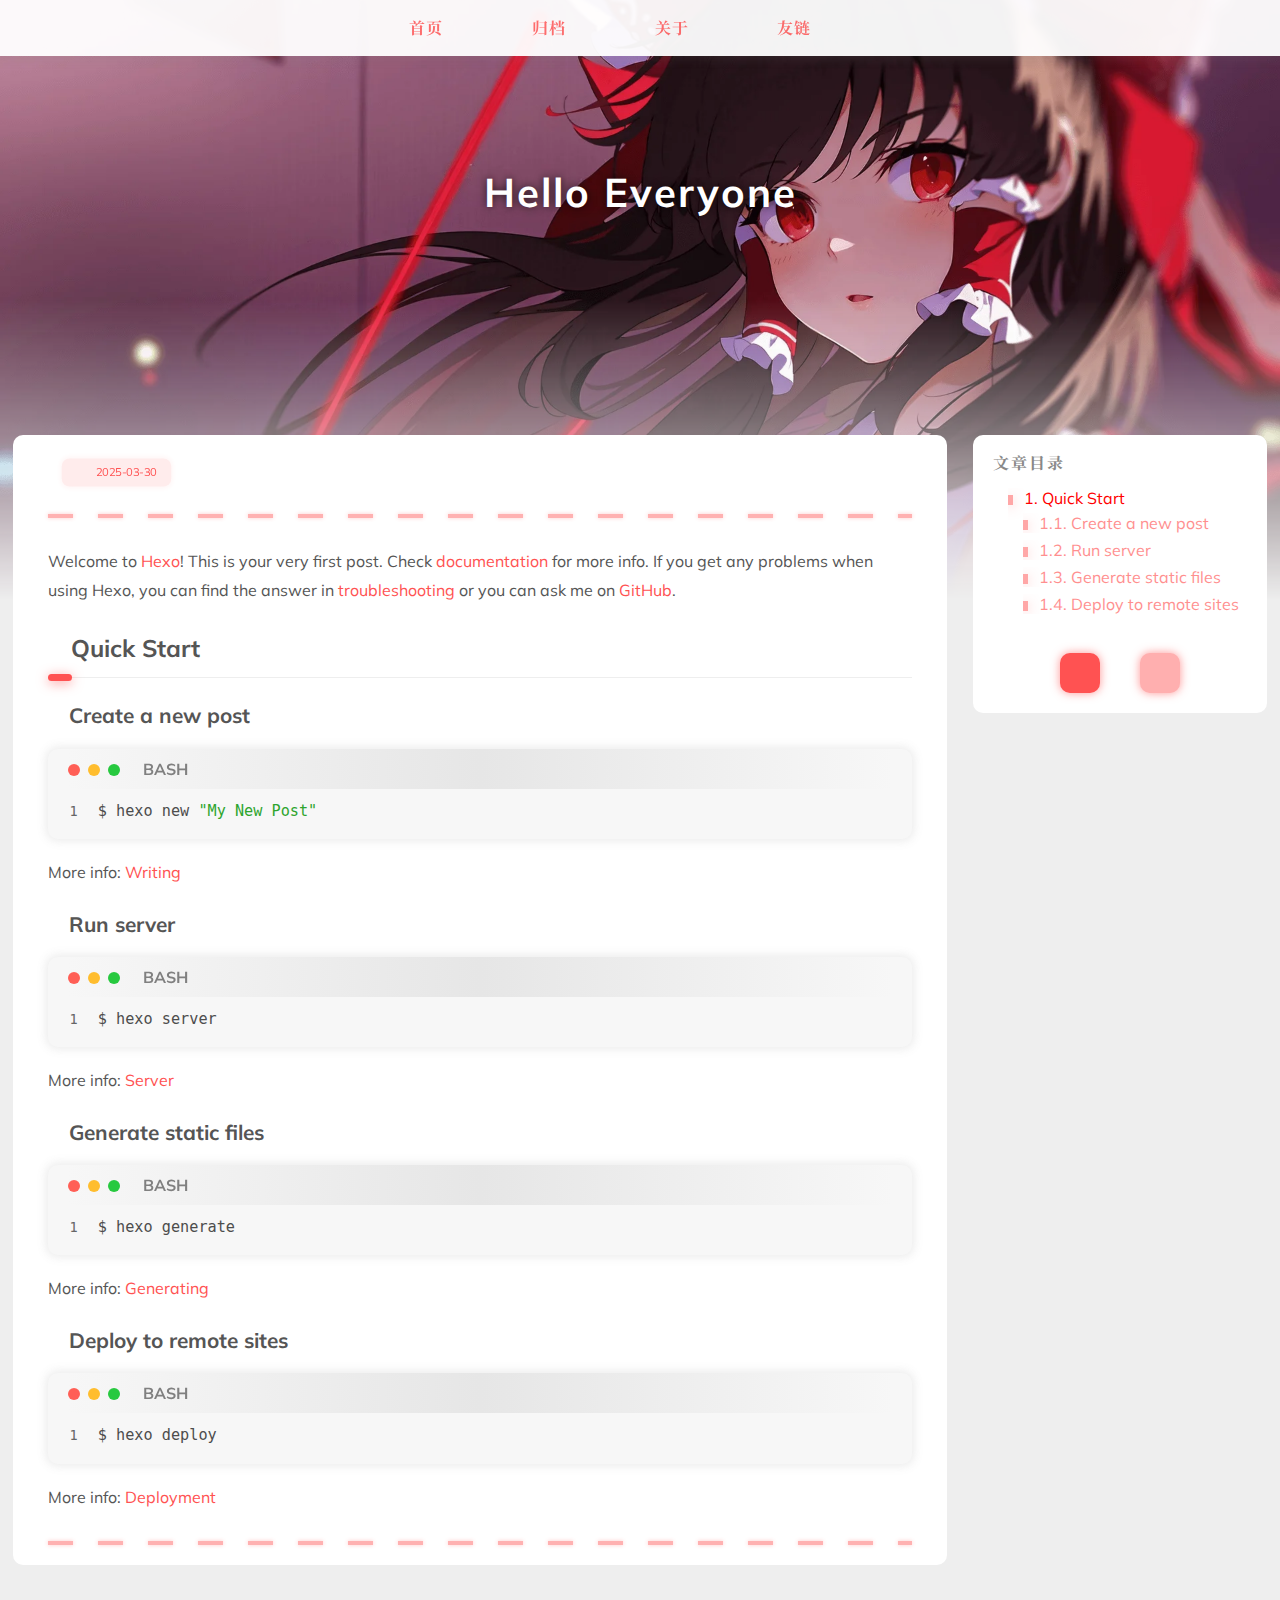
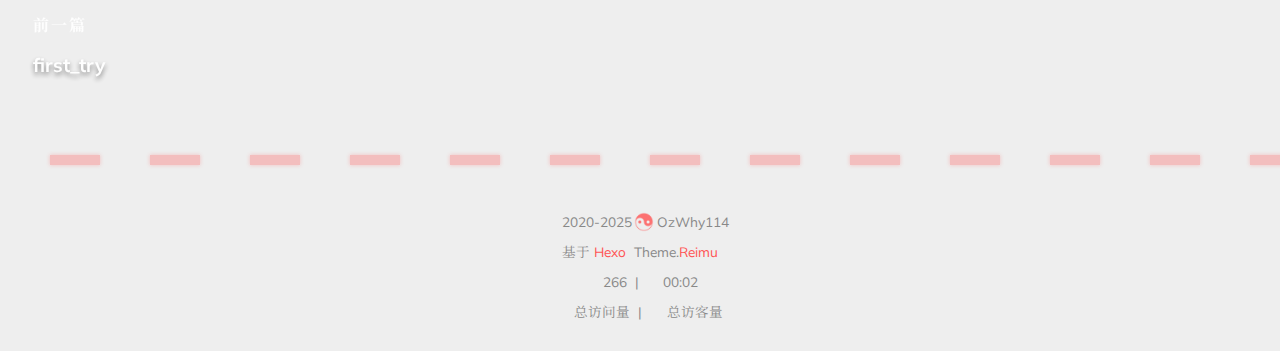
<file: 2025/03/30/hello-world/index.html>
<!DOCTYPE html>
  <html lang="zh-CN"  
    
      data-theme-mode="auto"
    
  >
  <head>
  
  <meta charset="utf-8">
  

  

  

  <script>window.REIMU_CONFIG = {};window.REIMU_CONFIG.icon_font = '4552607_0khxww3tj3q9';window.REIMU_CONFIG.clipboard_tips = {"success":"复制成功(*^▽^*)","fail":"复制失败 (ﾟ⊿ﾟ)ﾂ","copyright":{"enable":false,"count":50,"content":"本文版权：本博客所有文章除特别声明外，均采用 BY-NC-SA 许可协议。转载请注明出处！"}};window.REIMU_CONFIG.code_block = {"expand":true};window.REIMU_CONFIG.base = 'http://example.com';</script>
  
  <title>
    Hello Everyone |
    
    Hexo
  </title>
  <meta name="viewport" content="width=device-width, initial-scale=1, shrink-to-fit=no">
  <link rel="preconnect" href="https://fonts.gstatic.com/" crossorigin><link rel="preload" as="style" href="https://fonts.googleapis.com/css?family=Mulish:400,400italic,700,700italic%7CNoto%20Serif%20SC:400,400italic,700,700italic&display=swap"><link rel="stylesheet" href="https://fonts.googleapis.com/css?family=Mulish:400,400italic,700,700italic%7CNoto%20Serif%20SC:400,400italic,700,700italic&display=swap" media="print" onload="this.media&#x3D;&#39;all&#39;">
  
    <link rel="preload" href="//at.alicdn.com/t/c/font_4552607_0khxww3tj3q9.woff2" as="font" type="font/woff2" crossorigin="anonymous">
  
  
    
<link rel="stylesheet" href="/css/loader.css">

  
  
    <meta name="description" content="Welcome to Hexo! This is your very first post. Check documentation for more info. If you get any problems when using Hexo, you can find the answer in troubleshooting or you can ask me on GitHub. Quick">
<meta property="og:type" content="article">
<meta property="og:title" content="Hello Everyone">
<meta property="og:url" content="http://example.com/2025/03/30/hello-world/index.html">
<meta property="og:site_name" content="Hexo">
<meta property="og:description" content="Welcome to Hexo! This is your very first post. Check documentation for more info. If you get any problems when using Hexo, you can find the answer in troubleshooting or you can ask me on GitHub. Quick">
<meta property="og:locale" content="zh_CN">
<meta property="article:published_time" content="2025-03-30T09:02:22.899Z">
<meta property="article:modified_time" content="2025-04-02T11:40:28.200Z">
<meta property="article:author" content="OzWhy114">
<meta name="twitter:card" content="summary">
  
  
    <link rel="alternate" href="/atom.xml" title="Hexo" type="application/atom+xml">
  
  
    <link rel="shortcut icon" href="/images/favicon.ico">
  
  
<link rel="stylesheet" href="/css/style.css">

  <link rel="preload" href="https://npm.webcache.cn/photoswipe@5.4.4/dist/photoswipe.css" as="style" onload="this.onload=null;this.rel='stylesheet'">
  
  
  
  
    
<script src="https://npm.webcache.cn/pace-js@1.2.4/pace.min.js" integrity="sha384-k6YtvFUEIuEFBdrLKJ3YAUbBki333tj1CSUisai5Cswsg9wcLNaPzsTHDswp4Az8" crossorigin="anonymous"></script>

  
  
    
<link rel="stylesheet" href="https://npm.webcache.cn/@reimujs/aos@0.1.0/dist/aos.css">

  
  
  
<meta name="generator" content="Hexo 7.3.0"></head>

  <body>
    
    
  <div id='loader'>
    <div class="loading-left-bg loading-bg"></div>
    <div class="loading-right-bg loading-bg"></div>
    <div class="spinner-box">
      <div class="loading-taichi">
        
          <svg width="150" height="150" viewBox="0 0 1024 1024" class="icon" version="1.1" xmlns="https://www.w3.org/2000/svg" shape-rendering="geometricPrecision">
            <path d="M303.5 432A80 80 0 0 1 291.5 592A80 80 0 0 1 303.5 432z" fill="var(--red-1, #ff5252)" />
            <path d="M512 65A447 447 0 0 1 512 959L512 929A417 417 0 0 0 512 95A417 417 0 0 0 512 929L512 959A447 447 0 0 1 512 65z 
           M512 95A417 417 0 0 1 929 512A208.5 208.5 0 0 1 720.5 720.5L720.5 592A80 80 0 0 0 720.5 432A80 80 0 0 0 720.5 592L720.5 720.5A208.5 208.5 0 0 1 512 512A208.5 208.5 0 0 0 303.5 303.5A208.5 208.5 0 0 0 95 512A417 417 0 0 1 512 95z" fill="var(--red-1, #ff5252)" />
          </svg>
        
      </div>
      <div class="loading-word">少女祈祷中...</div>
    </div>
  </div>
  </div>
  <script>
    var time = null;
    var startLoading = () => {
      time = Date.now();
      document.getElementById('loader').classList.remove("loading");
    }
    var endLoading = () => {
      if (!time) {
        document.body.style.overflow = 'auto';
        document.getElementById('loader').classList.add("loading");
      } else {
        if (Date.now() - time > 500) {
          time = null;
          document.body.style.overflow = 'auto';
          document.getElementById('loader').classList.add("loading");
        } else {
          setTimeout(endLoading, 500 - (Date.now() - time));
          time = null;
        }
      }
    }
    window.addEventListener('DOMContentLoaded', endLoading);
    document.getElementById('loader').addEventListener('click', endLoading);
  </script>

<div id="copy-tooltip" style="pointer-events: none; opacity: 0; transition: all 0.2s ease; position: fixed;top: 50%;left: 50%;z-index: 999;transform: translate(-50%, -50%);color: white;background: rgba(0, 0, 0, 0.5);padding: 10px 15px;border-radius: 10px;">
</div>


    <div id="container">
      <div id="wrap">
        <div id="header-nav">
  <nav id="main-nav">
    
      
        <span class="main-nav-link-wrap">
          <div class="main-nav-icon icon ">
            &#xf0c1;
          </div>
          <a class="main-nav-link" href="/">首页</a>
        </span>
      
        <span class="main-nav-link-wrap">
          <div class="main-nav-icon icon ">
            &#xf0c1;
          </div>
          <a class="main-nav-link" href="/archives">归档</a>
        </span>
      
        <span class="main-nav-link-wrap">
          <div class="main-nav-icon icon ">
            &#xf0c1;
          </div>
          <a class="main-nav-link" href="/about">关于</a>
        </span>
      
        <span class="main-nav-link-wrap">
          <div class="main-nav-icon icon ">
            &#xf0c1;
          </div>
          <a class="main-nav-link" href="/friend">友链</a>
        </span>
      
    
    <a id="main-nav-toggle" class="nav-icon"></a>
  </nav>
  <nav id="sub-nav">
    
      <a id="nav-rss-link" class="nav-icon" href="/atom.xml" title="RSS 订阅" target="_blank"></a>
    
    
    
  </nav>
  
</div>
<header id="header">
  
    
      
        <picture>
          
        </picture>
        
          <img fetchpriority="high" src="/images/banner.webp" alt="Hello Everyone">
        
      
    
  
  <div id="header-outer">
    <div id="header-title">
      
        
        
          <a href="/" id="logo">
            <h1 data-aos="slide-up">Hello Everyone</h1>
          </a>
        
      
      
        
        <h2 id="subtitle-wrap" data-aos="slide-down">
          
        </h2>
      
    </div>
  </div>
</header>

        <div id="content"  class="sidebar-right" >
          <aside id="sidebar">
  
  
  
  <div class="sidebar-wrapper wrap-sticky">
    <div class="sidebar-wrap" data-aos="fade-up">
      
        
          <div class="sidebar-toc-sidebar"><div class="sidebar-toc">
  <h3 class="toc-title">文章目录</h3>
  <div class="sidebar-toc-wrapper toc-div-class" >
      
        <ol class="toc"><li class="toc-item toc-level-2"><a class="toc-link" href="#Quick-Start"><span class="toc-number">1.</span> <span class="toc-text">Quick Start</span></a><ol class="toc-child"><li class="toc-item toc-level-3"><a class="toc-link" href="#Create-a-new-post"><span class="toc-number">1.1.</span> <span class="toc-text">Create a new post</span></a></li><li class="toc-item toc-level-3"><a class="toc-link" href="#Run-server"><span class="toc-number">1.2.</span> <span class="toc-text">Run server</span></a></li><li class="toc-item toc-level-3"><a class="toc-link" href="#Generate-static-files"><span class="toc-number">1.3.</span> <span class="toc-text">Generate static files</span></a></li><li class="toc-item toc-level-3"><a class="toc-link" href="#Deploy-to-remote-sites"><span class="toc-number">1.4.</span> <span class="toc-text">Deploy to remote sites</span></a></li></ol></li></ol>
      
  </div>
</div>
</div>
          <div class="sidebar-common-sidebar hidden"><div class="sidebar-author">
  <img data-src="/avatar/avatar.webp" data-sizes="auto" alt="OzWhy114" class="lazyload">
  <div class="sidebar-author-name">OzWhy114</div>
  <div class="sidebar-description"></div>
</div>
<div class="sidebar-state">
  <div class="sidebar-state-article">
    <div>文章</div>
    <div class="sidebar-state-number">2</div>
  </div>
  <div class="sidebar-state-category">
    <div>分类</div>
    <div class="sidebar-state-number">0</div>
  </div>
  <div class="sidebar-state-tag">
    <div>标签</div>
    <div class="sidebar-state-number">0</div>
  </div>
</div>
<div class="sidebar-social">
  
</div>
<div class="sidebar-menu">
  
    
      <div class="sidebar-menu-link-wrap">
        <a class="sidebar-menu-link-dummy" href="/" aria-label="首页"></a>
        <div class="sidebar-menu-icon icon ">
          &#xf0c1;
        </div>
        <div class="sidebar-menu-link">首页</div>
      </div>
    
      <div class="sidebar-menu-link-wrap">
        <a class="sidebar-menu-link-dummy" href="/archives" aria-label="归档"></a>
        <div class="sidebar-menu-icon icon ">
          &#xf0c1;
        </div>
        <div class="sidebar-menu-link">归档</div>
      </div>
    
      <div class="sidebar-menu-link-wrap">
        <a class="sidebar-menu-link-dummy" href="/about" aria-label="关于"></a>
        <div class="sidebar-menu-icon icon ">
          &#xf0c1;
        </div>
        <div class="sidebar-menu-link">关于</div>
      </div>
    
      <div class="sidebar-menu-link-wrap">
        <a class="sidebar-menu-link-dummy" href="/friend" aria-label="友链"></a>
        <div class="sidebar-menu-icon icon ">
          &#xf0c1;
        </div>
        <div class="sidebar-menu-link">友链</div>
      </div>
    
  
</div>
</div>
        
      
      
        
          <div class="sidebar-btn-wrapper" style="position:static">
            <div class="sidebar-toc-btn current"></div>
            <div class="sidebar-common-btn"></div>
          </div>
        
      
    </div>
  </div>

  <div class="sidebar-widget">
  
  </div>
  
</aside>

          <section id="main"><article id="post-hello-world" class="h-entry article article-type-post" itemprop="blogPost" itemscope itemtype="https://schema.org/BlogPosting">
  <div class="article-inner" data-aos="fade-up">
    <div class="article-meta">
      <div class="article-date">
  <span class="article-date-link" data-aos="zoom-in">
    <time datetime="2025-03-30T09:02:22.899Z" itemprop="datePublished">2025-03-30</time>
    <time style="display: none;" id="post-update-time">2025-04-02</time>
  </span>
</div>

      

    </div>
    <div class="hr-line"></div>
    

    <div class="e-content article-entry" itemprop="articleBody">
      
      
        <p>Welcome to <a target="_blank" rel="noopener" href="https://hexo.io/">Hexo</a>! This is your very first post. Check <a target="_blank" rel="noopener" href="https://hexo.io/docs/">documentation</a> for more info. If you get any problems when using Hexo, you can find the answer in <a target="_blank" rel="noopener" href="https://hexo.io/docs/troubleshooting.html">troubleshooting</a> or you can ask me on <a target="_blank" rel="noopener" href="https://github.com/hexojs/hexo/issues">GitHub</a>.</p>
<h2 id="Quick-Start"><a href="#Quick-Start" class="headerlink" title="Quick Start"></a>Quick Start</h2><h3 id="Create-a-new-post"><a href="#Create-a-new-post" class="headerlink" title="Create a new post"></a>Create a new post</h3><figure class="highlight bash"><table><tr><td class="gutter"><pre><span class="line">1</span><br></pre></td><td class="code"><pre><span class="line">$ hexo new <span class="string">&quot;My New Post&quot;</span></span><br></pre></td></tr></table></figure>

<p>More info: <a target="_blank" rel="noopener" href="https://hexo.io/docs/writing.html">Writing</a></p>
<h3 id="Run-server"><a href="#Run-server" class="headerlink" title="Run server"></a>Run server</h3><figure class="highlight bash"><table><tr><td class="gutter"><pre><span class="line">1</span><br></pre></td><td class="code"><pre><span class="line">$ hexo server</span><br></pre></td></tr></table></figure>

<p>More info: <a target="_blank" rel="noopener" href="https://hexo.io/docs/server.html">Server</a></p>
<h3 id="Generate-static-files"><a href="#Generate-static-files" class="headerlink" title="Generate static files"></a>Generate static files</h3><figure class="highlight bash"><table><tr><td class="gutter"><pre><span class="line">1</span><br></pre></td><td class="code"><pre><span class="line">$ hexo generate</span><br></pre></td></tr></table></figure>

<p>More info: <a target="_blank" rel="noopener" href="https://hexo.io/docs/generating.html">Generating</a></p>
<h3 id="Deploy-to-remote-sites"><a href="#Deploy-to-remote-sites" class="headerlink" title="Deploy to remote sites"></a>Deploy to remote sites</h3><figure class="highlight bash"><table><tr><td class="gutter"><pre><span class="line">1</span><br></pre></td><td class="code"><pre><span class="line">$ hexo deploy</span><br></pre></td></tr></table></figure>

<p>More info: <a target="_blank" rel="noopener" href="https://hexo.io/docs/one-command-deployment.html">Deployment</a></p>

      
    </div>
    <footer class="article-footer">
      
      
      
      
      
      
      
      
      

    </footer>
  </div>
  
  <nav id="article-nav" data-aos="fade-up">
    
      
      <div class="article-nav-link-wrap article-nav-link-left">
        
          
          
            <img data-src="/images/banner.webp" data-sizes="auto" alt="first_try" class="lazyload">
          
        
        <a href="/2025/04/02/first-try/"></a>
        <div class="article-nav-caption">前一篇</div>
        <h3 class="article-nav-title">
          
            first_try
          
        </h3>
      </div>
    
    
  </nav>


</article>






</section>
        </div>
        
        
        <footer id="footer">
  <div style="width: 100%; overflow: hidden">
    <div class="footer-line"></div>
  </div>
  <div id="footer-info">
    
    <div>
      <span class="icon-copyright"></span>
      2020-2025
      <span class="footer-info-sep rotate"></span>
      OzWhy114
    </div>
    
      <div>
        基于&nbsp;<a href="https://hexo.io/" rel="noopener external nofollow noreferrer" target="_blank">Hexo</a>&nbsp;
        Theme.<a href="https://github.com/D-Sketon/hexo-theme-reimu" rel="noopener external nofollow noreferrer" target="_blank">Reimu</a>
      </div>
    
    
      <div>
        <span class="icon-brush"></span>
        266
        &nbsp;|&nbsp;
        <span class="icon-coffee"></span>
        00:02
      </div>
    
    
    
    
      <div>
        <span class="icon-eye"></span>
        <span id="busuanzi_container_site_pv">总访问量&nbsp;<span id="busuanzi_value_site_pv"></span></span>
        &nbsp;|&nbsp;
        <span class="icon-user"></span>
        <span id="busuanzi_container_site_uv">总访客量&nbsp;<span id="busuanzi_value_site_uv"></span></span>
      </div>
    
  </div>
</footer>

        
          <div class="sidebar-top">
            <div class="sidebar-top-taichi rotate"></div>
            <div class="arrow-up"></div>
          </div>
        
        <div id="mask" class="hide"></div>
      </div>
      <nav id="mobile-nav">
  <div class="sidebar-wrap">
    
      
        <div class="sidebar-toc-sidebar"><div class="sidebar-toc">
  <h3 class="toc-title">文章目录</h3>
  <div class="sidebar-toc-wrapper toc-div-class" >
      
        <ol class="toc"><li class="toc-item toc-level-2"><a class="toc-link" href="#Quick-Start"><span class="toc-number">1.</span> <span class="toc-text">Quick Start</span></a><ol class="toc-child"><li class="toc-item toc-level-3"><a class="toc-link" href="#Create-a-new-post"><span class="toc-number">1.1.</span> <span class="toc-text">Create a new post</span></a></li><li class="toc-item toc-level-3"><a class="toc-link" href="#Run-server"><span class="toc-number">1.2.</span> <span class="toc-text">Run server</span></a></li><li class="toc-item toc-level-3"><a class="toc-link" href="#Generate-static-files"><span class="toc-number">1.3.</span> <span class="toc-text">Generate static files</span></a></li><li class="toc-item toc-level-3"><a class="toc-link" href="#Deploy-to-remote-sites"><span class="toc-number">1.4.</span> <span class="toc-text">Deploy to remote sites</span></a></li></ol></li></ol>
      
  </div>
</div>
</div>
        <div class="sidebar-common-sidebar hidden"><div class="sidebar-author">
  <img data-src="/avatar/avatar.webp" data-sizes="auto" alt="OzWhy114" class="lazyload">
  <div class="sidebar-author-name">OzWhy114</div>
  <div class="sidebar-description"></div>
</div>
<div class="sidebar-state">
  <div class="sidebar-state-article">
    <div>文章</div>
    <div class="sidebar-state-number">2</div>
  </div>
  <div class="sidebar-state-category">
    <div>分类</div>
    <div class="sidebar-state-number">0</div>
  </div>
  <div class="sidebar-state-tag">
    <div>标签</div>
    <div class="sidebar-state-number">0</div>
  </div>
</div>
<div class="sidebar-social">
  
</div>
<div class="sidebar-menu">
  
    
      <div class="sidebar-menu-link-wrap">
        <a class="sidebar-menu-link-dummy" href="/" aria-label="首页"></a>
        <div class="sidebar-menu-icon icon ">
          &#xf0c1;
        </div>
        <div class="sidebar-menu-link">首页</div>
      </div>
    
      <div class="sidebar-menu-link-wrap">
        <a class="sidebar-menu-link-dummy" href="/archives" aria-label="归档"></a>
        <div class="sidebar-menu-icon icon ">
          &#xf0c1;
        </div>
        <div class="sidebar-menu-link">归档</div>
      </div>
    
      <div class="sidebar-menu-link-wrap">
        <a class="sidebar-menu-link-dummy" href="/about" aria-label="关于"></a>
        <div class="sidebar-menu-icon icon ">
          &#xf0c1;
        </div>
        <div class="sidebar-menu-link">关于</div>
      </div>
    
      <div class="sidebar-menu-link-wrap">
        <a class="sidebar-menu-link-dummy" href="/friend" aria-label="友链"></a>
        <div class="sidebar-menu-icon icon ">
          &#xf0c1;
        </div>
        <div class="sidebar-menu-link">友链</div>
      </div>
    
  
</div>
</div>
      
    
  </div>
  
    
      <div class="sidebar-btn-wrapper">
        <div class="sidebar-toc-btn current"></div>
        <div class="sidebar-common-btn"></div>
      </div>
    
  
</nav>

    </div>
    
    
<script src="https://npm.webcache.cn/lazysizes@5.3.2/lazysizes.min.js" integrity="sha384-3gT&#x2F;vsepWkfz&#x2F;ff7PpWNUeMzeWoH3cDhm&#x2F;A8jM7ouoAK0&#x2F;fP&#x2F;9bcHHR5kHq2nf+e" crossorigin="anonymous"></script>


<script src="https://npm.webcache.cn/clipboard@2.0.11/dist/clipboard.min.js" integrity="sha384-J08i8An&#x2F;QeARD9ExYpvphB8BsyOj3Gh2TSh1aLINKO3L0cMSH2dN3E22zFoXEi0Q" crossorigin="anonymous"></script>



<script src="/js/script.js"></script>



  
<script src="/js/aos.js"></script>

  <script>
    var aosInit = () => {
      AOS.init({
        duration: 1000,
        easing: "ease",
        once: true,
        offset: 50,
      });
    };
    if (document.readyState === 'loading') {
      document.addEventListener('DOMContentLoaded', aosInit);
    } else {
      aosInit();
    }
  </script>



<script src="/js/pjax_script.js" data-pjax></script>







  
<script src="https://npm.webcache.cn/mouse-firework@0.1.0/dist/index.umd.js" integrity="sha384-KM6i7tu43nYd6e0beIljxHMC5tZc58XBDu7pPA58w50h18Jsx7gLdimfS09RXlKv" crossorigin="anonymous"></script>

  <script>
    window.firework && window.firework(JSON.parse('{"excludeElements":["a","button"],"particles":[{"shape":"circle","move":["emit"],"easing":"easeOutExpo","colors":["#ff5252","#ff7c7c","#ffafaf","#ffd0d0"],"number":20,"duration":[1200,1800],"shapeOptions":{"radius":[16,32],"alpha":[0.3,0.5]}},{"shape":"circle","move":["diffuse"],"easing":"easeOutExpo","colors":["#ff0000"],"number":1,"duration":[1200,1800],"shapeOptions":{"radius":20,"alpha":[0.2,0.5],"lineWidth":6}}]}'))
  </script>










<div id="lazy-script">
  <div>
    
      
      
      <script data-pjax>
        window.REIMU_POST = {
          author: "OzWhy114",
          title: "Hello Everyone",
          url: "http://example.com/2025/03/30/hello-world/",
          excerpt: "",
          description: "",
          stripContent: "Welcome to Hexo! This is your very first post. Check documentation for more info. If you get any problems when using Hexo, you can find the answer in troubleshooting or you can ask me on GitHub. Quick StartCreate a new post1$ hexo new &amp;quot;My New Po",
          date: "Sun Mar 30 2025 17:02:22 GMT+0800",
          updated: "Wed Apr 02 2025 19:40:28 GMT+0800",
          cover: "/images/banner.webp",
        };
      </script>
       
    
    
      
        
<script src="/js/insert_highlight.js" data-pjax></script>

        
      
    
    
      <script type="module" data-pjax>
        const PhotoSwipeLightbox = (await safeImport("https://npm.webcache.cn/photoswipe@5.4.4/dist/photoswipe-lightbox.esm.min.js", "sha384-DiL6M/gG+wmTxmCRZyD1zee6lIhawn5TGvED0FOh7fXcN9B0aZ9dexSF/N6lrZi/")).default;
        
        const pswp = () => {
          if (_$$('.article-entry a.article-gallery-item').length > 0) {
            new PhotoSwipeLightbox({
              gallery: '.article-entry',
              children: 'a.article-gallery-item',
              pswpModule: () => safeImport("https://npm.webcache.cn/photoswipe@5.4.4/dist/photoswipe.esm.min.js", "sha384-WkkO3GCmgkC3VQWpaV8DqhKJqpzpF9JoByxDmnV8+oTJ7m3DfYEWX1fu1scuS4+s")
            }).init();
          }
          if(_$$('.article-gallery a.article-gallery-item').length > 0) {
            new PhotoSwipeLightbox({
              gallery: '.article-gallery',
              children: 'a.article-gallery-item',
              pswpModule: () => safeImport("https://npm.webcache.cn/photoswipe@5.4.4/dist/photoswipe.esm.min.js", "sha384-WkkO3GCmgkC3VQWpaV8DqhKJqpzpF9JoByxDmnV8+oTJ7m3DfYEWX1fu1scuS4+s")
            }).init();
          }
          window.lightboxStatus = 'done';
          window.removeEventListener('lightbox:ready', pswp);
        }
        if(window.lightboxStatus === 'ready') {
          pswp()
        } else {
          window.addEventListener('lightbox:ready', pswp);
        }
      </script>
      








    
  </div>
</div>


  <script>
    console.log(String.raw`%c 
 ______     ______     __     __    __     __  __    
/\  == \   /\  ___\   /\ \   /\ "-./  \   /\ \/\ \   
\ \  __<   \ \  __\   \ \ \  \ \ \-./\ \  \ \ \_\ \  
 \ \_\ \_\  \ \_____\  \ \_\  \ \_\ \ \_\  \ \_____\ 
  \/_/ /_/   \/_____/   \/_/   \/_/  \/_/   \/_____/ 
                                                  
`,'color: #ff5252;')
    console.log('%c Theme.Reimu v' + '1.6.0' + ' %c https://github.com/D-Sketon/hexo-theme-reimu ', 'color: white; background: #ff5252; padding:5px 0;', 'padding:4px;border:1px solid #ff5252;')
  </script>
  



  
<script src="https://npm.webcache.cn/busuanzi@2.3.0/bsz.pure.mini.js" integrity="sha384-0M75wtSkhjIInv4coYlaJU83+OypaRCIq2SukQVQX04eGTCBXJDuWAbJet56id+S" crossorigin="anonymous" async></script>




<script>
  if ('serviceWorker' in navigator) {
    navigator.serviceWorker.getRegistrations().then((registrations) => {
      for (let registration of registrations) {
        registration.unregister();
      }
    });
  }
</script>









    
  </body>
  </html>
</file>
<file: css/loader.css>
[data-theme="dark"] #loader .loading-bg {
  background-color: rgba(37,37,37,0.9);
}
[data-theme="dark"] #loader .spinner-box .loading-word {
  color: var(--red-1, #ff5252);
}
#loader .loading-bg {
  position: fixed;
  z-index: 1000;
  width: 50%;
  height: 100%;
  background-color: rgba(255,255,255,0.9);
  transition: 0.8s;
}
#loader .loading-right-bg {
  right: 0;
}
#loader .spinner-box {
  position: fixed;
  z-index: 1001;
  display: flex;
  justify-content: center;
  align-items: center;
  width: 100%;
  height: 100vh;
  opacity: 1;
  transition: 0.5s;
}
#loader .spinner-box .loading-taichi {
  opacity: 0.8;
  animation: rotate-all 2s linear infinite;
}
#loader .spinner-box .loading-word {
  position: absolute;
  color: var(--red-1, #ff5252);
  top: calc(50% + 110px);
  left: 50%;
  transform: translate(-50%, -50%);
  font: 700 1.2rem Mulish, 'Noto Serif SC', 'Noto Serif JP', -apple-system, 'PingFang SC', 'Microsoft YaHei', sans-serif;
}
#loader.loading .loading-left-bg {
  transform: translate(-100%, 0);
}
#loader.loading .loading-right-bg {
  transform: translate(100%, 0);
}
#loader.loading .spinner-box {
  opacity: 0;
  visibility: hidden;
}
@keyframes rotate-all {
  100% {
    transform: rotate(360deg);
  }
}
</file>
<file: css/style.css>
:root {
  --red-0: #f00;
  --red-1: #ff5252;
  --red-2: #ff7c7c;
  --red-3: #ffafaf;
  --red-4: #ffd0d0;
  --red-5: #ffecec;
  --red-5-5: #fff3f3;
  --red-6: #fff7f7;
  --grey-9: #888;
  --grey-7: var(--color-default);
  --color-archive-year: #000;
  --color-default: #555;
  --color-border: var(--red-3);
  --color-link: var(--red-1);
  --color-background: #eee;
  --color-code-background: #f8f8f8;
  --color-header-background: rgba(255,255,255,0.9);
  --color-footer-background: #fff;
  --color-mobile-nav-background: #fff;
  --color-wrap: #fff;
  --color-sticky: #fff;
  --color-h2-border: #eee;
  --color-meta-shadow: var(--red-6);
  --color-hover-shadow: rgba(120,120,120,0.15);
  --color-h2-after: var(--red-1);
  --color-red-6-shadow: rgba(255,78,78,0.6);
  --color-red-3-shadow: rgba(255,78,78,0.3);
  --highlight-nav: #e6e6e6;
  --highlight-scrollbar: #d6d6d6;
  --highlight-background: #f7f7f7;
  --highlight-current-line: #dadada;
  --highlight-selection: #e9e9e9;
  --highlight-foreground: #4d4d4d;
  --highlight-comment: #7d7d7d;
  --highlight-red: #c8362b;
  --highlight-orange: #b66014;
  --highlight-yellow: #cb911d;
  --highlight-green: #2ea52e;
  --highlight-aqua: #479d9d;
  --highlight-blue: #1973b8;
  --highlight-purple: #7135ac;
  --cursor-default: url("../images/cursor/reimu-cursor-default.png"), auto;
  --cursor-pointer: url("../images/cursor/reimu-cursor-pointer.png"), pointer;
  --cursor-text: url("../images/cursor/reimu-cursor-text.png"), text;
  --footer-icon: url("../images/taichi.png");
  --sponsor-icon: url("../images/taichi.png");
  --top-icon: url("../images/taichi.png");
}
[data-theme="dark"]:root {
  --red-0: var(--red-1);
  --red-4: rgba(255,208,208,0.5);
  --red-5: rgba(255,228,228,0.15);
  --red-5-5: rgba(255,236,236,0.05);
  --red-6: rgba(255,243,243,0.2);
  --color-archive-year: #999;
  --color-default: #999;
  --color-border: var(--red-5);
  --color-background: #21252b;
  --color-code-background: rgba(232,232,232,0.1);
  --color-header-background: #222;
  --color-footer-background: #21252b;
  --color-mobile-nav-background: #21252b;
  --color-wrap: #272b30;
  --color-h2-border: #47474a;
  --color-meta-shadow: rgba(0,0,0,0.2);
  --color-hover-shadow: rgba(0,0,0,0.2);
  --highlight-nav: #2e353f;
  --highlight-scrollbar: #454d59;
  --highlight-background: #22272e;
  --highlight-current-line: #393939;
  --highlight-selection: #515151;
  --highlight-foreground: #ccc;
  --highlight-comment: #999;
  --highlight-red: #f47067;
  --highlight-orange: #f69d50;
  --highlight-yellow: #fc6;
  --highlight-green: #9c9;
  --highlight-aqua: #6cc;
  --highlight-blue: #54b6ff;
  --highlight-purple: #dcbdfb;
}
[data-theme="dark"]:root img {
  filter: brightness(70%);
}
[data-theme="dark"]:root .pswp__img {
  opacity: 1;
  filter: none;
  animation: none;
}
[data-theme="dark"]:root img.lazyloaded {
  opacity: 1;
  animation: blur-darken 0.8s ease-in-out forwards;
}
body [data-aos='fade-up'] {
  transform: translate3d(0, 30px, 0);
}
body [data-aos='zoom-in'] {
  transform: scale(0.8);
}
[data-aos^=fade],
[data-aos^=zoom] {
  transition-property: all !important;
}
@keyframes blur {
  0% {
    filter: blur(10px);
  }
  to {
    filter: blur(0);
  }
}
@keyframes blur-darken {
  0% {
    filter: blur(10px) brightness(70%);
  }
  to {
    filter: blur(0) brightness(70%);
  }
}
@keyframes rotate-all {
  100% {
    transform: rotate(360deg);
  }
}
@keyframes transform-all {
  100% {
    transform: translateX(-100px);
  }
}
.article-entry h1 {
  font-size: 2em;
}
.article-entry h2 {
  font-size: 1.5em;
  position: relative;
}
.article-entry h2:before {
  content: "";
  position: absolute;
  width: 100%;
  border-bottom: 1px solid var(--color-h2-border);
  bottom: -15px;
  box-sizing: unset;
  transition: 1s;
}
.article-entry h2:after {
  content: "";
  position: absolute;
  background: var(--color-h2-after);
  width: 1em;
  height: 7px;
  bottom: -18px;
  left: 0;
  border-radius: 10px;
  box-shadow: 0 2px 12px var(--color-red-6-shadow);
  transition: 0.3s;
}
.article-entry h2:hover:after {
  width: 3em;
}
.article-entry h3 {
  font-size: 1.3em;
}
.article-entry h4 {
  font-size: 1.2em;
}
.article-entry h5 {
  font-size: 1em;
}
.article-entry h6 {
  font-size: 1em;
  color: var(--grey-9);
}
.article-entry hr {
  margin: 10px 0;
  opacity: 0.3;
  height: 4px;
  background-image: linear-gradient(to right, var(--red-0) 50%, transparent 0%);
  background-size: 50px 4px;
  background-repeat: repeat-x;
  border: none;
  filter: drop-shadow(0px 0px 2px var(--red-1));
  transition: opacity 0.3s;
}
.article-entry hr:hover {
  opacity: 0.5;
}
.article-entry strong {
  font-weight: bold;
}
.article-entry em,
.article-entry cite {
  font-style: italic;
}
.article-entry sup,
.article-entry sub {
  font-size: 0.75em;
  line-height: 0;
  position: relative;
  vertical-align: baseline;
}
.article-entry sup {
  top: -0.5em;
}
.article-entry sub {
  bottom: -0.2em;
}
.article-entry small {
  font-size: 0.85em;
}
.article-entry acronym,
.article-entry abbr {
  text-decoration: none;
  border-bottom: 1px dotted;
}
.article-entry ul,
.article-entry ol,
.article-entry dl {
  margin: 0 20px;
  line-height: 1.8em;
}
.article-entry ul ul,
.article-entry ol ul,
.article-entry ul ol,
.article-entry ol ol {
  margin-top: 0;
  margin-bottom: 0;
}
.article-entry ul {
  list-style: disc;
}
.article-entry ol {
  list-style: decimal;
}
.article-entry dt {
  font-weight: bold;
}
@font-face {
  font-family: "iconfont";
  src: url("//at.alicdn.com/t/c/font_4552607_0khxww3tj3q9.woff2") format('woff2');
  font-display: swap;
}
.tag-wrap .archives-tag-list-link:before {
  font-family: "iconfont";
  content: "\e622";
}
.category-wrap .archives-category-list-link:before {
  font-family: "iconfont";
  content: "\e604";
}
.article-date-link:before {
  font-family: "iconfont";
  content: "\e606";
}
.article-category-link:before {
  font-family: "iconfont";
  content: "\e604";
}
.article-tag-list-link:before {
  font-family: "iconfont";
  content: "\e622";
}
.article-comment-link:before {
  font-family: "iconfont";
  content: "\e608";
}
.icon-copyright:before {
  font-family: "iconfont";
  content: "\e60a";
}
.icon-brush:before {
  font-family: "iconfont";
  content: "\e618";
}
.icon-coffee:before {
  font-family: "iconfont";
  content: "\e607";
}
.icon-eye:before {
  font-family: "iconfont";
  content: "\e60f";
}
.icon-user:before {
  font-family: "iconfont";
  content: "\e628";
}
#main-nav-toggle:before {
  font-family: "iconfont";
  content: "\e62f";
}
#nav-rss-link:before {
  font-family: "iconfont";
  content: "\e61f";
}
#nav-search-btn:before {
  font-family: "iconfont";
  content: "\e631";
}
#nav-sun-btn:before {
  font-family: "iconfont";
  content: "\e621";
}
#nav-moon-btn:before {
  font-family: "iconfont";
  content: "\e617";
}
#nav-circle-half-stroke-btn:before {
  font-family: "iconfont";
  content: "\e641";
}
#nav-language-btn:before {
  font-family: "iconfont";
  content: "\e642";
}
.icon-copy:before {
  font-family: "iconfont";
  content: "\e60c";
}
.icon-chevron-down:before {
  font-family: "iconfont";
  content: "\e609";
}
.icon-check:before {
  font-family: "iconfont";
  content: "\e636";
}
.icon-times:before {
  font-family: "iconfont";
  content: "\e637";
}
.icon-calendar:before {
  font-family: "iconfont";
  content: "\e605";
}
.icon-pencil:before {
  font-family: "iconfont";
  content: "\e61b";
}
.icon-clock:before {
  font-family: "iconfont";
  content: "\e613";
}
.post-sticky:before {
  font-family: "iconfont";
  content: "\e627";
}
.reimu-popup .popup-btn-close:before {
  font-family: "iconfont";
  content: "\e626";
}
.reimu-search-input-icon:before {
  font-family: "iconfont";
  content: "\e631";
}
.ais-pagination--item__previous a:before {
  font-family: "iconfont";
  content: "\e601";
}
.ais-pagination--item__next a:before {
  font-family: "iconfont";
  content: "\e630";
}
.sidebar-btn-wrapper .sidebar-toc-btn:before {
  font-family: "iconfont";
  content: "\e633";
}
.sidebar-btn-wrapper .sidebar-common-btn:before {
  font-family: "iconfont";
  content: "\e632";
}
.sidebar-top .arrow-up:before {
  font-family: "iconfont";
  content: "\e634";
}
.icon-link:before {
  font-family: "iconfont";
  content: "\e639";
}
.icon-globe:before {
  font-family: "iconfont";
  content: "\e638";
}
.icon-creative-commons:before {
  font-family: "iconfont";
  content: "\e63a";
}
.icon-taichi:before {
  font-family: "iconfont";
  content: "\e62b";
}
.icon-image:before {
  font-family: "iconfont";
  content: "\e63f";
}
.icon {
  font-family: "iconfont";
}
html,
body,
div,
span,
applet,
object,
iframe,
h1,
h2,
h3,
h4,
h5,
h6,
p,
blockquote,
pre,
a,
abbr,
acronym,
address,
big,
cite,
code,
del,
dfn,
em,
img,
ins,
kbd,
q,
s,
samp,
small,
strike,
strong,
sub,
sup,
tt,
var,
dl,
dt,
dd,
ol,
ul,
li,
fieldset,
form,
label,
legend,
table,
caption,
tbody,
tfoot,
thead,
tr,
th,
td {
  margin: 0;
  padding: 0;
  border: 0;
  outline: 0;
  font-weight: inherit;
  font-style: inherit;
  font-family: inherit;
  font-size: 100%;
  vertical-align: baseline;
}
body {
  line-height: 1;
  color: #000;
  background: #fff;
}
ol,
ul {
  list-style: none;
}
table {
  border-collapse: separate;
  border-spacing: 0;
  vertical-align: middle;
}
caption,
th,
td {
  text-align: left;
  font-weight: normal;
  vertical-align: middle;
}
a img {
  border: none;
}
h1,
h2,
h3,
h4,
h5,
h6 {
  font-family: 'Mulish','Noto Serif SC', '-apple-system','PingFang SC','Microsoft YaHei','sans-serif';
  font-weight: 700;
}
input,
button {
  margin: 0;
  padding: 0;
}
input::-moz-focus-inner,
button::-moz-focus-inner {
  border: 0;
  padding: 0;
}
html,
body,
#container {
  height: 100%;
  scroll-behavior: smooth;
  cursor: var(--cursor-default);
}
body {
  width: 100%;
  background: var(--color-background);
  -webkit-text-size-adjust: 100%;
  -webkit-font-smoothing: antialiased;
  text-size-adjust: 100%;
  font-family: 'Mulish','Noto Serif SC', '-apple-system','PingFang SC','Microsoft YaHei','sans-serif';
  transition: background 1s;
}
body ::selection {
  background: var(--red-1);
  color: #fff;
}
a {
  cursor: var(--cursor-pointer) !important;
}
.site-search input {
  cursor: var(--cursor-text) !important;
}
#main span,
#main p,
#main code,
#main kbd,
#main input,
#main textarea {
  cursor: var(--cursor-text) !important;
}
#main nav span {
  cursor: var(--cursor-default) !important;
}
#container {
  position: relative;
}
.mobile-nav-on {
  overflow: hidden !important;
}
#wrap {
  position: absolute;
  z-index: 1;
  top: 0;
  left: 0;
  height: 100%;
  width: 100%;
  transition: 1s;
  background: var(--color-background);
}
#main {
  flex: 1;
  padding: 0 10px;
  max-width: 100%;
  box-sizing: border-box;
}
@media screen and (max-width: 959px) {
  #main {
    min-width: 100%;
  }
}
#content {
  position: relative;
  display: flex;
  padding-top: 5px;
  align-items: stretch;
  max-width: 1350px;
  margin: 0 auto;
  overflow: visible;
}
@media screen and (min-width: 960px) {
  .sidebar-left #main,
  .sidebar-right #main {
    padding: 0;
    width: 73%;
    margin: 0 1%;
  }
}
#content.sidebar-right {
  flex-direction: row-reverse;
}
#mask {
  z-index: 1000;
  position: fixed;
  top: 0;
  left: 0;
  width: 100%;
  height: 100%;
  background: rgba(0,0,0,0.3);
  backdrop-filter: blur(3px);
  -webkit-backdrop-filter: blur(3px);
  opacity: 1;
  transition: 0.3s;
}
#mask.hide {
  opacity: 0;
  visibility: hidden;
}
#header {
  min-height: 400px;
  height: 35vh;
  position: relative;
}
#header img {
  position: absolute;
  top: 0;
  left: 0;
  width: 100%;
  height: 150%;
  z-index: -2;
  user-select: none;
  display: block;
  object-fit: cover;
  transition: 0.3s;
  -webkit-mask: linear-gradient(to top, transparent, #fff 50%);
  mask: linear-gradient(to top, transparent, #fff 50%);
}
@media screen and (max-width: 959px) {
  #header img {
    height: 120%;
  }
}
@media screen and (max-width: 767px) {
  #header img {
    height: 100%;
  }
}
#header-outer {
  height: 100%;
  position: relative;
  max-width: 100%;
}
[data-theme="dark"] #header-nav:hover {
  background: var(--color-header-background);
}
#header-nav {
  position: fixed;
  top: 0;
  left: 0;
  right: 0;
  display: flex;
  justify-content: center;
  background: var(--color-header-background);
  box-shadow: 0 0 10px 3px var(--color-hover-shadow);
  transition: background 1s, top 0.3s;
  z-index: 200;
}
#header-nav:hover {
  background: rgba(255,255,255,0.95);
}
#header-nav.header-nav-hidden {
  top: -80px;
}
#header-title {
  font-family: 'Mulish','Noto Serif SC', '-apple-system','PingFang SC','Microsoft YaHei','sans-serif';
  font-weight: 700;
  text-align: center;
  position: absolute;
  top: 50%;
  margin: -20px 2.5% 0;
  width: 95%;
}
#logo,
#subtitle {
  text-decoration: none;
  color: #fff;
}
#logo {
  font-size: 40px;
  font-weight: 700;
  letter-spacing: 2px;
  display: inline-block;
  transform: translateY(-20%);
  text-shadow: 0 0 0.5rem rgba(0,0,0,0.7);
}
@media screen and (max-width: 959px) {
  #logo {
    font-size: 35px;
  }
}
@media screen and (min-width: 480px) and (max-width: 767px) {
  #logo {
    font-size: 30px;
  }
}
@media screen and (max-width: 479px) {
  #logo {
    font-size: 30px;
  }
}
#subtitle {
  font-size: 18px;
  font-weight: 400;
  letter-spacing: 1px;
  text-shadow: 0 0 5px rgba(0,0,0,0.7);
}
@media screen and (max-width: 959px) {
  #subtitle {
    font-size: 15px;
  }
}
@media screen and (min-width: 480px) and (max-width: 767px) {
  #subtitle {
    font-size: 14px;
  }
}
@media screen and (max-width: 479px) {
  #subtitle {
    font-size: 13px;
  }
}
#subtitle-wrap {
  margin-top: 18px;
}
#main-nav {
  display: flex;
  align-items: center;
}
.nav-icon,
.main-nav-link-wrap,
.main-nav-link,
.main-nav-icon {
  color: var(--red-0);
  opacity: 0.8;
  text-decoration: none;
  transition: 0.2s;
  padding: 20px 15px;
}
.main-nav-link-wrap {
  padding: 0 15px;
  display: flex;
  transition: 0.3s;
}
.main-nav-link-wrap:hover {
  opacity: 1;
}
@media screen and (max-width: 959px) {
  .main-nav-link-wrap {
    padding: 0 10px;
  }
}
@media screen and (max-width: 767px) {
  .main-nav-link-wrap {
    padding: 0 4px;
  }
}
.nav-icon {
  text-align: center;
  font-size: 14px;
  width: 14px;
  height: 14px;
  will-change: transform;
}
.nav-icon:hover {
  opacity: 1;
  transform: scale(1.1);
}
[data-theme="dark"] .main-nav-link,
[data-theme="dark"] .nav-icon,
[data-theme="dark"] .main-nav-link-wrap {
  color: var(--red-2);
}
@media screen and (max-width: 767px) {
  .main-nav-link-wrap {
    display: none;
  }
}
.main-nav-link-wrap:hover .main-nav-icon:before {
  transform: rotate(90deg) scale(1.1);
}
.main-nav-link-wrap:hover .main-nav-icon {
  transform: scale(1.1);
}
.main-nav-link-wrap:hover .main-nav-icon.rotate {
  transform: rotate(90deg) scale(1.1);
}
.main-nav-link {
  letter-spacing: 1px;
  font-weight: 700;
  opacity: 0.7;
}
.main-nav-icon {
  cursor: var(--cursor-pointer);
  padding: 15px 5px;
  display: flex;
  align-items: center;
  font-size: 24px;
  font-weight: 400;
  transition: transform 0.3s;
  will-change: transform;
}
.main-nav-icon.rotate {
  transform: rotate(90deg);
}
.main-nav-icon:before {
  font-size: 24px;
  font-weight: 400;
  transform: rotate(90deg);
  transition: transform 0.3s;
  will-change: transform;
}
#main-nav-toggle {
  display: none;
}
@media screen and (max-width: 767px) {
  #main-nav-toggle {
    display: block;
  }
}
#sub-nav,
#i18n-nav {
  display: flex;
  align-items: center;
}
#nav-sun-btn:before,
#nav-moon-btn:before,
#nav-circle-half-stroke-btn:before {
  font-weight: 700;
}
#i18n-nav {
  margin-left: 8px;
}
.custom-dropdown {
  position: relative;
}
.select-selected {
  padding: 14px;
  color: var(--red-2);
  cursor: pointer;
  font-size: 14px;
  display: flex;
  align-items: center;
  justify-content: space-between;
}
.select-items {
  position: absolute;
  top: 100%;
  left: 0;
  right: 0;
  border-radius: 5px;
  background-color: var(--color-wrap);
  margin-top: 5px;
  display: none;
  z-index: 1;
  font-size: 14px;
  overflow: hidden;
  box-shadow: 0 0 10px 3px var(--color-hover-shadow);
}
.select-items li {
  list-style: none;
  padding: 10px;
  cursor: pointer;
  color: var(--red-2);
  transition: 1s;
}
.select-items li:hover {
  color: #fff;
  background: var(--red-1);
}
.select-items.show {
  display: block;
}
.select-items li.selected {
  background: var(--red-1);
  color: #fff;
}
.hr-line {
  margin: 10px 35px;
  opacity: 0.3;
  height: 4px;
  background-image: linear-gradient(to right, var(--red-0) 50%, transparent 0%);
  background-size: 50px 4px;
  background-repeat: repeat-x;
  filter: drop-shadow(0px 0px 2px var(--red-1));
  transition: opacity 0.3s;
}
.hr-line:hover {
  opacity: 0.5;
}
.article-inner {
  background: var(--color-wrap);
  border-radius: 10px;
  display: flow-root;
  transition: 0.3s;
}
.article-meta {
  display: flex;
  flex-direction: column;
  padding: 20px 35px 0;
}
.article-date-link,
.article-category-link {
  text-decoration: none;
  text-transform: uppercase;
  font-size: 14px;
  color: var(--red-1);
  background: var(--red-5);
  border-radius: 10px;
  padding: 10px 18px;
  margin: 0 12px 1em 0;
  box-shadow: 0 0 5px 2px var(--color-meta-shadow);
  transition: 0.3s;
}
.article-date {
  display: flex;
}
.article-date-link:before {
  margin-right: 10px;
}
.article-category {
  display: flex;
  flex-wrap: wrap;
}
.article-category-link:before {
  font-weight: 700;
  margin-right: 10px;
}
.article-entry {
  color: var(--color-default);
  padding: 0 35px;
}
.article-entry:before,
.article-entry:after {
  content: "";
  display: table;
}
.article-entry:after {
  clear: both;
}
@media screen and (max-width: 767px) {
  .article-entry {
    padding: 0 20px;
  }
}
.article-entry p,
.article-entry table {
  line-height: 1.8em;
  margin: 1.2em 0;
}
.article-entry h1,
.article-entry h2,
.article-entry h3,
.article-entry h4,
.article-entry h5,
.article-entry h6 {
  font-weight: bold;
  line-height: 1.2em;
  margin: 1.2em 0 0.8em;
}
.article-entry h1:before,
.article-entry h2:before,
.article-entry h3:before,
.article-entry h4:before,
.article-entry h5:before,
.article-entry h6:before {
  font-family: "iconfont";
  font-weight: normal;
}
.article-entry h1 a,
.article-entry h2 a,
.article-entry h3 a,
.article-entry h4 a,
.article-entry h5 a,
.article-entry h6 a {
  font-family: "iconfont";
  opacity: 0.5;
  margin-right: 5px;
  transition: 0.3s;
}
.article-entry h1 a:hover,
.article-entry h2 a:hover,
.article-entry h3 a:hover,
.article-entry h4 a:hover,
.article-entry h5 a:hover,
.article-entry h6 a:hover {
  opacity: 0.8;
  text-decoration: none !important;
}
.article-entry h2 {
  margin-bottom: 40px;
}
.article-entry a {
  color: var(--color-link);
  text-decoration: none;
  word-break: break-word;
}
.article-entry a:hover {
  text-decoration: underline;
}
.article-entry ul,
.article-entry ol,
.article-entry dl {
  margin-top: 1.2em;
  margin-bottom: 1.2em;
}
.article-entry li:hover::marker {
  transition: color 0.2s;
  color: var(--red-1);
}
.article-entry img {
  opacity: 0;
  transition: 0.3s;
}
.article-entry img,
.article-entry video {
  max-width: 100%;
  height: auto;
  display: block;
  margin: auto;
}
.article-entry img.lazyloaded {
  opacity: 1;
  animation: blur 0.8s ease-in-out forwards;
}
.article-entry iframe {
  border: none;
}
.article-entry table {
  width: 100%;
  border-collapse: collapse;
  border-spacing: 0;
}
.article-entry th {
  font-weight: bold;
  border-bottom: 3px solid var(--color-border);
  padding-bottom: 0.5em;
}
.article-entry td {
  border-bottom: 1px solid var(--color-border);
  padding: 10px 0;
}
.article-entry blockquote {
  background: var(--red-5-5);
  border-left: 6px var(--red-4) solid;
  margin: 1.2em 0;
  border-radius: 10px;
  transition: 0.3s;
  padding: 1px 10px;
  box-shadow: 0 0 5px 2px var(--color-meta-shadow);
}
.article-entry blockquote:hover {
  box-shadow: 0 0 6px 4px var(--color-meta-shadow);
}
.article-entry blockquote footer {
  font-size: 14px;
  margin: 1.8em 0;
}
.article-entry blockquote footer cite:before {
  content: "—";
  padding: 0 0.5em;
}
.article-entry details {
  padding: 18px 12px;
  border-radius: 10px;
  background-color: var(--red-5-5);
  box-shadow: 0 0 5px 2px var(--color-meta-shadow);
  transition: 0.3s;
}
.article-entry details:hover {
  box-shadow: 0 0 6px 4px var(--color-meta-shadow);
}
.article-entry summary {
  font-size: 1.1em;
  font-weight: bold;
  cursor: pointer;
  padding: 8px;
  border: none;
  border-radius: 10px;
  transition: 0.3s;
}
.article-entry summary:hover {
  background-color: var(--red-5);
}
.article-entry details[open] summary {
  background-color: var(--red-5);
}
.article-entry details[open] summary:hover {
  background-color: var(--red-5);
}
.article-entry details p {
  margin: 20px 0 0;
  padding: 10px;
  background-color: var(--color-footer-background);
  border-radius: 10px;
  transition: 0.3s;
}
.article-entry .pullquote {
  text-align: left;
  width: 45%;
  margin: 0;
}
.article-entry .pullquote.left {
  margin-left: 0.5em;
  margin-right: 1em;
}
.article-entry .pullquote.right {
  margin-right: 0.5em;
  margin-left: 1em;
}
.article-entry .caption {
  color: var(--grey-9);
  display: block;
  font-size: 0.9em;
  margin-top: 0.5em;
  position: relative;
  text-align: center;
}
.article-entry .video-container {
  position: relative;
  padding-top: 56.25%;
  height: 0;
  overflow: hidden;
}
.article-entry .video-container iframe,
.article-entry .video-container object,
.article-entry .video-container embed {
  position: absolute;
  top: 0;
  left: 0;
  width: 100%;
  height: 100%;
  margin-top: 0;
}
.article-more-link a {
  display: inline-block;
  line-height: 1em;
  padding: 10px 18px;
  border-radius: 10px;
  background: var(--red-5);
  color: var(--red-1);
  text-decoration: none;
  box-shadow: 0 0 5px 2px var(--color-meta-shadow);
  transition: 0.3s;
}
.article-more-link a:hover {
  background: var(--color-link);
  color: #fff;
  text-decoration: none;
}
.article-footer {
  font-size: 14px;
  margin: 0 35px 20px;
}
.article-footer:before,
.article-footer:after {
  content: "";
  display: table;
}
.article-footer:after {
  clear: both;
}
@media screen and (max-width: 767px) {
  .article-footer {
    margin: 0 20px 20px;
  }
}
.article-footer:hover:before {
  opacity: 0.5;
}
.article-footer:before {
  content: "";
  display: block;
  margin-top: 10px;
  opacity: 0.3;
  height: 4px;
  background-image: linear-gradient(to right, var(--red-0) 50%, transparent 0%);
  background-size: 50px 4px;
  background-repeat: repeat-x;
  filter: drop-shadow(0px 0px 2px var(--red-1));
  transition: 0.3s;
}
.article-footer a {
  text-decoration: none;
}
.article-tag-list-link,
.article-comment-link,
.article-visitor-link {
  color: var(--red-1);
  margin-top: 20px;
}
.article-tag-list-item {
  float: left;
  text-decoration: none;
  text-transform: uppercase;
  background: var(--red-5);
  border-radius: 10px;
  padding: 8px 15px;
  margin-top: 20px;
  margin-right: 10px;
  box-shadow: 0 0 5px 2px var(--color-meta-shadow);
}
.article-tag-list-link:before {
  margin-right: 10px;
}
.article-comment-link {
  float: right;
  background: var(--red-5);
  margin-left: 20px;
  border-radius: 10px;
  padding: 8px 15px;
}
.article-comment-link:before {
  margin-right: 10px;
}
.article-visitor-link {
  float: right;
  font-size: 14px;
  background: var(--red-5);
  border-radius: 10px;
  padding: 8px 15px;
}
#article-nav {
  margin-top: 10px;
  display: flex;
  flex-direction: column;
  border-radius: 10px;
  overflow: hidden;
}
@media screen and (min-width: 768px) {
  #article-nav {
    flex-direction: row;
  }
}
.article-nav-link-wrap {
  color: #fff;
  position: relative;
  flex: 1;
  display: flex;
  flex-direction: column;
  justify-content: center;
  padding-left: 20px;
  opacity: 0.9;
  transition: opacity 0.3s;
  height: 150px;
  min-height: 150px;
  flex-shrink: 0;
}
.article-nav-link-wrap a,
.article-nav-link-wrap img {
  position: absolute;
  top: 0;
  left: 0;
  width: 100%;
  height: 100%;
  filter: brightness(70%);
}
.article-nav-link-wrap img {
  display: block;
  opacity: 0;
  object-fit: cover;
  z-index: -1;
}
.article-nav-link-wrap img.lazyloaded {
  opacity: 1;
}
.article-nav-link-wrap:hover {
  opacity: 1;
}
.article-nav-link-right {
  align-items: flex-end;
  padding-right: 20px;
}
.article-nav-caption {
  text-transform: uppercase;
  letter-spacing: 2px;
  font-weight: bold;
}
.article-nav-title {
  font-size: 1.2em;
  line-height: 1.8em;
  margin-top: 0.8em;
  text-shadow: 0 0.2rem 0.3rem rgba(0,0,0,0.5);
}
.article-gallery {
  background: #000;
  position: relative;
}
.article-gallery-photos {
  position: relative;
  overflow: hidden;
}
.article-gallery-img {
  display: none;
  max-width: 100%;
}
.article-gallery-img:first-child {
  display: block;
}
.article-gallery-img.loaded {
  position: absolute;
  display: block;
}
.article-gallery-img img {
  display: block;
  max-width: 100%;
  margin: 0 auto;
}
.post-link {
  position: absolute;
  top: 0;
  left: 0;
  width: 100%;
  height: 100%;
}
.post-wrap-left,
.post-wrap-right {
  width: 100%;
  height: 230px;
  margin-bottom: 40px;
  position: relative;
  border-radius: 10px;
  background: var(--color-wrap);
  display: flex;
  transition: 0.3s;
}
[data-theme="dark"] .post-wrap-left,
[data-theme="dark"] .post-wrap-right {
  box-shadow: 0 0 10px 3px var(--color-hover-shadow);
}
.post-wrapper {
  border-radius: 10px;
  transition: 0.3s;
}
.post-wrapper .aos-animate {
  transition-property: initial !important;
}
@media screen and (min-width: 768px) {
  .post-wrapper .aos-animate:hover {
    box-shadow: 0 0 10px 3px var(--color-hover-shadow);
  }
}
.post-wrapper img {
  will-change: transform;
}
@media screen and (min-width: 768px) {
  .post-wrapper:hover {
    transform: scale(1.01);
  }
  .post-wrapper:hover img {
    transform: scale(1.05);
  }
}
.post-wrap-right {
  flex-direction: row-reverse;
}
@media screen and (max-width: 767px) {
  .post-wrap-left,
  .post-wrap-right {
    flex-direction: column;
    height: 400px;
  }
}
.post-info {
  height: 100%;
  width: 100%;
  padding: 20px;
  overflow: hidden;
  box-sizing: border-box;
}
.post-meta {
  display: flex;
  justify-content: flex-end;
  margin: 5px 0;
}
.post-meta span {
  font-size: 14px;
  color: var(--grey-7);
  margin: 0 8px;
  white-space: nowrap;
  text-overflow: ellipsis;
  overflow: hidden;
}
.post-meta span:before {
  margin: 0 10px;
}
@media screen and (max-width: 767px) {
  .post-meta span:before {
    margin: 0;
  }
}
.post-article {
  display: -webkit-box;
  -webkit-box-orient: vertical;
  -webkit-line-clamp: 3;
  line-clamp: 3;
  overflow: hidden;
  line-height: 30px;
  font-size: 15px;
  color: var(--grey-7);
}
.post-article a {
  color: var(--color-link);
}
.post-cover-left,
.post-cover-right {
  width: 40%;
  position: relative;
  overflow: hidden;
  min-height: 95px;
  background-color: var(--color-wrap);
  flex-shrink: 0;
  pointer-events: none;
}
@media screen and (max-width: 767px) {
  .post-cover-left,
  .post-cover-right {
    width: 100%;
    height: 45%;
  }
}
.post-cover-left img,
.post-cover-right img {
  display: block;
  opacity: 0;
  transition: 0.2s;
  position: absolute;
  left: 0;
  top: 0;
  object-fit: cover;
  width: 100%;
  height: 100%;
}
.post-cover-left img.lazyloaded,
.post-cover-right img.lazyloaded {
  opacity: 1;
  animation: blur 0.8s forwards;
}
@media screen and (min-width: 768px) {
  .post-cover-left {
    border-radius: 10px 0 0 10px;
    -webkit-clip-path: polygon(0 0, 92% 0%, 100% 100%, 0% 100%);
    clip-path: polygon(0 0, 92% 0%, 100% 100%, 0% 100%);
  }
}
@media screen and (max-width: 767px) {
  .post-cover-left {
    border-radius: 10px 10px 0 0;
  }
}
@media screen and (min-width: 768px) {
  .post-cover-right {
    border-radius: 0 10px 10px 0;
    -webkit-clip-path: polygon(0 0, 100% 0%, 100% 100%, 8% 100%);
    clip-path: polygon(0 0, 100% 0%, 100% 100%, 8% 100%);
  }
}
@media screen and (max-width: 767px) {
  .post-cover-right {
    border-radius: 10px 10px 0 0;
  }
}
.post-title {
  padding: 20px 0;
  color: var(--color-link);
  font-size: 25px;
  letter-spacing: 1px;
  white-space: nowrap;
  overflow: hidden;
  text-overflow: ellipsis;
}
.post-sticky {
  position: absolute;
  display: flex;
  justify-content: center;
  align-items: center;
  top: 0;
  left: 0;
  width: 70px;
  height: 35px;
  background: var(--color-sticky);
  color: var(--red-1);
  font-weight: bold;
  font-size: 15px;
  z-index: 1;
  transition: 0.3s;
  border-top-left-radius: 10px;
  border-bottom-right-radius: 10px;
}
.post-sticky:before {
  margin-right: 5px;
}
#comments {
  background: var(--color-wrap);
  padding: 20px;
  border-radius: 10px;
  margin: 10px 0;
}
#comments a {
  color: var(--color-link);
}
.gscomment {
  width: auto;
}
.gtcomment {
  color: var(--color-default);
}
.wl-emoji-popup {
  max-width: calc(100vw - 90px) !important;
}
.wl-count {
  color: var(--color-default);
}
.wl-header input {
  font-size: revert !important;
}
.archives-outer-wrap {
  background: var(--color-wrap);
  border-radius: 10px;
  padding: 15px 0;
}
.archives-wrap {
  padding: 20px 50px;
}
.archive-year-wrap {
  margin-bottom: 2em;
  position: relative;
}
.archive-year-wrap:before {
  content: "";
  width: 100%;
  border-bottom: 1px solid var(--color-h2-border);
  position: absolute;
  bottom: -15px;
  transition: 1s;
}
.archive-year-wrap:after {
  content: "";
  position: absolute;
  background: var(--color-h2-after);
  width: 1em;
  height: 7px;
  bottom: -18px;
  left: 0;
  border-radius: 10px;
  box-shadow: 0 2px 12px var(--color-red-6-shadow);
  transition: 0.3s;
}
.archive-year-wrap:hover:after {
  width: 3em;
}
.archive-year {
  text-decoration: none;
  color: var(--color-archive-year);
  margin-bottom: 15px;
  font-weight: bold;
  font-size: 25px;
}
.archive-article {
  padding: 15px 0 15px 25px;
  display: flex;
  align-items: center;
}
.archive-article:before {
  content: "";
  display: inline-block;
  vertical-align: middle;
  width: 6px;
  height: 15px;
  background: var(--color-h2-after);
  margin: -2px 11px 0 -25px;
  box-shadow: 0 2px 12px var(--color-red-6-shadow);
  opacity: 0.5;
  transition: 0.2s;
  flex-shrink: 0;
}
.archive-article:hover:before {
  width: 6px;
  height: 6px;
  border-radius: 50%;
  opacity: 1;
}
.archive-article:hover .archive-article-title {
  opacity: 1;
}
.archive-article-date-wrap {
  flex-shrink: 0;
}
.archive-article-date-wrap a {
  text-decoration: none;
}
.dt-published {
  color: var(--grey-9);
  margin-left: 5px;
}
.archive-article-title {
  display: inline-block;
  text-decoration: none;
  font-weight: bold;
  color: var(--red-0);
  transition: 0.3s;
  opacity: 0.7;
  margin-left: 15px;
}
#page-nav {
  margin: 50px auto;
  background: var(--color-wrap);
  border-radius: 10px;
  text-align: center;
  color: var(--grey-9);
  overflow: hidden;
  transition: 1s;
}
#page-nav:hover {
  box-shadow: 0 0 10px 2px var(--color-hover-shadow);
}
#page-nav a,
#page-nav span {
  padding: 10px 15px;
}
#page-nav a {
  color: var(--grey-9);
  text-decoration: none;
  transition: 0.2s;
}
#page-nav a:hover {
  background: var(--red-2);
  box-shadow: 0 0 10px var(--color-red-6-shadow);
  color: #fff;
}
#page-nav .prev {
  float: left;
  padding: 15px;
}
#page-nav .next {
  float: right;
  padding: 15px;
}
#page-nav .page-number {
  display: inline-block;
  border-radius: 10px;
  margin: 5px;
}
@media screen and (max-width: 479px) {
  #page-nav .page-number {
    display: none;
  }
}
#page-nav .current {
  background: var(--red-1);
  color: #fff;
  font-weight: bold;
  box-shadow: 0 0 10px var(--color-red-6-shadow);
}
@media screen and (max-width: 479px) {
  #page-nav .current {
    display: inline-block;
  }
}
#page-nav .space {
  display: inline-block;
  margin: 5px;
  color: var(--color-border);
}
@media screen and (max-width: 479px) {
  #page-nav .space {
    display: none;
  }
}
.tag-wrap,
.category-wrap {
  display: flex;
  flex-wrap: wrap;
  padding: 10px 50px;
}
.tag-wrap a,
.category-wrap a {
  text-decoration: none;
}
.archives-tag-list-item,
.archives-category-list-item {
  display: flex;
  text-transform: uppercase;
  background: var(--red-5);
  border-radius: 10px;
  padding: 8px 15px;
  margin: 5px;
  box-shadow: 0 0 5px 2px var(--color-meta-shadow);
}
.archives-tag-list-link,
.archives-category-list-link {
  color: var(--red-1);
  font-size: 12px;
}
.archives-tag-list-link:before,
.archives-category-list-link:before {
  margin-right: 10px;
}
.archives-category-list-item {
  background: var(--red-5-5);
  padding: 10px 20px;
}
.archives-category-list-link {
  font-size: 14px;
}
.archives-category-list-link:before {
  font-weight: 700;
}
#footer {
  background-color: linear-gradient(to top, var(--color-footer-background) 50%, transparent);
  padding: 40px 0 20px;
  color: var(--grey-9);
  transition: 1s;
}
#footer:hover .footer-line {
  opacity: 0.5;
}
#footer a {
  color: var(--color-link);
  text-decoration: none;
}
#footer a:hover {
  text-decoration: underline;
}
#footer .footer-beian a {
  color: var(--grey-9);
}
.footer-line {
  margin: 20px 0 40px;
  opacity: 0.3;
  width: 200%;
  height: 10px;
  background: linear-gradient(to left, var(--red-1) 50%, transparent 0%) repeat-x 0 0/100px 10px;
  transition: opacity 0.3s;
  animation: transform-all 3s linear infinite;
  filter: drop-shadow(0px 0px 2px var(--red-1));
}
#footer-info {
  line-height: 1.8em;
  font-size: 0.85em;
}
#footer-info div {
  margin: 5px 0;
  display: flex;
  justify-content: center;
}
.icon-brush,
.icon-coffee,
.icon-eye,
.icon-user {
  margin: 0 5px;
}
.footer-info-sep {
  width: 25px;
  opacity: 0.8;
}
.footer-info-sep.rotate {
  animation: rotate-all 3s linear infinite;
}
@supports (-webkit-mask: var(--footer-icon) no-repeat center/80%) {
  .footer-info-sep {
    background-color: var(--red-1);
    -webkit-mask: var(--footer-icon) no-repeat center/80%;
  }
}
@supports (mask: var(--footer-icon) no-repeat center/80%) {
  .footer-info-sep {
    background-color: var(--red-1);
    mask: var(--footer-icon) no-repeat center/80%;
  }
}
@supports not ((mask: var(--footer-icon) no-repeat center/80%) and (-webkit-mask: var(--footer-icon) no-repeat center/80%)) {
  .footer-info-sep {
    background: var(--footer-icon) no-repeat center/80%;
  }
}
@media screen and (min-width: 960px) {
  #mobile-nav {
    display: none;
  }
}
@media screen and (max-width: 959px) {
  #mobile-nav {
    position: fixed;
    top: 0;
    left: -280px;
    width: 280px;
    height: 100%;
    background: var(--color-mobile-nav-background);
    z-index: 1001;
    transition: 0.3s;
  }
  .mobile-nav-on #mobile-nav {
    left: 0;
  }
}
#mobile-nav .sidebar-wrap {
  background: var(--color-mobile-nav-background);
}
.article-entry pre,
.article-entry .highlight {
  background: var(--highlight-background);
  padding: 0 20px 15px;
  border-radius: 10px;
  color: var(--highlight-foreground);
  line-height: 25.2px;
}
.article-entry .highlight .gutter pre,
.article-entry .gist .gist-file .gist-data .line-numbers {
  color: #666;
  font-size: 0.85em;
}
.article-entry .mermaid {
  background: transparent;
}
.article-entry figure {
  display: block;
  margin-block-start: 1.2em;
  margin-block-end: 1.2em;
  margin-inline-start: 0;
  margin-inline-end: 0;
  transition: 0.3s;
  box-shadow: 0 0 10px 2px var(--color-hover-shadow);
}
.article-entry figure:hover {
  box-shadow: 0 0 10px 4px var(--color-hover-shadow);
}
.article-entry figure ::-webkit-scrollbar {
  width: 10px;
  height: 10px;
  background-color: transparent;
}
.article-entry figure ::-webkit-scrollbar-track {
  border-radius: 10px;
  background-color: transparent;
}
.article-entry figure ::-webkit-scrollbar-thumb {
  border-radius: 10px;
  background-color: var(--highlight-scrollbar);
}
.article-entry pre,
.article-entry code,
.article-entry kbd {
  font-family: 'Menlo','Monaco','Consolas','monospace';
  font-size: 95%;
  transition: 0.3s;
  word-break: break-word;
}
.article-entry code,
.article-entry kbd {
  background: var(--color-code-background);
  padding: 1px 5px;
  border-radius: 5px;
  color: var(--color-link);
}
.article-entry pre {
  border-radius: 0;
}
.article-entry pre code {
  background: none;
  text-shadow: none;
  color: var(--highlight-foreground);
  padding: 0;
}
.article-entry .highlight {
  overflow: hidden;
  interpolate-size: allow-keywords;
}
.article-entry .highlight.code-closed pre {
  height: 0;
  opacity: 0;
  overflow: hidden;
}
.article-entry .highlight pre {
  border: none;
  margin: 0;
  padding: 0;
  border-radius: 0;
}
.article-entry .highlight table {
  margin: 0;
  table-layout: fixed;
}
.article-entry .highlight td {
  border: none;
  padding: 0;
}
.article-entry .highlight figcaption {
  font-size: 0.85em;
  color: var(--highlight-comment);
  line-height: 1em;
  margin-bottom: 1em;
}
.article-entry .highlight figcaption:before,
.article-entry .highlight figcaption:after {
  content: "";
  display: table;
}
.article-entry .highlight figcaption:after {
  clear: both;
}
.article-entry .highlight figcaption a {
  float: right;
}
.article-entry .highlight .gutter {
  width: 30px;
  vertical-align: top;
}
.article-entry .highlight .gutter pre {
  text-align: right;
  padding-right: 20px;
}
.article-entry .highlight .line {
  height: 25.2px;
}
.article-entry .highlight .line.marked {
  background: var(--highlight-selection);
}
.article-entry .highlight .line .deletion {
  background: rgba(255,94,94,0.502);
}
.article-entry .highlight .line .addition {
  background: rgba(94,255,102,0.478);
}
.article-entry .gist {
  border-style: solid;
  border-color: var(--color-border);
  border-width: 1px 0;
  background: var(--highlight-background);
  padding: 15px 20px 15px 0;
}
.article-entry .gist .gist-file {
  border: none;
  font-family: 'Menlo','Monaco','Consolas','monospace';
  margin: 0;
}
.article-entry .gist .gist-file .gist-data {
  background: none;
  border: none;
}
.article-entry .gist .gist-file .gist-data .line-numbers {
  background: none;
  border: none;
  padding: 0 20px 0 0;
}
.article-entry .gist .gist-file .gist-data .line-data {
  padding: 0 !important;
}
.article-entry .gist .gist-file .highlight {
  margin: 0;
  padding: 0;
  border: none;
}
.article-entry .gist .gist-file .gist-meta {
  background: var(--highlight-background);
  color: var(--highlight-comment);
  font: 0.85em 'Mulish','Noto Serif SC', '-apple-system','PingFang SC','Microsoft YaHei','sans-serif';
  text-shadow: 0 0;
  padding: 0;
  margin-top: 1em;
  margin-left: 20px;
}
.article-entry .gist .gist-file .gist-meta a {
  color: var(--color-link);
  font-weight: normal;
}
.article-entry .gist .gist-file .gist-meta a:hover {
  text-decoration: underline;
}
pre .comment,
pre .title {
  color: var(--highlight-comment);
}
pre .variable,
pre .attribute,
pre .tag,
pre .regexp,
pre .ruby .constant,
pre .xml .tag .title,
pre .xml .pi,
pre .xml .doctype,
pre .html .doctype,
pre .css .id,
pre .css .class,
pre .css .pseudo {
  color: var(--highlight-red);
}
pre .number,
pre .preprocessor,
pre .built_in,
pre .literal,
pre .params,
pre .constant {
  color: var(--highlight-orange);
}
pre .class,
pre .ruby .class .title,
pre .css .rules .attribute,
pre .string,
pre .value,
pre .inheritance,
pre .header,
pre .ruby .symbol,
pre .xml .cdata {
  color: var(--highlight-green);
}
pre .css .hexcolor {
  color: var(--highlight-aqua);
}
pre .function,
pre .python .decorator,
pre .python .title,
pre .ruby .function .title,
pre .ruby .title .keyword,
pre .perl .sub,
pre .javascript .title,
pre .coffeescript .title {
  color: var(--highlight-blue);
}
pre .keyword,
pre .javascript .function {
  color: var(--highlight-purple);
}
.code-area {
  width: 100%;
  overflow: auto;
  transition: 0.3s;
}
.code-figcaption {
  width: 100%;
  display: flex;
  justify-content: space-between;
  height: 40px;
  align-items: center;
  flex-shrink: 0;
  background: linear-gradient(to right, transparent 0%, var(--highlight-nav) 50%, transparent 100%);
  margin-bottom: 10px;
}
.code-decoration {
  width: 70px;
}
.code-decoration:after {
  content: " ";
  position: absolute;
  border-radius: 50%;
  background: #ff5f56;
  width: 12px;
  height: 12px;
  box-shadow: 20px 0 #ffbd2e, 40px 0 #27c93f;
}
.code-left-wrap,
.code-right-wrap {
  display: flex;
}
.code-copy {
  margin: 5px;
  z-index: 1;
  filter: invert(50%);
  cursor: var(--cursor-pointer);
  color: #fff;
  transition: 0.3s;
}
.code-copy:hover {
  opacity: 0.7;
}
.code-lang {
  margin: 5px;
  line-height: 0;
  font-weight: bold;
  z-index: 1;
  filter: invert(50%);
  cursor: var(--cursor-pointer);
}
.code-expand {
  margin: 5px;
  filter: invert(50%);
  z-index: 1;
  cursor: var(--cursor-pointer);
  transition: 0.3s;
  transform: rotate(0deg);
  color: #fff;
}
.code-expand:hover {
  opacity: 0.7;
}
.code-closed .code-expand {
  transform: rotate(-180deg) !important;
  transition: 0.3s;
}
.friend-wrap {
  display: flex;
  flex-wrap: wrap;
  margin-bottom: 30px;
}
.friend-item-wrap {
  width: 48%;
  height: 100px;
  background: var(--color-wrap);
  box-shadow: 0 0 10px 2px var(--color-hover-shadow);
  border-radius: 10px;
  position: relative;
  display: flex;
  margin: 1%;
  transition: 0.3s;
}
.friend-item-wrap:hover {
  transform: scale(1.015);
  box-shadow: 0 0 10px 4px var(--color-hover-shadow);
}
@media screen and (max-width: 767px) {
  .friend-item-wrap {
    width: 98%;
  }
}
.friend-item-wrap a {
  position: absolute;
  width: 100%;
  height: 100%;
  top: 0;
  left: 0;
}
.friend-icon-wrap {
  width: 100px;
  height: 100%;
  pointer-events: none;
  flex-shrink: 0;
}
.friend-icon {
  height: 0;
  width: 100%;
  padding-bottom: 100%;
  position: relative;
}
.friend-icon img {
  display: block;
  opacity: 0;
  transition: opacity 0.2s;
  position: absolute;
  left: 15%;
  top: 15%;
  object-fit: cover;
  border-radius: 50%;
  width: 70%;
  height: 70%;
}
.friend-icon img.lazyloaded {
  opacity: 1;
  animation: blur 0.8s forwards;
}
.friend-info-wrap {
  display: flex;
  justify-content: center;
  flex-direction: column;
  padding: 0 8px;
  overflow: hidden;
}
.friend-info-wrap div {
  margin: 10px 0;
  overflow: hidden;
  text-overflow: ellipsis;
}
.friend-name {
  color: var(--red-2);
  font-size: 18px;
  font-weight: bold;
  white-space: nowrap;
}
.friend-desc {
  color: var(--grey-9);
  font-size: 14px;
  -webkit-line-clamp: 2;
  line-clamp: 2;
  display: -webkit-box;
  -webkit-box-orient: vertical;
}
.post-link-card-wrap {
  display: flex;
  justify-content: center;
  margin: 20px 0;
}
.post-link-card {
  display: flex;
  padding: 10px;
  border-radius: 10px;
  overflow: hidden;
  position: relative;
  transition: 0.3s;
  box-shadow: 0 0 10px 2px var(--color-hover-shadow);
  width: 60%;
}
@media screen and (max-width: 767px) {
  .post-link-card {
    width: 95%;
  }
}
.post-link-card:hover {
  transform: scale(1.015);
  box-shadow: 0 0 10px 4px var(--color-hover-shadow);
}
.post-link-card a {
  position: absolute;
  width: 100%;
  height: 100%;
  top: 0;
  left: 0;
}
.post-link-card-cover-wrap {
  height: 66px;
  width: 68px;
  padding-right: 20px;
  flex-shrink: 0;
  pointer-events: none;
}
.post-link-card-cover-wrap img {
  width: 100%;
  height: 100%;
  border-radius: 10px;
  object-fit: cover;
}
.post-link-card-cover-wrap.auto {
  background: var(--color-background);
  display: flex;
  align-items: center;
  justify-content: center;
  border-radius: 10px;
  padding-right: 0;
  margin-right: 20px;
}
.post-link-card-cover-wrap .icon-globe {
  font-size: 20px;
}
@media screen and (max-width: 767px) {
  .post-link-card-cover-wrap {
    display: none !important;
  }
}
.post-link-card-item-wrap {
  display: flex;
  flex-direction: column;
  justify-content: center;
  overflow: hidden;
}
.post-link-card-item-wrap div {
  padding: 5px 0;
  text-overflow: ellipsis;
  white-space: nowrap;
  overflow: hidden;
}
.post-link-card-title {
  font-size: 18px;
  font-weight: 700;
  color: var(--red-1);
}
.post-link-card-excerpt {
  font-size: 14px;
  color: var(--grey-9);
}
.post-link-card-excerpt .icon-link {
  font-size: 12px;
  margin-right: 5px;
}
.sidebar-top {
  position: fixed;
  bottom: 30px;
  right: 30px;
  width: 50px;
  height: 50px;
  background-color: var(--color-wrap);
  border-radius: 50%;
  font-family: "iconfont";
  box-shadow: 0 0 10px 4px var(--color-hover-shadow);
  z-index: 999;
}
.sidebar-top .sidebar-top-taichi {
  width: 50px;
  height: 50px;
  transition: 0.3s;
  border-radius: 50%;
}
.sidebar-top .sidebar-top-taichi.rotate {
  animation: rotate-all 3s linear infinite;
}
.sidebar-top .arrow-up {
  transition: 0.3s;
  opacity: 0;
}
.sidebar-top .arrow-up:before {
  width: 50px;
  height: 50px;
  position: absolute;
  color: var(--red-1);
  font-size: 20px;
  top: 0;
  text-align: center;
  line-height: 50px;
}
.sidebar-top:hover .sidebar-top-taichi {
  opacity: 0;
}
.sidebar-top:hover .arrow-up {
  opacity: 1;
}
@supports (-webkit-mask: var(--top-icon) no-repeat center/100%) {
  .sidebar-top-taichi {
    background-color: var(--red-1);
    -webkit-mask: var(--top-icon) no-repeat center/100%;
  }
}
@supports (mask: var(--top-icon) no-repeat center/100%) {
  .sidebar-top-taichi {
    background-color: var(--red-1);
    mask: var(--top-icon) no-repeat center/100%;
  }
}
@supports not ((mask: var(--top-icon) no-repeat center/100%) and (-webkit-mask: var(--top-icon) no-repeat center/100%)) {
  .sidebar-top-taichi {
    background: var(--top-icon) no-repeat center/100%;
  }
}
#sidebar {
  display: none;
}
.sidebar-left #sidebar,
.sidebar-right #sidebar {
  display: block;
}
@media screen and (max-width: 959px) {
  .sidebar-left #sidebar,
  .sidebar-right #sidebar {
    display: none;
  }
}
@media screen and (min-width: 960px) {
  .sidebar-left #sidebar,
  .sidebar-right #sidebar {
    width: 23%;
    margin: 0 1%;
    height: inherit;
  }
}
[data-theme="dark"] .sidebar-wrap {
  box-shadow: 0 0 10px 3px var(--color-hover-shadow);
}
[data-theme="dark"] #mobile-nav .sidebar-wrap {
  box-shadow: 0 0 0 0;
}
.sidebar-wrapper {
  transition: 0.3s;
}
.sidebar-wrapper .aos-animate {
  transition-property: initial !important;
}
.sidebar-wrapper .aos-animate:hover {
  box-shadow: 0 0 10px 3px var(--color-hover-shadow);
}
.sidebar-wrapper:hover {
  transform: scale(1.015);
}
.sidebar-wrapper.wrap-sticky {
  position: sticky;
  top: 5px;
}
.sidebar-wrap {
  width: 100%;
  border-radius: 10px;
  background: var(--color-wrap);
  display: flex;
  flex-shrink: 0;
  flex-direction: column;
  justify-content: center;
  align-items: center;
  transition: 0.3s;
  interpolate-size: allow-keywords;
}
.sidebar-wrap .hidden {
  display: none;
}
.sidebar-author {
  display: flex;
  flex-shrink: 0;
  flex-direction: column;
  align-items: center;
}
.sidebar-author img {
  display: block;
  min-width: 100px;
  min-height: 100px;
  width: 100px;
  height: 100px;
  border-radius: 50%;
  transition: opacity 0.3s;
  opacity: 0;
  object-fit: cover;
  margin: 20px;
  box-shadow: 0 0 15px 5px var(--color-red-6-shadow);
  will-change: transform;
  transition: 0.3s;
}
.sidebar-author img:hover {
  transform: scale(1.05);
}
.sidebar-author img.lazyloaded {
  opacity: 1;
  animation: blur 0.8s forwards;
}
.sidebar-author .sidebar-author-name {
  font-weight: bold;
  font-size: 20px;
  color: var(--red-2);
  margin: 10px;
}
.sidebar-author .sidebar-description {
  color: var(--grey-7);
  margin: 0 20px;
}
.sidebar-state .sidebar-state-article,
.sidebar-state .sidebar-state-category,
.sidebar-state .sidebar-state-tag {
  display: flex;
  flex-direction: column;
  flex-shrink: 0;
  align-items: center;
  padding: 0 20px;
}
.sidebar-state .sidebar-state-article div,
.sidebar-state .sidebar-state-category div,
.sidebar-state .sidebar-state-tag div {
  margin: 5px 0;
}
.sidebar-state {
  display: flex;
  justify-content: center;
  padding: 25px 0;
  color: var(--red-0);
  opacity: 0.8;
  transition: opacity 0.5s;
}
.sidebar-state:hover {
  opacity: 1;
}
.sidebar-state .sidebar-state-article {
  border-right: 1px solid var(--red-1);
}
.sidebar-state .sidebar-state-tag {
  border-left: 1px solid var(--red-1);
}
.sidebar-state .sidebar-state-number {
  font-weight: bold;
  font-size: 20px;
}
.sidebar-social {
  display: flex;
  flex-shrink: 0;
  justify-content: center;
  width: 70%;
  flex-wrap: wrap;
}
.sidebar-social div a {
  position: absolute;
  top: 0;
  left: 0;
  width: 100%;
  height: 100%;
}
.sidebar-social-icon {
  position: relative;
  display: flex;
  justify-content: center;
  align-items: center;
  width: 36px;
  height: 25px;
  font: 20px "iconfont";
  transition: transform 0.2s;
  will-change: transform;
}
.sidebar-social-icon:hover {
  transform: scale(1.2);
}
.sidebar-menu-icon,
.sidebar-menu-link {
  color: var(--color-link);
  opacity: 0.8;
  text-decoration: none;
  transition: opacity 0.2s;
  display: block;
  padding: 10px 15px;
  font-weight: 700;
}
.sidebar-menu {
  margin: 20px 0;
  width: 100%;
}
.sidebar-menu-link-wrap {
  display: flex;
  position: relative;
  width: 70%;
  max-width: 200px;
  margin: 8px auto;
  justify-content: center;
  border: 10px var(--color-red-3-shadow) double;
  transition: border 0.5s;
}
.sidebar-menu-link-wrap:hover {
  border: 10px var(--color-h2-after) double;
}
.sidebar-menu-link-wrap:hover .sidebar-menu-icon:before {
  transform: rotate(90deg) scale(1.1);
}
.sidebar-menu-link-wrap:hover .sidebar-menu-icon {
  transform: scale(1.1);
}
.sidebar-menu-link-wrap:hover .sidebar-menu-icon.rotate {
  transform: rotate(90deg) scale(1.1);
}
.sidebar-menu-icon {
  font-size: 24px;
  font-weight: 400;
  transition: transform 0.3s;
  will-change: transform;
  pointer-events: none;
  padding: 5px;
  display: flex;
  align-items: center;
}
.sidebar-menu-icon:before {
  font-size: 24px;
  font-weight: 400;
  transform: rotate(90deg);
  transition: transform 0.3s;
  will-change: transform;
}
.sidebar-menu-icon.rotate {
  transform: rotate(90deg);
}
.sidebar-menu-link-dummy {
  position: absolute;
  width: 100%;
  height: 100%;
  top: 0;
  left: 0;
}
.sidebar-menu-link {
  pointer-events: none;
}
.link-active {
  background: var(--red-0);
  border: 10px var(--color-wrap) double;
  box-shadow: 0 0 10px 3px var(--color-red-6-shadow);
  opacity: 0.8;
}
.link-active:hover {
  opacity: 1;
}
.link-active .sidebar-menu-link {
  color: #fff;
  opacity: 1;
}
.link-active .sidebar-menu-icon {
  opacity: 1;
  color: #fff;
}
.sidebar-toc {
  width: 100%;
  padding: 10px 20px;
  box-sizing: border-box;
}
.sidebar-toc-wrapper {
  color: var(--color-link);
  max-height: calc(100vh - 150px);
  overflow: auto;
}
.sidebar-toc-wrapper::-webkit-scrollbar {
  width: 5px;
  height: 5px;
}
.sidebar-toc-wrapper a,
.sidebar-toc-wrapper span {
  color: var(--color-link);
  text-decoration: none;
  opacity: 0.8;
  transition: 0.3s;
}
.sidebar-toc-wrapper a:hover,
.sidebar-toc-wrapper span:hover {
  color: var(--red-0);
}
.sidebar-toc-wrapper ol {
  margin-left: 15px;
  list-style: none;
}
.sidebar-toc-wrapper li {
  margin: 7px 0;
  padding: 2px 0;
}
.sidebar-toc-wrapper li:before {
  content: "";
  width: 5px;
  height: 10px;
  background: var(--color-h2-after);
  display: inline-block;
  vertical-align: middle;
  margin-right: 11px;
  box-shadow: 0 2px 12px var(--color-red-6-shadow);
  opacity: 0.5;
  transition: 0.3s;
}
.sidebar-toc-wrapper li:hover:before {
  width: 5px;
  height: 5px;
  border-radius: 50%;
  opacity: 1;
}
.sidebar-toc-wrapper .toc-level-1 {
  list-style: none;
}
.sidebar-toc-wrapper .toc-level-1:before {
  display: none;
}
.sidebar-toc-wrapper .toc-level-1 >a {
  width: 100%;
  display: inline-block;
  text-align: center;
}
.sidebar-toc-wrapper .toc-child {
  transform: scaleY(0);
  height: 0;
  overflow: hidden;
  transition: 0.3s;
  transform-origin: top;
}
.sidebar-toc-wrapper .toc-child >.toc-item:last-child {
  margin-bottom: 0;
}
.sidebar-toc-wrapper .active>.toc-child,
.sidebar-toc-wrapper .current>.toc-child {
  height: auto;
  transform: scaleY(1);
}
.sidebar-toc-wrapper .active>a,
.sidebar-toc-wrapper .current>a,
.sidebar-toc-wrapper .active>a>span,
.sidebar-toc-wrapper .current>a>span {
  color: var(--red-0);
  opacity: 1;
}
.toc-title {
  letter-spacing: 2px;
  color: var(--grey-9);
  line-height: 1em;
  font-weight: bold;
  padding: 10px 0;
}
.toc-item {
  overflow: hidden;
  text-overflow: ellipsis;
  white-space: nowrap;
}
.sidebar-btn-wrapper .sidebar-toc-btn,
.sidebar-btn-wrapper .sidebar-common-btn {
  display: flex;
  justify-content: center;
  align-items: center;
  width: 40px;
  height: 40px;
  background: var(--red-3);
  color: #fff;
  font-weight: bold;
  box-shadow: 0 0 10px var(--color-red-6-shadow);
  border-radius: 10px;
  margin: 20px;
  transition: 0.3s;
  will-change: transform;
}
.sidebar-btn-wrapper .sidebar-toc-btn:hover,
.sidebar-btn-wrapper .sidebar-common-btn:hover {
  transform: scale(1.05);
}
[data-theme="dark"] .sidebar-btn-wrapper .sidebar-toc-btn,
[data-theme="dark"] .sidebar-btn-wrapper .sidebar-common-btn {
  filter: brightness(0.8);
}
.sidebar-btn-wrapper {
  display: flex;
  justify-content: center;
  position: absolute;
  bottom: 10px;
  left: 0;
  right: 0;
}
.sidebar-btn-wrapper .current {
  background: var(--red-1);
}
.sidebar-common-sidebar {
  display: flex;
  flex-direction: column;
  width: 100%;
  align-items: center;
  overflow-y: auto;
  max-height: calc(100vh - 120px);
}
.sidebar-common-sidebar::-webkit-scrollbar {
  width: 5px;
  height: 5px;
}
.sidebar-toc-sidebar {
  width: 100%;
}
.left {
  float: left;
}
.right {
  float: right;
}
[data-theme="dark"] ::-webkit-scrollbar,
[data-theme="dark"] ::-webkit-scrollbar-track {
  background-color: #616161;
}
::-webkit-scrollbar {
  width: 10px;
  height: 10px;
  background-color: #f5f5f5;
}
::-webkit-scrollbar-track {
  border-radius: 10px;
  background-color: #f5f5f5;
}
::-webkit-scrollbar-thumb {
  border-radius: 10px;
  background-color: var(--red-3);
}
.pace {
  pointer-events: none;
  -webkit-user-select: none;
  -moz-user-select: none;
  user-select: none;
}
.pace-inactive {
  display: none;
}
.pace .pace-progress {
  position: fixed;
  z-index: 2000;
  top: 0;
  right: 100%;
  width: 100%;
  height: 2px;
  background: var(--red-1);
}
</file>
